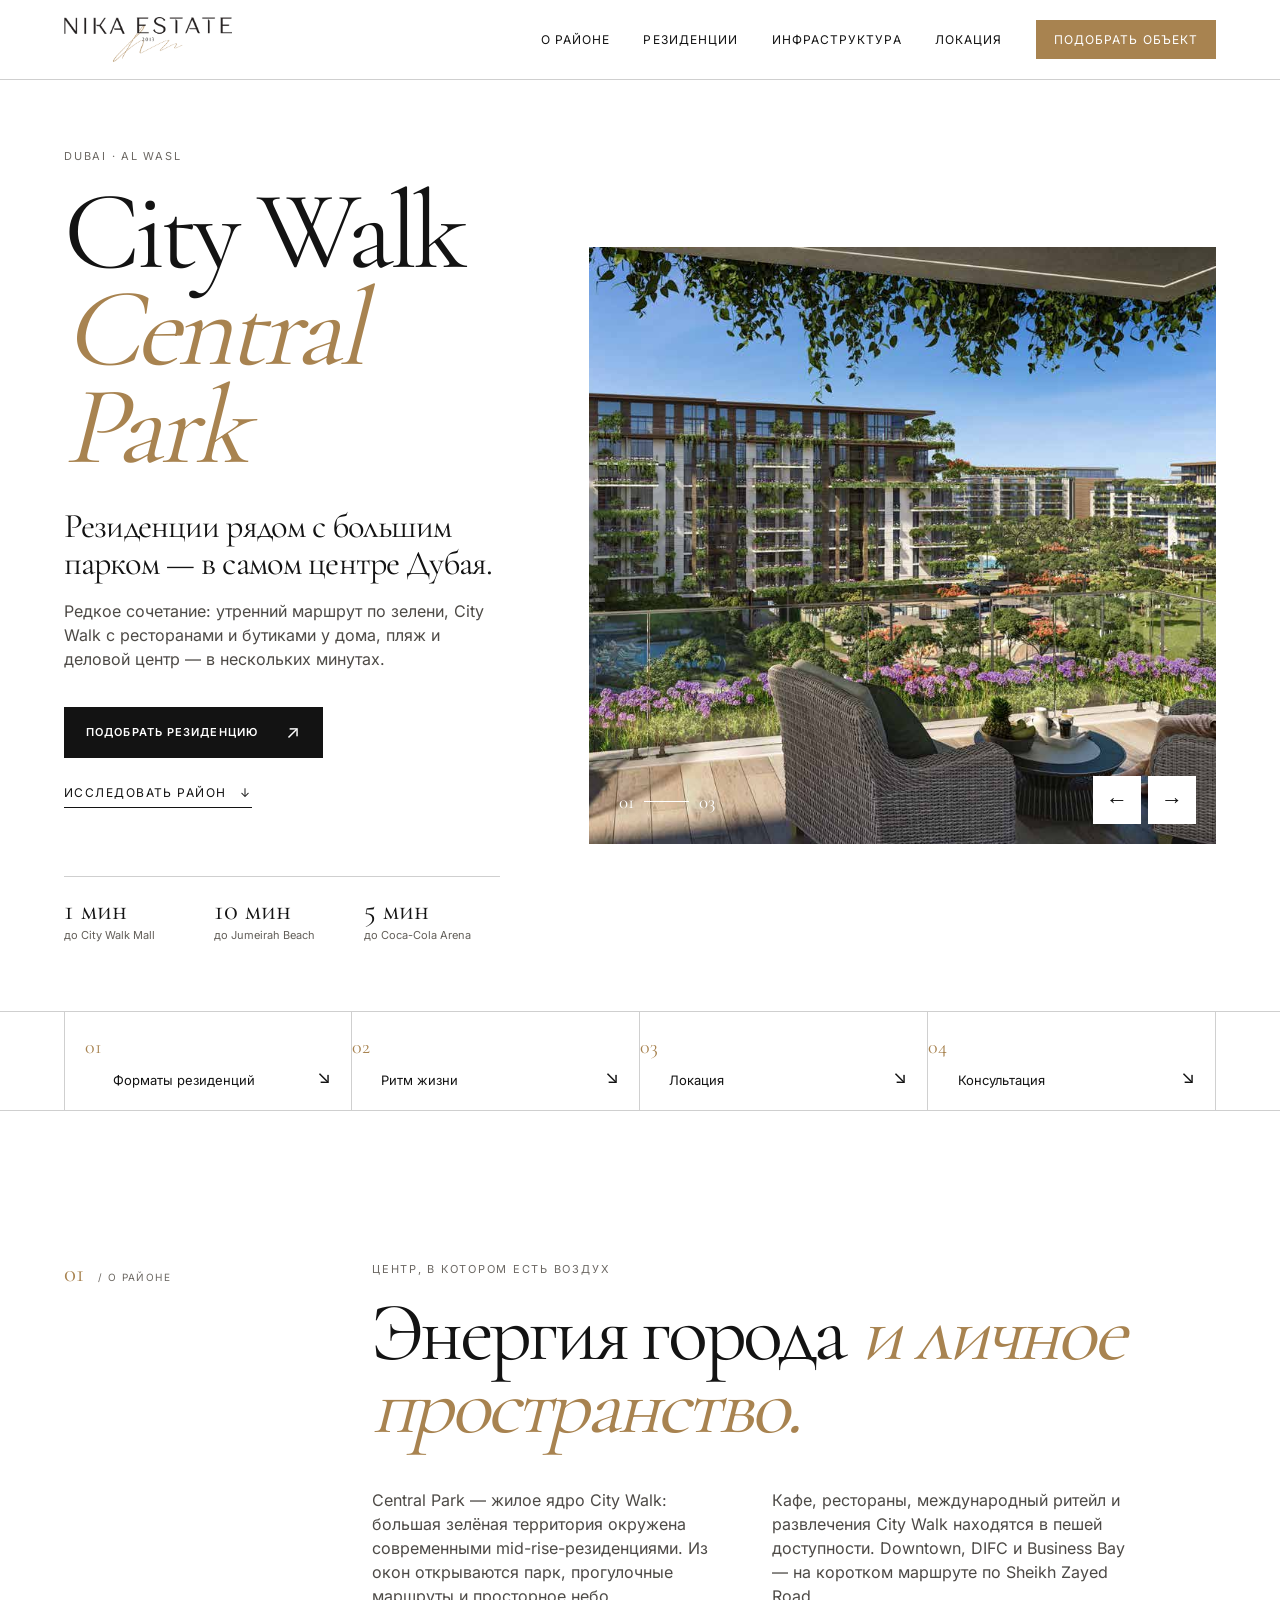
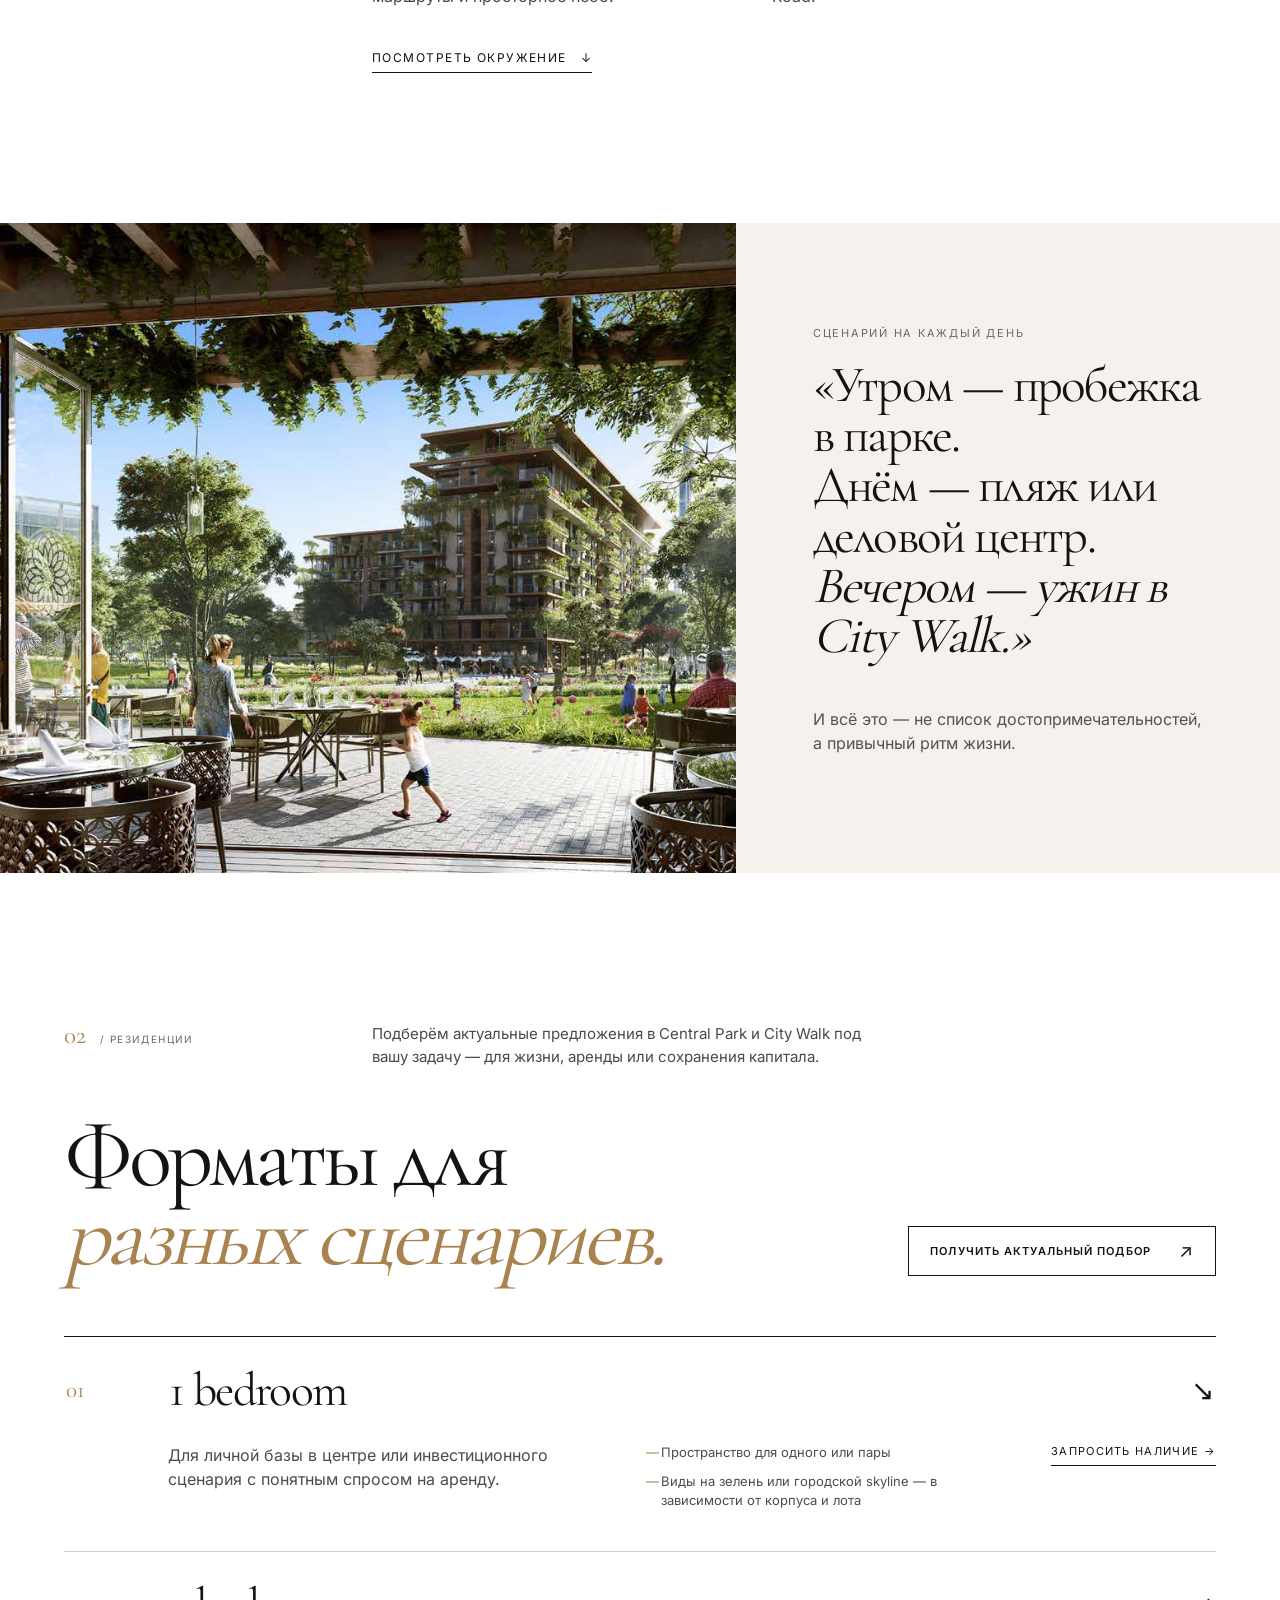
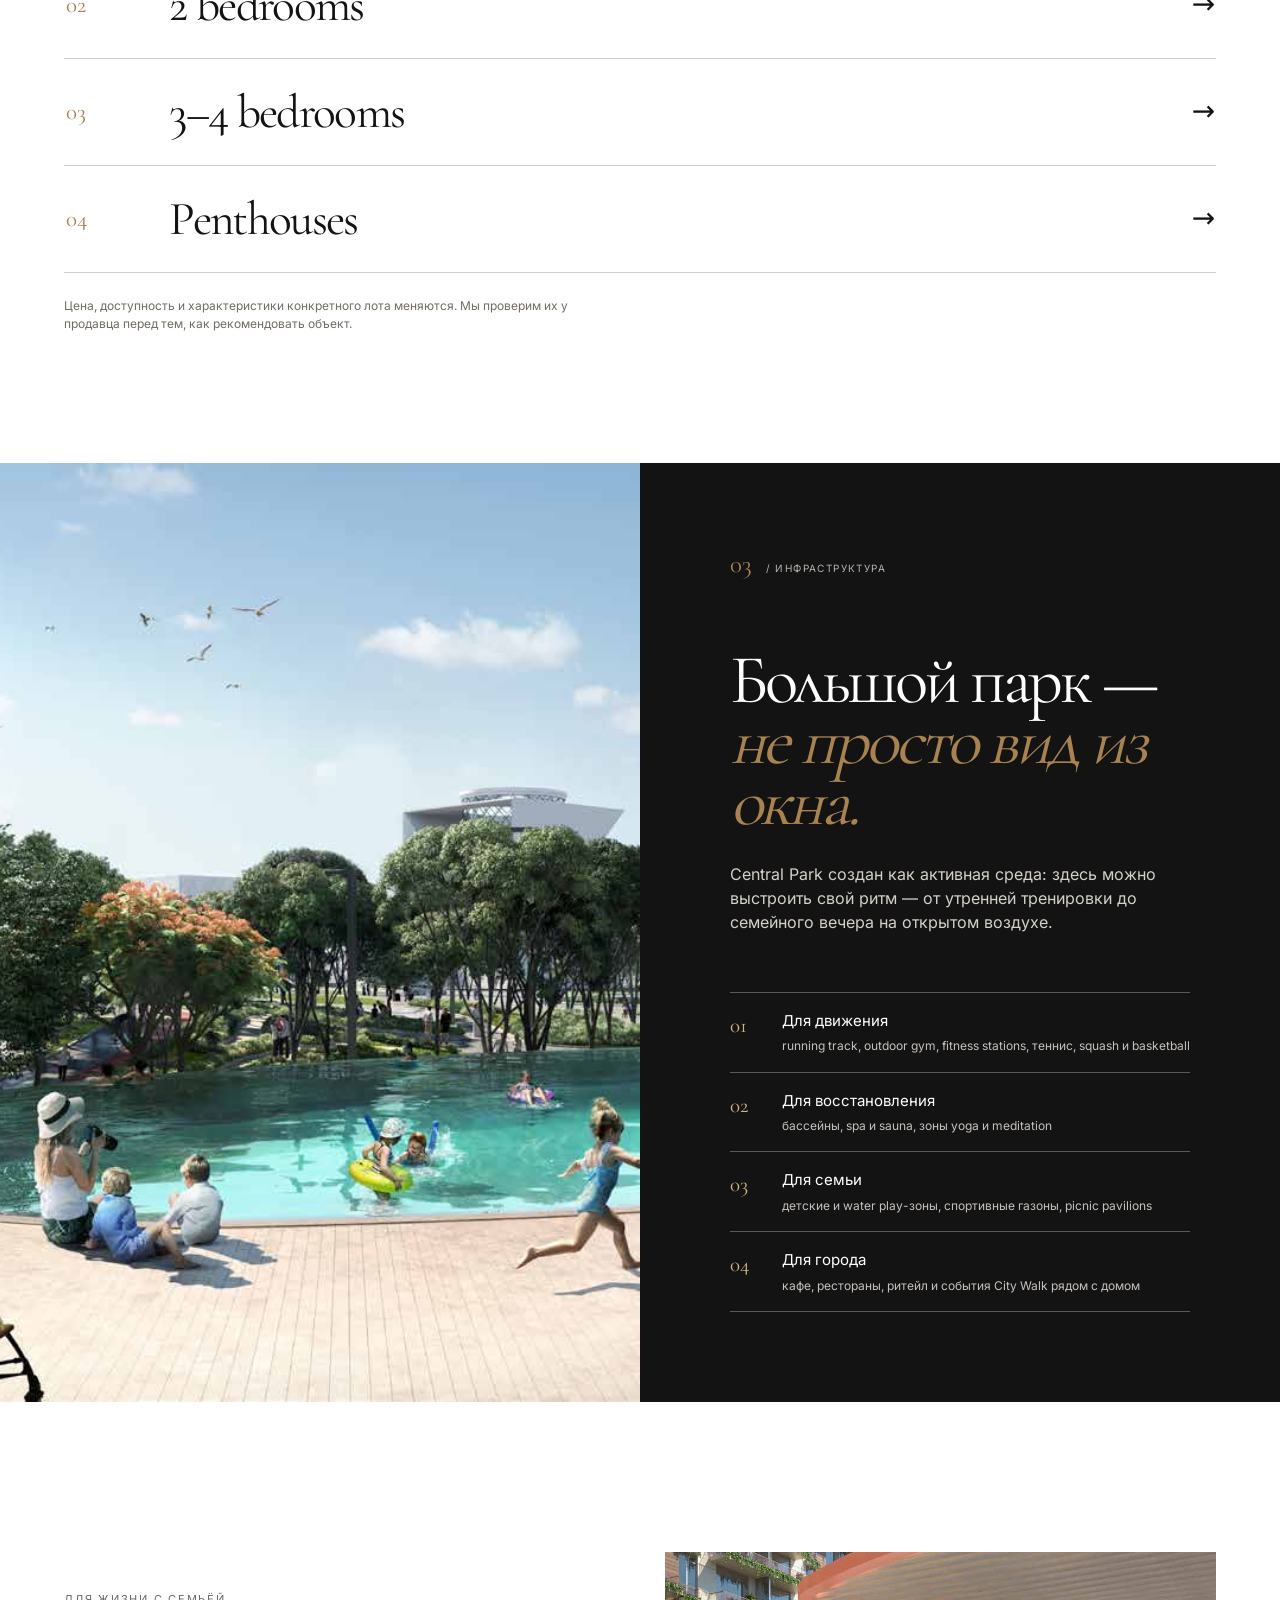
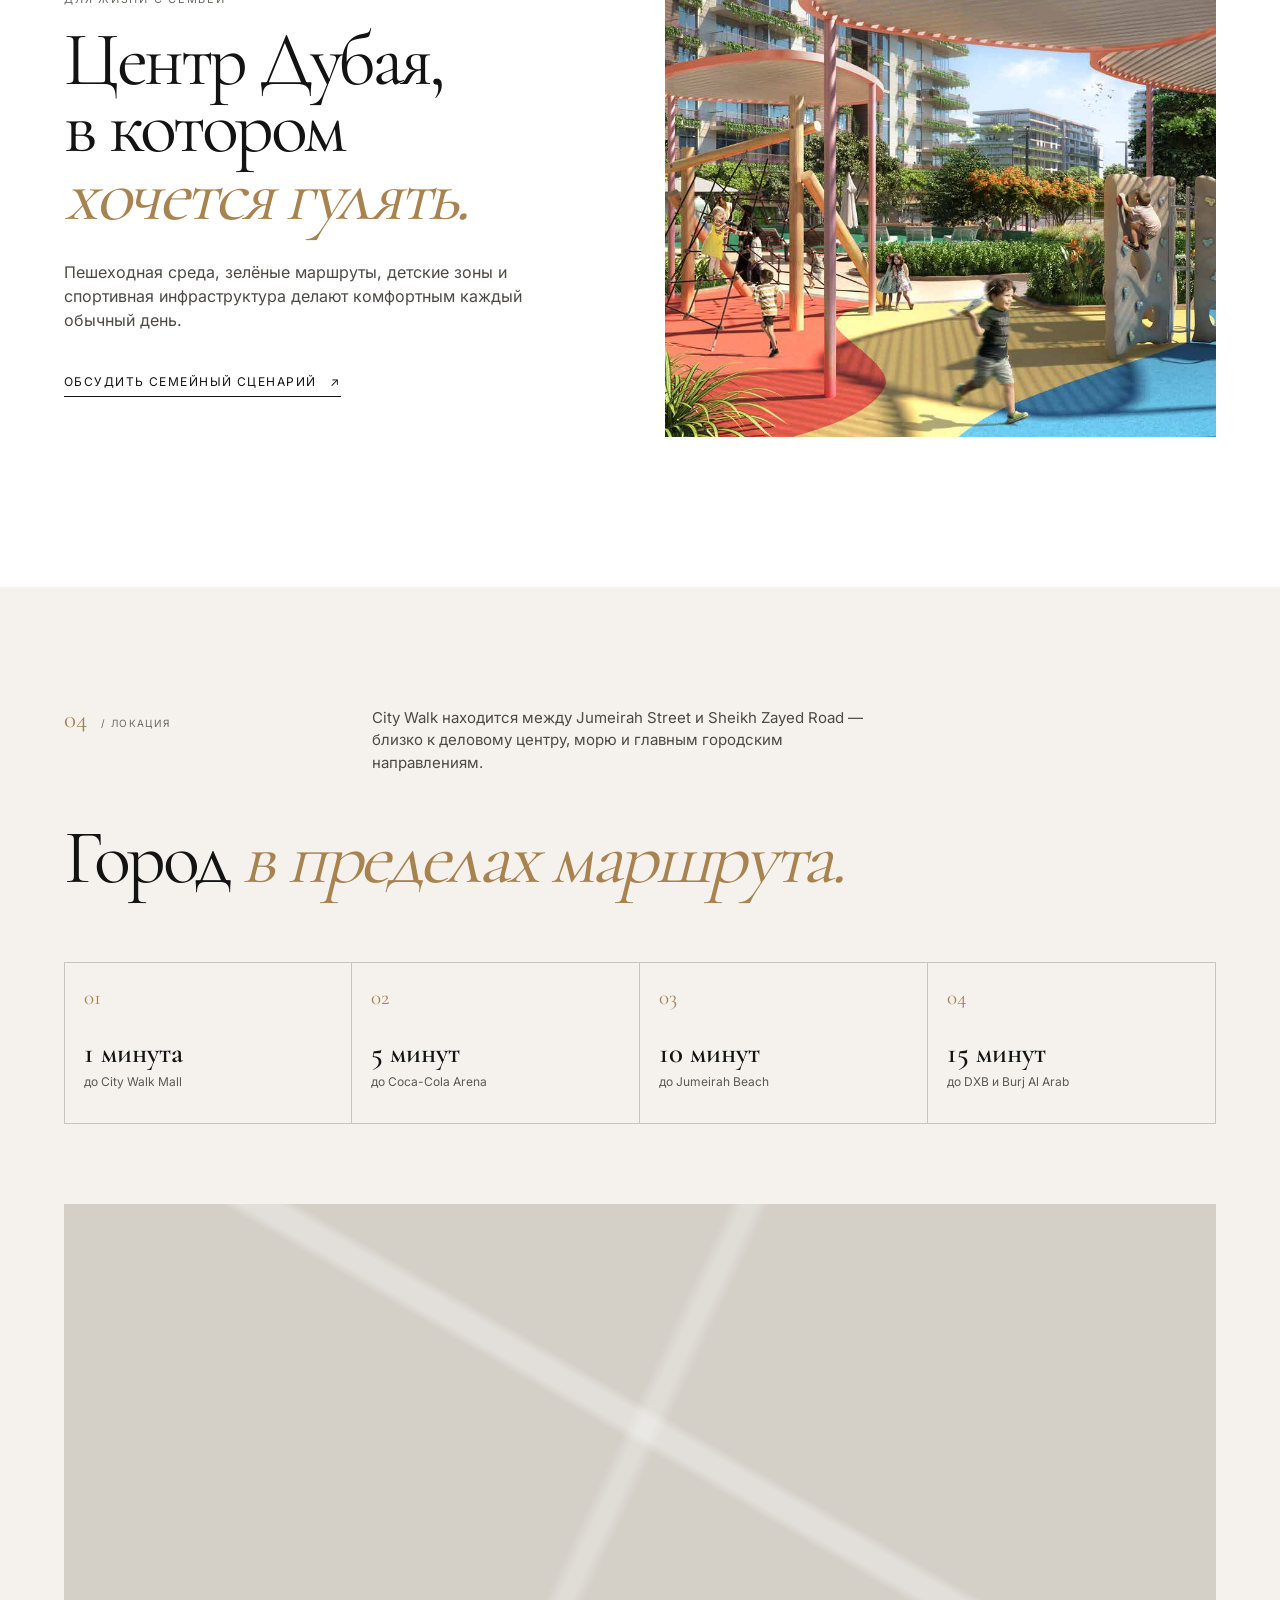
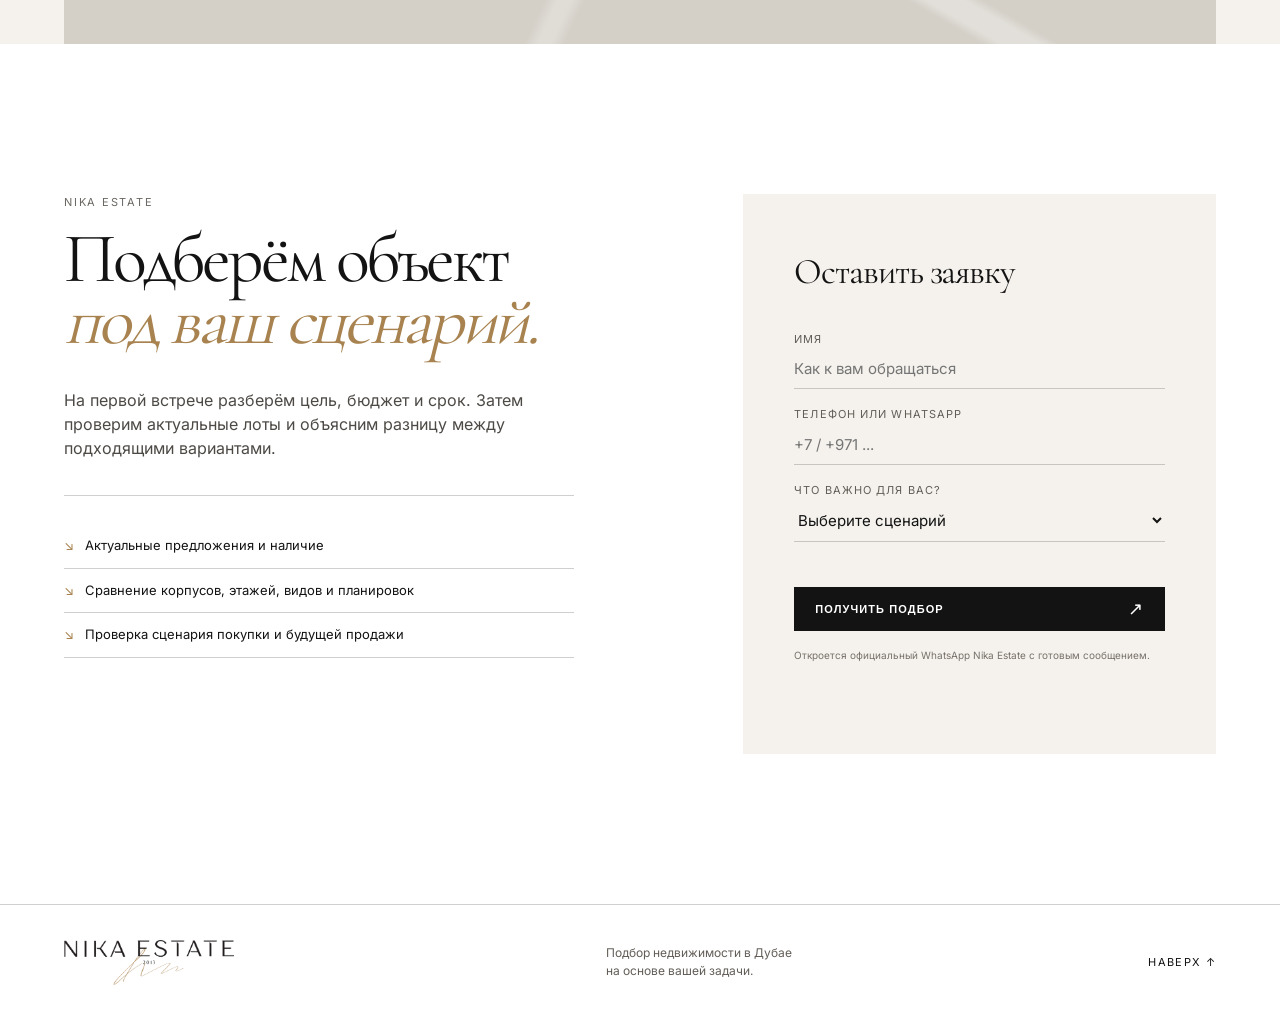
<file: index.html>
<!doctype html>
<html lang="ru">
<head>
  <meta charset="UTF-8" />
  <meta name="viewport" content="width=device-width, initial-scale=1.0" />
  <meta name="description" content="City Walk + Central Park — подбор резиденций в центре Дубая от Nika Estate." />
  <title>City Walk + Central Park — Nika Estate</title>
  <link rel="stylesheet" href="styles.css" />
</head>
<body>
  <a class="skip-link" href="#content">К содержанию</a>
  <header class="site-header">
    <a class="brand" href="#top" aria-label="Nika Estate — на главную"><img src="assets/logo-nika-estate.png" alt="Nika Estate" /></a>
    <button class="menu-toggle" type="button" aria-expanded="false" aria-controls="site-nav"><span></span><span></span><span class="sr-only">Открыть меню</span></button>
    <nav id="site-nav" class="site-nav" aria-label="Навигация по странице">
      <a href="#about">О районе</a><a href="#residences">Резиденции</a><a href="#lifestyle">Инфраструктура</a><a href="#location">Локация</a><a class="nav-cta" href="#request">Подобрать объект</a>
    </nav>
  </header>
  <main id="content">
    <section id="top" class="hero section-shell">
      <div class="hero-copy">
        <p class="eyebrow">Dubai · Al Wasl</p>
        <h1>City Walk<br /><em>Central Park</em></h1>
        <p class="hero-lead">Резиденции рядом с большим парком — в самом центре Дубая.</p>
        <p class="hero-text">Редкое сочетание: утренний маршрут по зелени, City Walk с ресторанами и бутиками у дома, пляж и деловой центр — в нескольких минутах.</p>
        <div class="hero-actions"><a class="button button-dark" href="#request">Подобрать резиденцию <span>↗</span></a><a class="text-link" href="#about">Исследовать район <span>↓</span></a></div>
        <dl class="hero-facts"><div><dt>1 мин</dt><dd>до City Walk Mall</dd></div><div><dt>10 мин</dt><dd>до Jumeirah Beach</dd></div><div><dt>5 мин</dt><dd>до Coca-Cola Arena</dd></div></dl>
      </div>
      <div class="hero-media" aria-label="Галерея Central Park">
        <figure class="hero-image is-active"><img src="assets/images/central-park-terrace.jpg" alt="Вид на зелёный Central Park с террасы" /></figure>
        <figure class="hero-image"><img src="assets/images/central-park-garden.jpg" alt="Зелёный сад между резиденциями Central Park" /></figure>
        <figure class="hero-image"><img src="assets/images/central-park-arrival.jpg" alt="Въезд в Central Park at City Walk" /></figure>
        <div class="image-counter"><span class="current-slide">01</span><i></i><span>03</span></div><div class="gallery-controls"><button class="gallery-button gallery-prev" type="button" aria-label="Предыдущее фото">←</button><button class="gallery-button gallery-next" type="button" aria-label="Следующее фото">→</button></div>
      </div>
    </section>
    <section class="quick-links" aria-label="Быстрая навигация"><a href="#residences"><span>01</span> Форматы резиденций <b>↘</b></a><a href="#lifestyle"><span>02</span> Ритм жизни <b>↘</b></a><a href="#location"><span>03</span> Локация <b>↘</b></a><a href="#request"><span>04</span> Консультация <b>↘</b></a></section>
    <section id="about" class="intro section-shell">
      <div class="section-index">01 <span>/ О районе</span></div>
      <div class="intro-content"><p class="eyebrow">Центр, в котором есть воздух</p><h2>Энергия города <em>и личное пространство.</em></h2><div class="intro-columns"><p>Central Park — жилое ядро City Walk: большая зелёная территория окружена современными mid-rise-резиденциями. Из окон открываются парк, прогулочные маршруты и просторное небо.</p><p>Кафе, рестораны, международный ритейл и развлечения City Walk находятся в пешей доступности. Downtown, DIFC и Business Bay — на коротком маршруте по Sheikh Zayed Road.</p></div><a class="text-link" href="#location">Посмотреть окружение <span>↓</span></a></div>
    </section>
    <section class="visual-quote section-shell"><div class="quote-image"><img src="assets/images/central-park-restaurant.jpg" alt="Ресторан с видом на парк в City Walk" /></div><div class="quote-copy"><p class="eyebrow">Сценарий на каждый день</p><blockquote>«Утром — пробежка в парке.<br />Днём — пляж или деловой центр.<br /><em>Вечером — ужин в City Walk.»</em></blockquote><p>И всё это — не список достопримечательностей, а привычный ритм жизни.</p></div></section>
    <section id="residences" class="residences section-shell">
      <div class="section-topline"><div class="section-index">02 <span>/ Резиденции</span></div><p>Подберём актуальные предложения в Central Park и City Walk под вашу задачу — для жизни, аренды или сохранения капитала.</p></div>
      <div class="residences-heading"><h2>Форматы для<br /><em>разных сценариев.</em></h2><a href="#request" class="button button-outline">Получить актуальный подбор <span>↗</span></a></div>
      <div class="residence-list">
        <article class="residence-card open"><button class="residence-toggle" type="button" aria-expanded="true"><span class="residence-number">01</span><span class="residence-name">1 bedroom</span><span class="residence-arrow">↘</span></button><div class="residence-details"><p>Для личной базы в центре или инвестиционного сценария с понятным спросом на аренду.</p><ul><li>Пространство для одного или пары</li><li>Виды на зелень или городской skyline — в зависимости от корпуса и лота</li></ul><a href="#request">Запросить наличие →</a></div></article>
        <article class="residence-card"><button class="residence-toggle" type="button" aria-expanded="false"><span class="residence-number">02</span><span class="residence-name">2 bedrooms</span><span class="residence-arrow">↘</span></button><div class="residence-details"><p>Гибкий формат для жизни в центре, семейного использования или аренды для пары с ребёнком.</p><ul><li>Больше сценариев для гостевой или кабинета</li><li>Уточняем конкретные площади, этаж и вид до бронирования</li></ul><a href="#request">Запросить наличие →</a></div></article>
        <article class="residence-card"><button class="residence-toggle" type="button" aria-expanded="false"><span class="residence-number">03</span><span class="residence-name">3–4 bedrooms</span><span class="residence-arrow">↘</span></button><div class="residence-details"><p>Семейные резиденции с парком, детскими пространствами и инфраструктурой City Walk в ежедневной доступности.</p><ul><li>Парк и прогулочная среда рядом с домом</li><li>Премиальные планировки в актуальном предложении рынка</li></ul><a href="#request">Запросить наличие →</a></div></article>
        <article class="residence-card"><button class="residence-toggle" type="button" aria-expanded="false"><span class="residence-number">04</span><span class="residence-name">Penthouses</span><span class="residence-arrow">↘</span></button><div class="residence-details"><p>Редкие крупные форматы для тех, кто ищет приватность, масштаб и открытые виды в центральной локации.</p><ul><li>Ограниченное предложение</li><li>Подбор и проверка лота — индивидуально</li></ul><a href="#request">Обсудить запрос →</a></div></article>
      </div><p class="availability-note">Цена, доступность и характеристики конкретного лота меняются. Мы проверим их у продавца перед тем, как рекомендовать объект.</p>
    </section>
    <section id="lifestyle" class="lifestyle"><div class="lifestyle-image"><img src="assets/images/central-park-pool.jpg" alt="Бассейн и зелёная территория Central Park" /></div><div class="lifestyle-panel"><div class="section-index">03 <span>/ Инфраструктура</span></div><h2>Большой парк —<br /><em>не просто вид из окна.</em></h2><p>Central Park создан как активная среда: здесь можно выстроить свой ритм — от утренней тренировки до семейного вечера на открытом воздухе.</p><div class="amenity-grid"><div><span>01</span><b>Для движения</b><p>running track, outdoor gym, fitness stations, теннис, squash и basketball</p></div><div><span>02</span><b>Для восстановления</b><p>бассейны, spa и sauna, зоны yoga и meditation</p></div><div><span>03</span><b>Для семьи</b><p>детские и water play-зоны, спортивные газоны, picnic pavilions</p></div><div><span>04</span><b>Для города</b><p>кафе, рестораны, ритейл и события City Walk рядом с домом</p></div></div></div></section>
    <section class="family section-shell"><div class="family-copy"><p class="eyebrow">Для жизни с семьёй</p><h2>Центр Дубая,<br />в котором <em>хочется гулять.</em></h2><p>Пешеходная среда, зелёные маршруты, детские зоны и спортивная инфраструктура делают комфортным каждый обычный день.</p><a class="text-link" href="#request">Обсудить семейный сценарий <span>↗</span></a></div><div class="family-image"><img src="assets/images/central-park-play.jpg" alt="Детская игровая зона в Central Park" /></div></section>
    <section id="location" class="location section-shell"><div class="section-topline"><div class="section-index">04 <span>/ Локация</span></div><p>City Walk находится между Jumeirah Street и Sheikh Zayed Road — близко к деловому центру, морю и главным городским направлениям.</p></div><div class="location-title"><h2>Город <em>в пределах маршрута.</em></h2></div><div class="journey-grid"><article><span>01</span><strong>1 минута</strong><p>до City Walk Mall</p></article><article><span>02</span><strong>5 минут</strong><p>до Coca-Cola Arena</p></article><article><span>03</span><strong>10 минут</strong><p>до Jumeirah Beach</p></article><article><span>04</span><strong>15 минут</strong><p>до DXB и Burj Al Arab</p></article></div><div class="location-map"><iframe title="Central Park at City Walk на Google Maps" src="https://www.google.com/maps?q=Central+Park+City+Walk+Dubai&amp;output=embed" loading="lazy" referrerpolicy="no-referrer-when-downgrade" allowfullscreen></iframe></div></section>
    <section class="consultation section-shell" id="request"><div class="consultation-intro"><p class="eyebrow">Nika Estate</p><h2>Подберём объект<br /><em>под ваш сценарий.</em></h2><p>На первой встрече разберём цель, бюджет и срок. Затем проверим актуальные лоты и объясним разницу между подходящими вариантами.</p><ul class="consultation-list"><li>Актуальные предложения и наличие</li><li>Сравнение корпусов, этажей, видов и планировок</li><li>Проверка сценария покупки и будущей продажи</li></ul></div><form class="request-form" data-offer-name="Подбор резиденций City Walk + Central Park" novalidate><p class="form-label">Оставить заявку</p><label>Имя<input name="name" type="text" autocomplete="name" placeholder="Как к вам обращаться" required /></label><label>Телефон или WhatsApp<input name="contact" type="text" autocomplete="tel" placeholder="+7 / +971 ..." required /></label><label>Что важно для вас?<select name="goal"><option value="">Выберите сценарий</option><option>Для жизни</option><option>Для аренды</option><option>Инвестиция / перепродажа</option><option>Нужна консультация</option></select></label><button class="button button-dark form-submit" type="submit">Получить подбор <span>↗</span></button><p class="form-note">Откроется официальный WhatsApp Nika Estate с готовым сообщением.</p><p class="form-success" aria-live="polite"></p></form></section>
  </main>
  <footer class="site-footer"><img src="assets/logo-nika-estate.png" alt="Nika Estate" /><p>Подбор недвижимости в Дубае<br />на основе вашей задачи.</p><a href="#top">Наверх ↑</a></footer><a class="mobile-request" href="#request"><span>Подобрать резиденцию</span><b>↗</b></a><script src="script.js"></script>
  <script src="assets/scripts/lead-capture.js" data-endpoint="https://script.google.com/macros/s/AKfycbwioz7fVEzsnDXOz5EOG5f7Db1detqxZYDZF1T8OqyU2DAeUW-_P5envHK6vwCtcNKAbg/exec" data-landing-name="City Walk + Central Park" data-offer-name="Подбор резиденций City Walk + Central Park"></script>
</body>
</html>
</file>
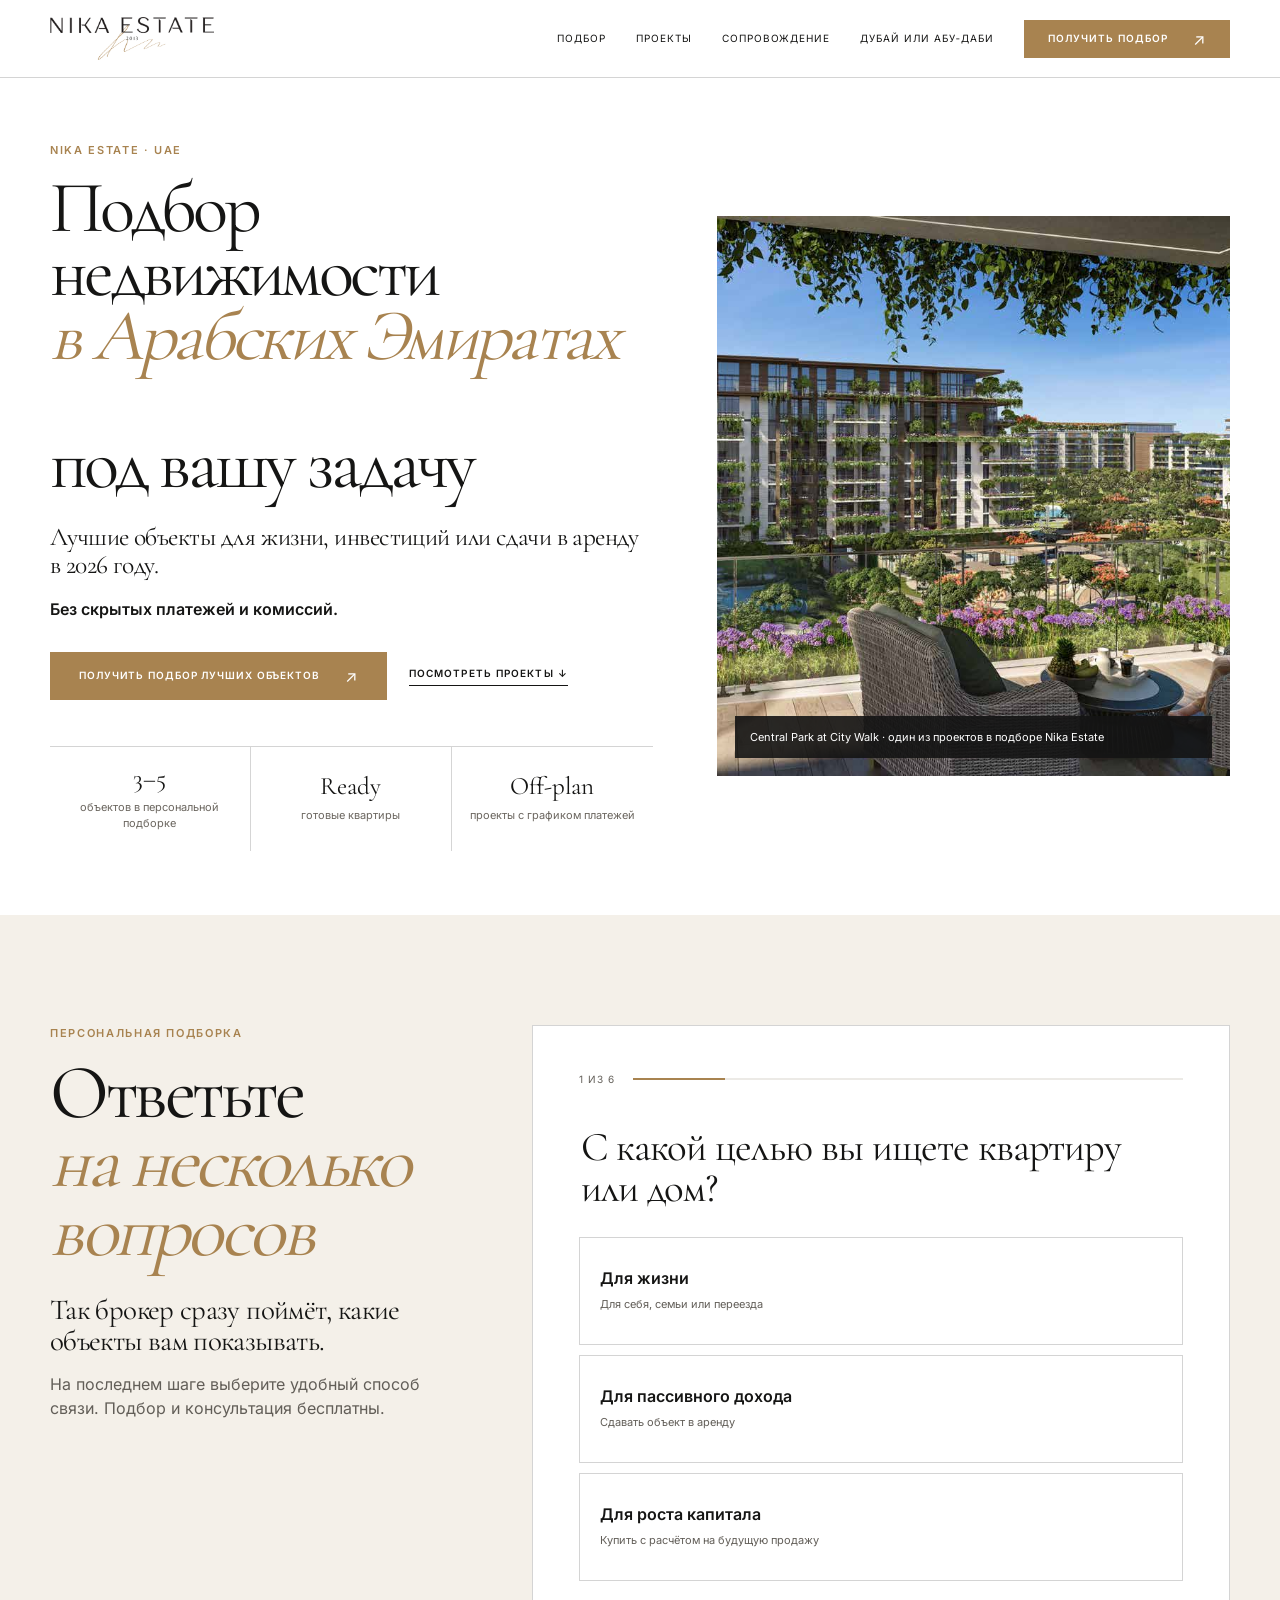
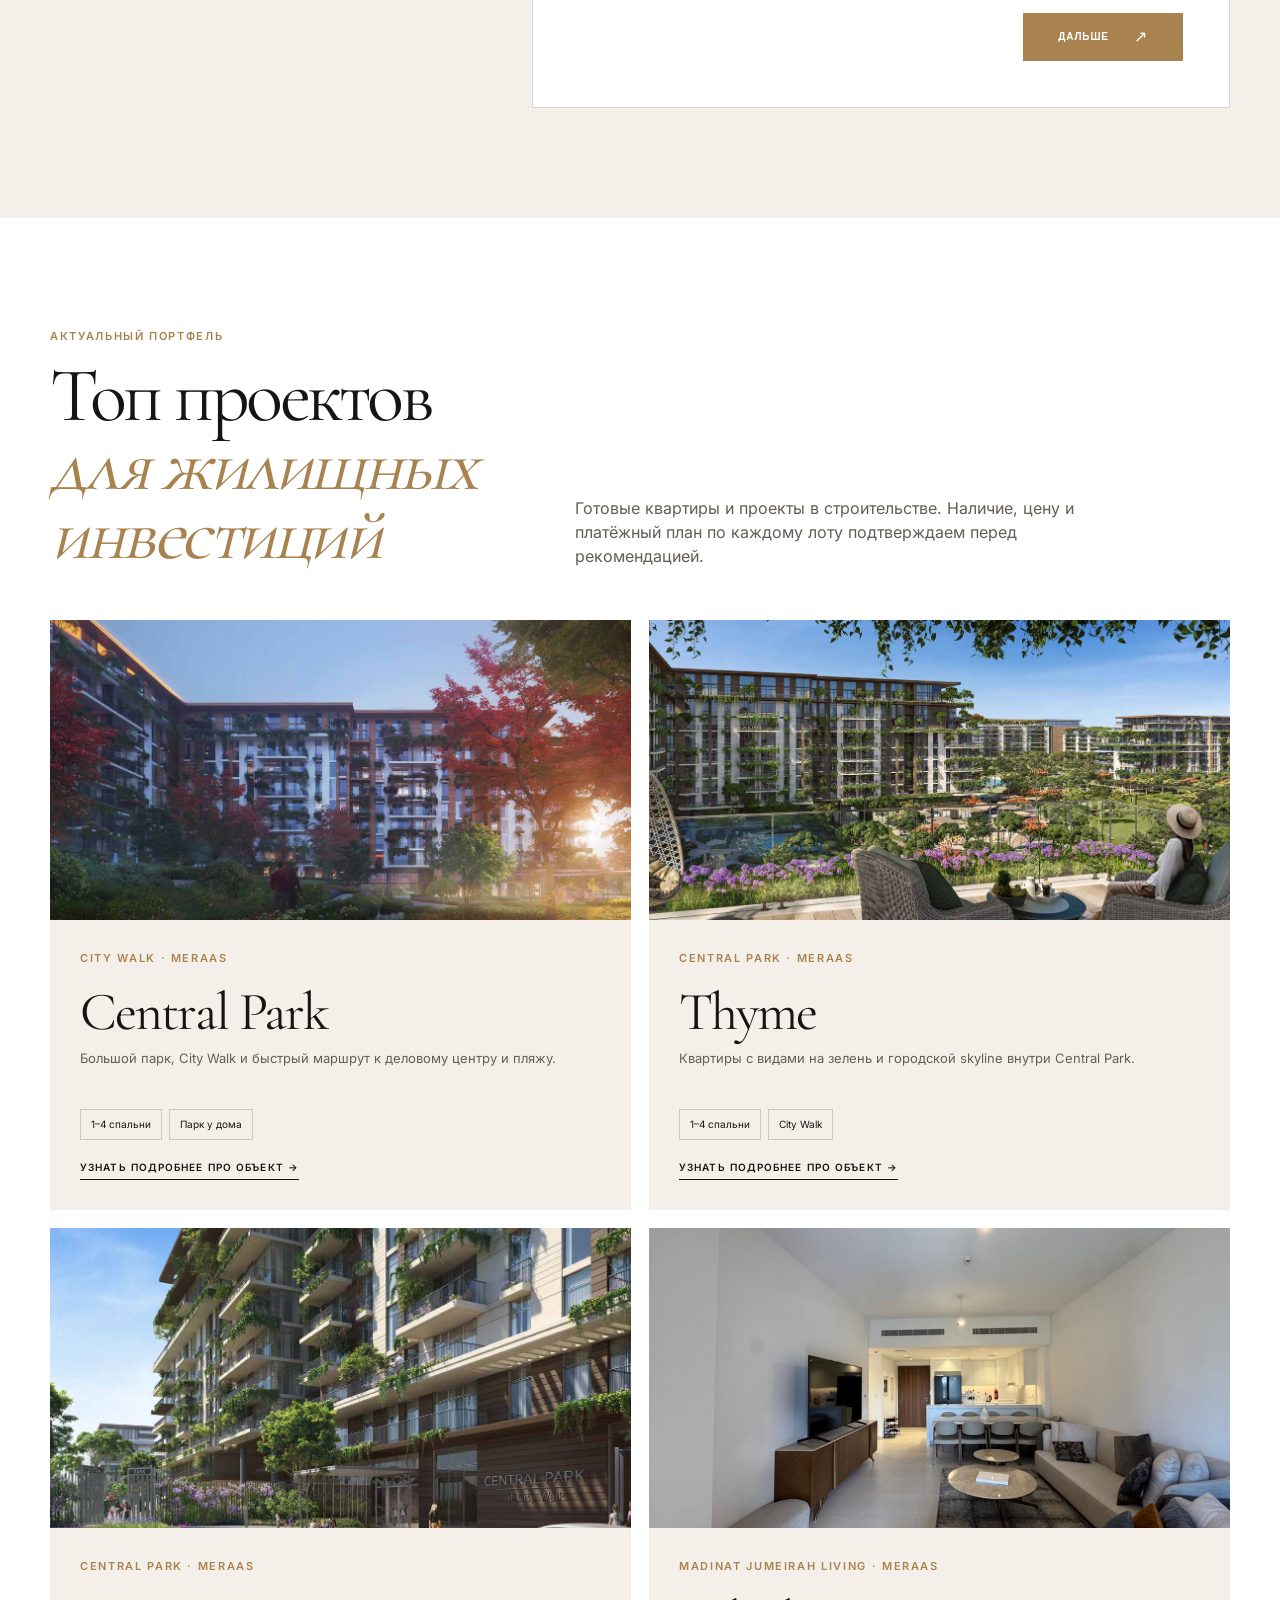
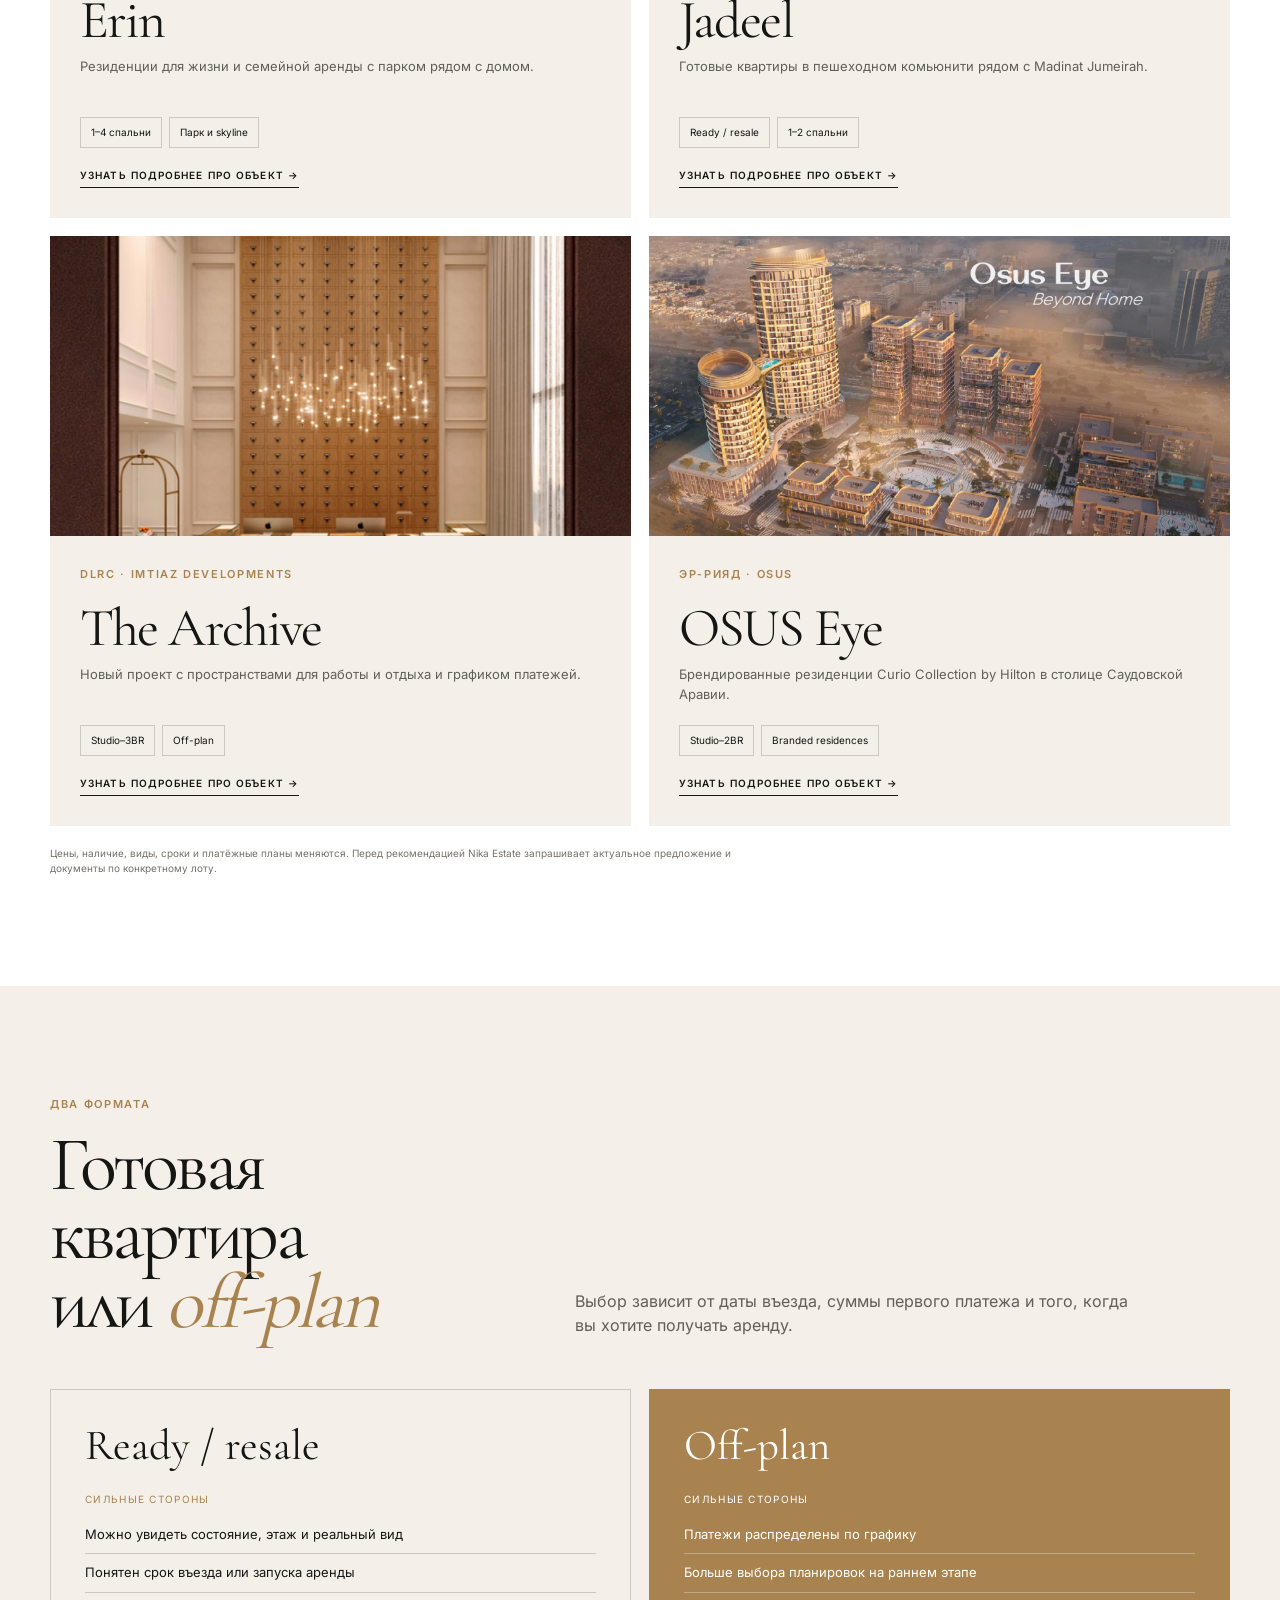
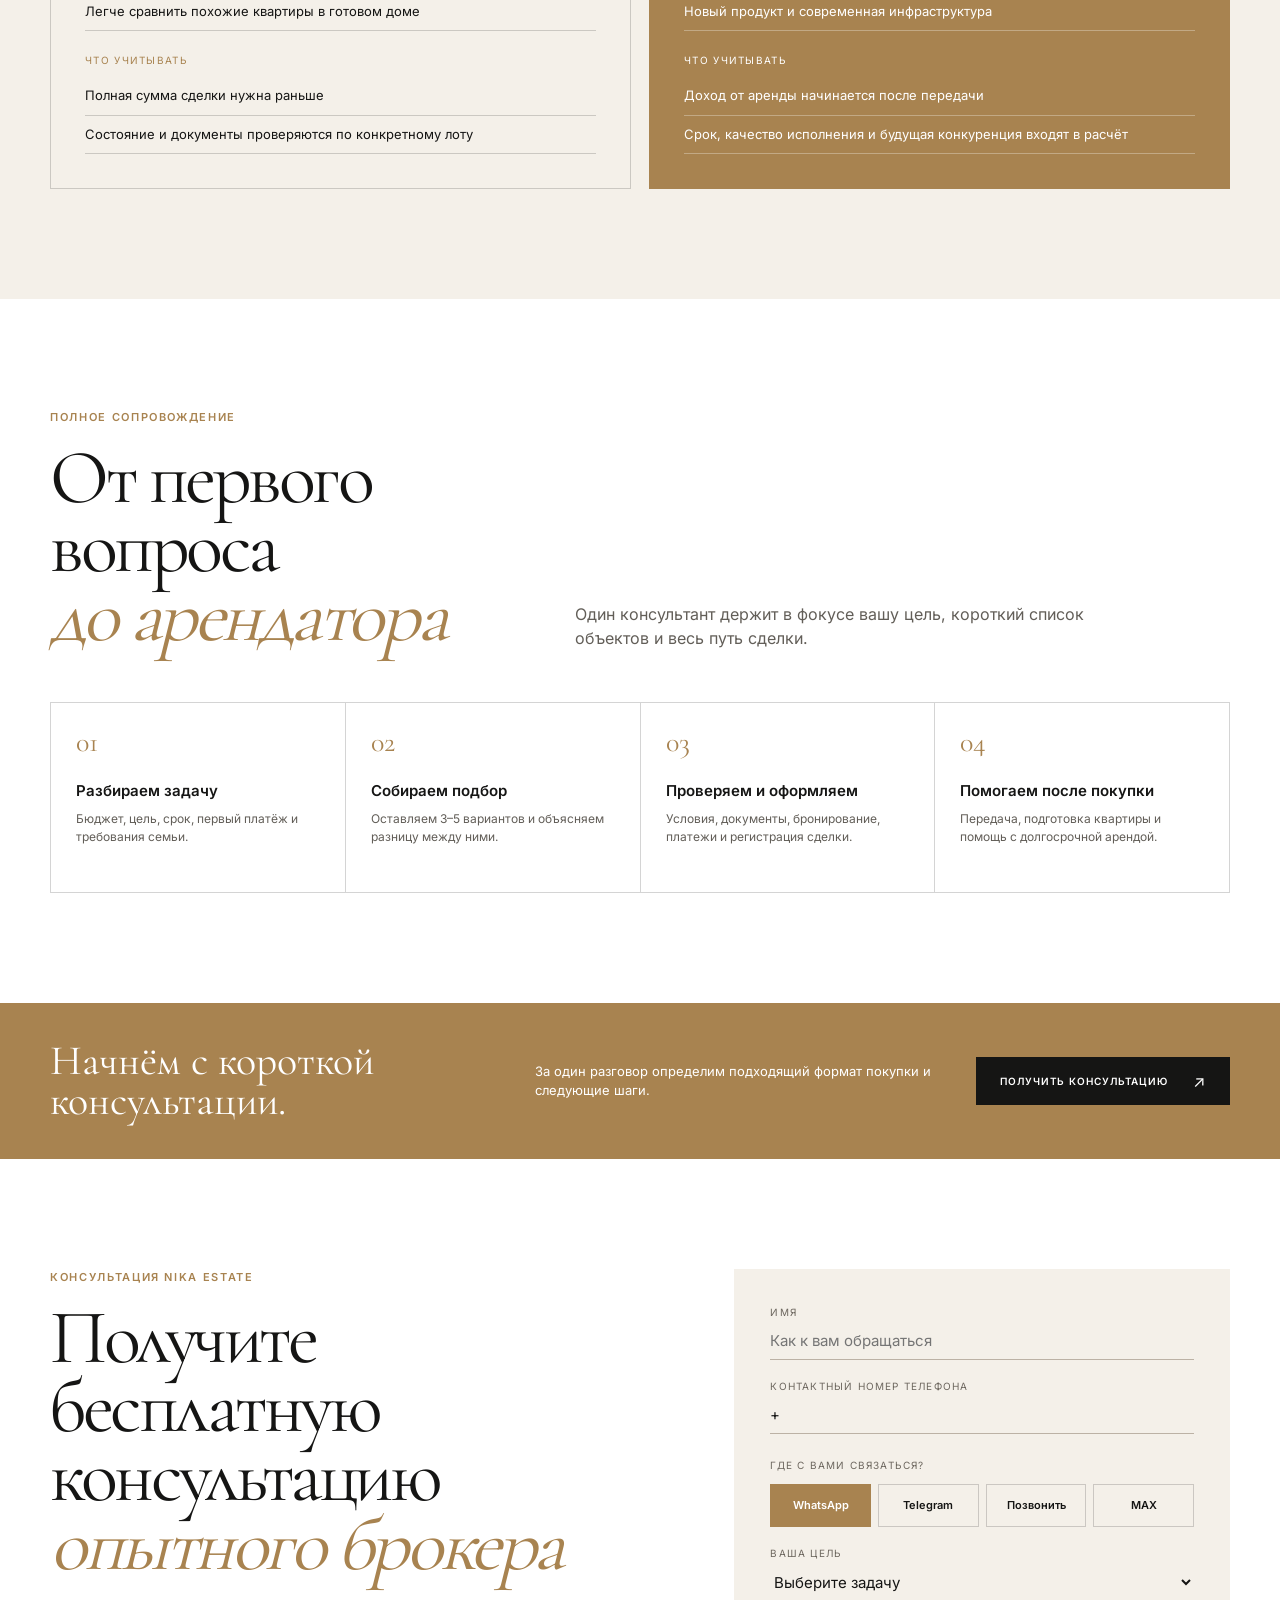
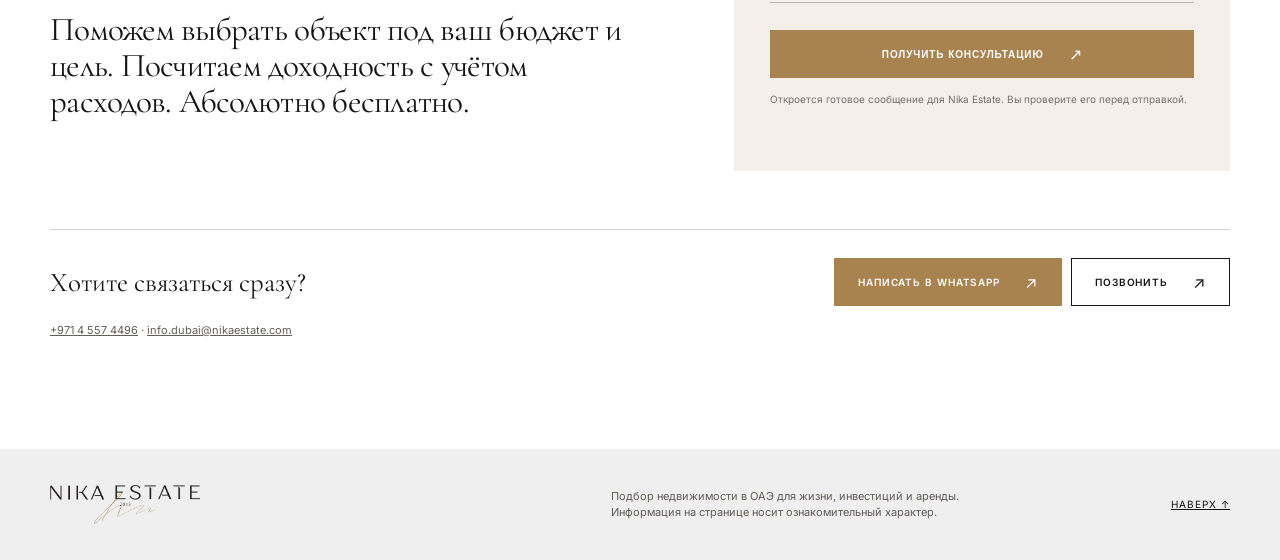
<file: dubai/index.html>
<!doctype html>
<html lang="ru">
<head>
  <meta charset="utf-8">
  <meta name="viewport" content="width=device-width,initial-scale=1">
  <meta name="description" content="Подбор недвижимости в Арабских Эмиратах для жизни, инвестиций и аренды. Персональная подборка и консультация Nika Estate.">
  <title>Подбор недвижимости в ОАЭ — Nika Estate</title>
  <link rel="stylesheet" href="../assets/styles/site.css">
</head>
<body class="with-mobile-cta dubai-page">
  <a class="skip" href="#content">К содержанию</a>
  <header class="site-header"><div class="shell header-inner">
    <a class="brand" href="../" aria-label="Nika Estate"><img src="../assets/logo-nika-estate.png" alt="Nika Estate"></a>
    <nav class="site-nav" aria-label="Навигация"><a href="#quiz">Подбор</a><a href="#projects">Проекты</a><a href="#service">Сопровождение</a><a href="../uae/">Дубай или Абу‑Даби</a><a class="button gold" href="#quiz">Получить подбор</a></nav>
    <button class="menu" type="button" aria-label="Открыть меню" aria-expanded="false"><i></i></button>
  </div></header>

  <main id="content">
    <section class="hero shell" id="top">
      <div class="hero-copy">
        <p class="eyebrow">Nika Estate · UAE</p>
        <h1>Подбор недвижимости<br><em>в Арабских Эмиратах</em><br>под вашу задачу</h1>
        <p class="lead">Лучшие объекты для жизни, инвестиций или сдачи в аренду в 2026 году.</p>
        <p class="hero-assurance">Без скрытых платежей и комиссий.</p>
        <div class="hero-actions"><a class="button gold" href="#quiz">Получить подбор лучших объектов</a><a class="text-link" href="#projects">Посмотреть проекты ↓</a></div>
        <div class="hero-proof"><div><b>3–5</b><span>объектов в персональной подборке</span></div><div><b>Ready</b><span>готовые квартиры</span></div><div><b>Off-plan</b><span>проекты с графиком платежей</span></div></div>
      </div>
      <div class="hero-media"><img src="../assets/images/central-park-terrace.jpg" alt="Резиденции Central Park at City Walk"><div class="caption">Central Park at City Walk · один из проектов в подборе Nika Estate</div></div>
    </section>

    <section class="section warm quiz-section" id="quiz"><div class="shell quiz-shell">
      <div class="quiz-intro">
        <p class="eyebrow">Персональная подборка</p>
        <h2 class="display">Ответьте<br><em>на несколько вопросов</em></h2>
        <p class="lead">Так брокер сразу поймёт, какие объекты вам показывать.</p>
        <p class="muted">На последнем шаге выберите удобный способ связи. Подбор и консультация бесплатны.</p>
      </div>

      <form class="quiz-form" data-quiz-form data-offer-name="Персональный подбор лучших объектов в ОАЭ" novalidate>
        <div class="quiz-progress" aria-label="Прогресс квиза"><span data-quiz-counter>1 из 6</span><div><i data-quiz-progress></i></div></div>

        <fieldset class="quiz-step" data-quiz-step>
          <legend>С какой целью вы ищете квартиру или дом?</legend>
          <div class="quiz-options three-options">
            <label class="quiz-option"><input type="radio" name="quiz_goal" value="Для жизни" required><span><b>Для жизни</b><small>Для себя, семьи или переезда</small></span></label>
            <label class="quiz-option"><input type="radio" name="quiz_goal" value="Пассивный доход от аренды" required><span><b>Для пассивного дохода</b><small>Сдавать объект в аренду</small></span></label>
            <label class="quiz-option"><input type="radio" name="quiz_goal" value="Рост капитала" required><span><b>Для роста капитала</b><small>Купить с расчётом на будущую продажу</small></span></label>
          </div>
          <div class="quiz-actions"><span></span><button class="button gold" type="button" data-quiz-next>Дальше</button></div>
        </fieldset>

        <fieldset class="quiz-step" data-quiz-step hidden>
          <legend>Ваш бюджет на первый платёж</legend>
          <p class="quiz-hint">Сумма бронирования, первого взноса и обязательных платежей по сделке.</p>
          <div class="quiz-options">
            <label class="quiz-option"><input type="radio" name="quiz_budget" value="$40–75 тыс." required><span><b>$40–75 тыс.</b><small>Стартовый бюджет для отдельных off-plan проектов</small></span></label>
            <label class="quiz-option"><input type="radio" name="quiz_budget" value="$75–150 тыс." required><span><b>$75–150 тыс.</b><small>Больше районов и форматов квартир</small></span></label>
            <label class="quiz-option"><input type="radio" name="quiz_budget" value="$150–300 тыс." required><span><b>$150–300 тыс.</b><small>Премиальные проекты и крупные планировки</small></span></label>
            <label class="quiz-option"><input type="radio" name="quiz_budget" value="От $300 тыс." required><span><b>От $300 тыс.</b><small>Готовые объекты, виллы и премиальные лоты</small></span></label>
          </div>
          <div class="quiz-actions"><button class="text-button" type="button" data-quiz-back>← Назад</button><button class="button gold" type="button" data-quiz-next>Дальше</button></div>
        </fieldset>

        <fieldset class="quiz-step" data-quiz-step hidden>
          <legend>В каком регионе вы ищете объект?</legend>
          <div class="quiz-options">
            <label class="quiz-option"><input type="radio" name="quiz_region" value="Дубай" required><span><b>Дубай</b><small>Большой выбор готовых и строящихся объектов</small></span></label>
            <label class="quiz-option"><input type="radio" name="quiz_region" value="Абу‑Даби" required><span><b>Абу‑Даби</b><small>Столица, островные районы и спокойный ритм</small></span></label>
            <label class="quiz-option"><input type="radio" name="quiz_region" value="Саудовская Аравия" required><span><b>Саудовская Аравия</b><small>Отдельная стратегия и проекты Эр‑Рияда</small></span></label>
            <label class="quiz-option"><input type="radio" name="quiz_region" value="Открыт к сравнению" required><span><b>Пока открыт к вариантам</b><small>Хочу сравнить рынки под свою цель</small></span></label>
          </div>
          <div class="quiz-actions"><button class="text-button" type="button" data-quiz-back>← Назад</button><button class="button gold" type="button" data-quiz-next>Дальше</button></div>
        </fieldset>

        <fieldset class="quiz-step" data-quiz-step hidden>
          <legend>Какой формат объекта рассматриваете?</legend>
          <div class="quiz-options">
            <label class="quiz-option"><input type="radio" name="quiz_type" value="Квартира" required><span><b>Квартира</b><small>Студия или несколько спален</small></span></label>
            <label class="quiz-option"><input type="radio" name="quiz_type" value="Вилла" required><span><b>Вилла</b><small>Отдельный дом для жизни или аренды</small></span></label>
            <label class="quiz-option"><input type="radio" name="quiz_type" value="Таунхаус" required><span><b>Таунхаус</b><small>Дом в семейном комьюнити</small></span></label>
            <label class="quiz-option"><input type="radio" name="quiz_type" value="Открыт к разным форматам" required><span><b>Пока сравниваю</b><small>Формат зависит от бюджета и задачи</small></span></label>
          </div>
          <div class="quiz-actions"><button class="text-button" type="button" data-quiz-back>← Назад</button><button class="button gold" type="button" data-quiz-next>Дальше</button></div>
        </fieldset>

        <fieldset class="quiz-step" data-quiz-step hidden>
          <legend>Когда планируете покупку?</legend>
          <div class="quiz-options">
            <label class="quiz-option"><input type="radio" name="quiz_timing" value="В ближайшие 3 месяца" required><span><b>В ближайшие 3 месяца</b><small>Готов выбирать и выходить на сделку</small></span></label>
            <label class="quiz-option"><input type="radio" name="quiz_timing" value="Через 3–6 месяцев" required><span><b>Через 3–6 месяцев</b><small>Хочу заранее разобраться в вариантах</small></span></label>
            <label class="quiz-option"><input type="radio" name="quiz_timing" value="В течение года" required><span><b>В течение года</b><small>Собираю план покупки</small></span></label>
            <label class="quiz-option"><input type="radio" name="quiz_timing" value="Пока изучаю рынок" required><span><b>Пока изучаю рынок</b><small>Нужна понятная точка старта</small></span></label>
          </div>
          <div class="quiz-actions"><button class="text-button" type="button" data-quiz-back>← Назад</button><button class="button gold" type="button" data-quiz-next>Дальше</button></div>
        </fieldset>

        <fieldset class="quiz-step quiz-contact-step" data-quiz-step hidden>
          <legend>Куда направить подборку?</legend>
          <div class="field-grid">
            <label>Имя<input name="name" required autocomplete="name" placeholder="Как к вам обращаться"></label>
            <label>Номер телефона<input name="phone" type="tel" inputmode="tel" autocomplete="tel" value="+" pattern="^\+[0-9 ()-]{7,}$" title="Введите номер вместе с кодом страны" required data-phone></label>
          </div>
          <div class="messenger-field" data-messenger-field>
            <span class="field-label">Где с вами связаться?</span>
            <div class="messenger-options">
              <label><input type="radio" name="messenger" value="WhatsApp" checked><span>WhatsApp</span></label>
              <label><input type="radio" name="messenger" value="Telegram"><span>Telegram</span></label>
              <label><input type="radio" name="messenger" value="Телефон"><span>Позвонить</span></label>
              <label><input type="radio" name="messenger" value="MAX"><span>MAX</span></label>
            </div>
          </div>
          <label class="telegram-field" data-telegram-field hidden>Ник в Telegram<input name="telegram" autocomplete="off" placeholder="@username" pattern="^@?[A-Za-z0-9_]{5,32}$" title="Укажите ник в Telegram"></label>
          <div class="quiz-actions"><button class="text-button" type="button" data-quiz-back>← Назад</button><button class="button gold" type="submit">Получить подбор лучших объектов</button></div>
          <p class="form-note">Ответы соберутся в готовое сообщение для Nika Estate. Отправка остаётся под вашим контролем.</p>
          <p class="form-status" aria-live="polite" data-form-status></p>
        </fieldset>
      </form>
    </div></section>

    <section class="section" id="projects"><div class="shell">
      <div class="section-head projects-heading"><div><p class="eyebrow">Актуальный портфель</p><h2 class="display">Топ проектов<br><em>для жилищных инвестиций</em></h2></div><p class="muted">Готовые квартиры и проекты в строительстве. Наличие, цену и платёжный план по каждому лоту подтверждаем перед рекомендацией.</p></div>
      <div class="project-grid">
        <article class="project-card"><div class="project-card-photo"><img src="../assets/images/central-park-garden.jpg" alt="Central Park at City Walk"></div><div class="project-card-copy"><p class="eyebrow">City Walk · Meraas</p><h3>Central Park</h3><p>Большой парк, City Walk и быстрый маршрут к деловому центру и пляжу.</p><div class="chips"><span class="chip">1–4 спальни</span><span class="chip">Парк у дома</span></div><a class="text-link" href="#request" data-project-link="Central Park">Узнать подробнее про объект →</a></div></article>
        <article class="project-card"><div class="project-card-photo"><img src="../assets/images/central-park-terrace.jpg" alt="Резиденции Thyme в Central Park"></div><div class="project-card-copy"><p class="eyebrow">Central Park · Meraas</p><h3>Thyme</h3><p>Квартиры с видами на зелень и городской skyline внутри Central Park.</p><div class="chips"><span class="chip">1–4 спальни</span><span class="chip">City Walk</span></div><a class="text-link" href="#request" data-project-link="Thyme">Узнать подробнее про объект →</a></div></article>
        <article class="project-card"><div class="project-card-photo"><img src="../assets/images/central-park-arrival.jpg" alt="Резиденции Erin в Central Park"></div><div class="project-card-copy"><p class="eyebrow">Central Park · Meraas</p><h3>Erin</h3><p>Резиденции для жизни и семейной аренды с парком рядом с домом.</p><div class="chips"><span class="chip">1–4 спальни</span><span class="chip">Парк и skyline</span></div><a class="text-link" href="#request" data-project-link="Erin">Узнать подробнее про объект →</a></div></article>
        <article class="project-card"><div class="project-card-photo"><img src="../assets/images/portfolio/jadeel-living.jpg" alt="Готовая квартира Jadeel"></div><div class="project-card-copy"><p class="eyebrow">Madinat Jumeirah Living · Meraas</p><h3>Jadeel</h3><p>Готовые квартиры в пешеходном комьюнити рядом с Madinat Jumeirah.</p><div class="chips"><span class="chip">Ready / resale</span><span class="chip">1–2 спальни</span></div><a class="text-link" href="#request" data-project-link="Jadeel">Узнать подробнее про объект →</a></div></article>
        <article class="project-card"><div class="project-card-photo"><img src="../assets/images/portfolio/archive-lobby.jpg" alt="Лобби The Archive by Imtiaz"></div><div class="project-card-copy"><p class="eyebrow">DLRC · Imtiaz Developments</p><h3>The Archive</h3><p>Новый проект с пространствами для работы и отдыха и графиком платежей.</p><div class="chips"><span class="chip">Studio–3BR</span><span class="chip">Off-plan</span></div><a class="text-link" href="#request" data-project-link="The Archive">Узнать подробнее про объект →</a></div></article>
        <article class="project-card"><div class="project-card-photo"><img src="../assets/images/portfolio/osus-eye.jpg" alt="OSUS Eye в Эр-Рияде"></div><div class="project-card-copy"><p class="eyebrow">Эр‑Рияд · OSUS</p><h3>OSUS Eye</h3><p>Брендированные резиденции Curio Collection by Hilton в столице Саудовской Аравии.</p><div class="chips"><span class="chip">Studio–2BR</span><span class="chip">Branded residences</span></div><a class="text-link" href="#request" data-project-link="OSUS Eye">Узнать подробнее про объект →</a></div></article>
      </div>
      <p class="availability">Цены, наличие, виды, сроки и платёжные планы меняются. Перед рекомендацией Nika Estate запрашивает актуальное предложение и документы по конкретному лоту.</p>
    </div></section>

    <section class="section warm"><div class="shell">
      <div class="section-head"><div><p class="eyebrow">Два формата</p><h2 class="display">Готовая квартира<br>или <em>off-plan</em></h2></div><p class="muted">Выбор зависит от даты въезда, суммы первого платежа и того, когда вы хотите получать аренду.</p></div>
      <div class="compare"><article class="compare-card"><h3>Ready / resale</h3><p class="compare-label">Сильные стороны</p><ul><li>Можно увидеть состояние, этаж и реальный вид</li><li>Понятен срок въезда или запуска аренды</li><li>Легче сравнить похожие квартиры в готовом доме</li></ul><p class="compare-label">Что учитывать</p><ul><li>Полная сумма сделки нужна раньше</li><li>Состояние и документы проверяются по конкретному лоту</li></ul></article><article class="compare-card gold-card"><h3>Off-plan</h3><p class="compare-label">Сильные стороны</p><ul><li>Платежи распределены по графику</li><li>Больше выбора планировок на раннем этапе</li><li>Новый продукт и современная инфраструктура</li></ul><p class="compare-label">Что учитывать</p><ul><li>Доход от аренды начинается после передачи</li><li>Срок, качество исполнения и будущая конкуренция входят в расчёт</li></ul></article></div>
    </div></section>

    <section class="section" id="service"><div class="shell">
      <div class="section-head"><div><p class="eyebrow">Полное сопровождение</p><h2 class="display">От первого вопроса<br><em>до арендатора</em></h2></div><p class="muted">Один консультант держит в фокусе вашу цель, короткий список объектов и весь путь сделки.</p></div>
      <div class="steps"><article class="step"><b>01</b><h3>Разбираем задачу</h3><p>Бюджет, цель, срок, первый платёж и требования семьи.</p></article><article class="step"><b>02</b><h3>Собираем подбор</h3><p>Оставляем 3–5 вариантов и объясняем разницу между ними.</p></article><article class="step"><b>03</b><h3>Проверяем и оформляем</h3><p>Условия, документы, бронирование, платежи и регистрация сделки.</p></article><article class="step"><b>04</b><h3>Помогаем после покупки</h3><p>Передача, подготовка квартиры и помощь с долгосрочной арендой.</p></article></div>
    </div></section>

    <section class="banner"><div class="shell"><h2>Начнём с короткой консультации.</h2><p>За один разговор определим подходящий формат покупки и следующие шаги.</p><a class="button" href="#request">Получить консультацию</a></div></section>

    <section class="section request-section" id="request"><div class="shell">
      <div class="form-grid">
        <div><p class="eyebrow">Консультация Nika Estate</p><h2 class="display">Получите бесплатную консультацию<br><em>опытного брокера</em></h2><p class="lead">Поможем выбрать объект под ваш бюджет и цель. Посчитаем доходность с учётом расходов. Абсолютно бесплатно.</p></div>
        <form class="lead-form" data-page="подбор недвижимости в Арабских Эмиратах" data-offer-name="Бесплатная консультация брокера по недвижимости в ОАЭ">
          <input type="hidden" name="project" value="">
          <p class="selected-project" data-selected-project hidden>Вы выбрали: <strong></strong></p>
          <label>Имя<input name="name" required autocomplete="name" placeholder="Как к вам обращаться"></label>
          <label>Контактный номер телефона<input name="phone" type="tel" inputmode="tel" autocomplete="tel" value="+" pattern="^\+[0-9 ()-]{7,}$" title="Введите номер вместе с кодом страны" required data-phone></label>
          <div class="messenger-field" data-messenger-field>
            <span class="field-label">Где с вами связаться?</span>
            <div class="messenger-options">
              <label><input type="radio" name="messenger" value="WhatsApp" checked><span>WhatsApp</span></label>
              <label><input type="radio" name="messenger" value="Telegram"><span>Telegram</span></label>
              <label><input type="radio" name="messenger" value="Телефон"><span>Позвонить</span></label>
              <label><input type="radio" name="messenger" value="MAX"><span>MAX</span></label>
            </div>
          </div>
          <label class="telegram-field" data-telegram-field hidden>Ник в Telegram<input name="telegram" autocomplete="off" placeholder="@username" pattern="^@?[A-Za-z0-9_]{5,32}$" title="Укажите ник в Telegram"></label>
          <label>Ваша цель<select name="goal" data-goal-select><option value="">Выберите задачу</option><option value="Для жизни">Квартира для жизни</option><option value="Пассивный доход от аренды">Пассивный доход от аренды</option><option value="Рост капитала">Рост капитала</option><option value="Пока выбираю сценарий">Пока выбираю сценарий</option></select></label>
          <button class="button gold" type="submit">Получить консультацию</button>
          <p class="form-note">Откроется готовое сообщение для Nika Estate. Вы проверите его перед отправкой.</p>
          <p class="form-status" aria-live="polite" data-form-status></p>
        </form>
      </div>

      <div class="direct-contact">
        <p>Хотите связаться сразу?</p>
        <div><a class="button gold" href="https://wa.me/971508698020" target="_blank" rel="noopener">Написать в WhatsApp</a><a class="button outline" href="tel:+97145574496">Позвонить</a></div>
        <span><a href="tel:+97145574496">+971 4 557 4496</a> · <a href="mailto:info.dubai@nikaestate.com">info.dubai@nikaestate.com</a></span>
      </div>
    </div></section>
  </main>

  <footer class="site-footer"><div class="shell footer-inner"><img src="../assets/logo-nika-estate.png" alt="Nika Estate"><p>Подбор недвижимости в ОАЭ для жизни, инвестиций и аренды.<br>Информация на странице носит ознакомительный характер.</p><a href="#top">Наверх ↑</a></div></footer>
  <div class="mobile-cta"><a class="button gold" href="#quiz">Получить подбор лучших объектов</a></div>
  <script src="../assets/scripts/site.js"></script>
  <script src="../assets/scripts/lead-capture.js" data-endpoint="https://script.google.com/macros/s/AKfycbwioz7fVEzsnDXOz5EOG5f7Db1detqxZYDZF1T8OqyU2DAeUW-_P5envHK6vwCtcNKAbg/exec" data-landing-name="Подбор недвижимости в Арабских Эмиратах" data-offer-name="Подбор лучших объектов в ОАЭ"></script>
</body>
</html>
</file>
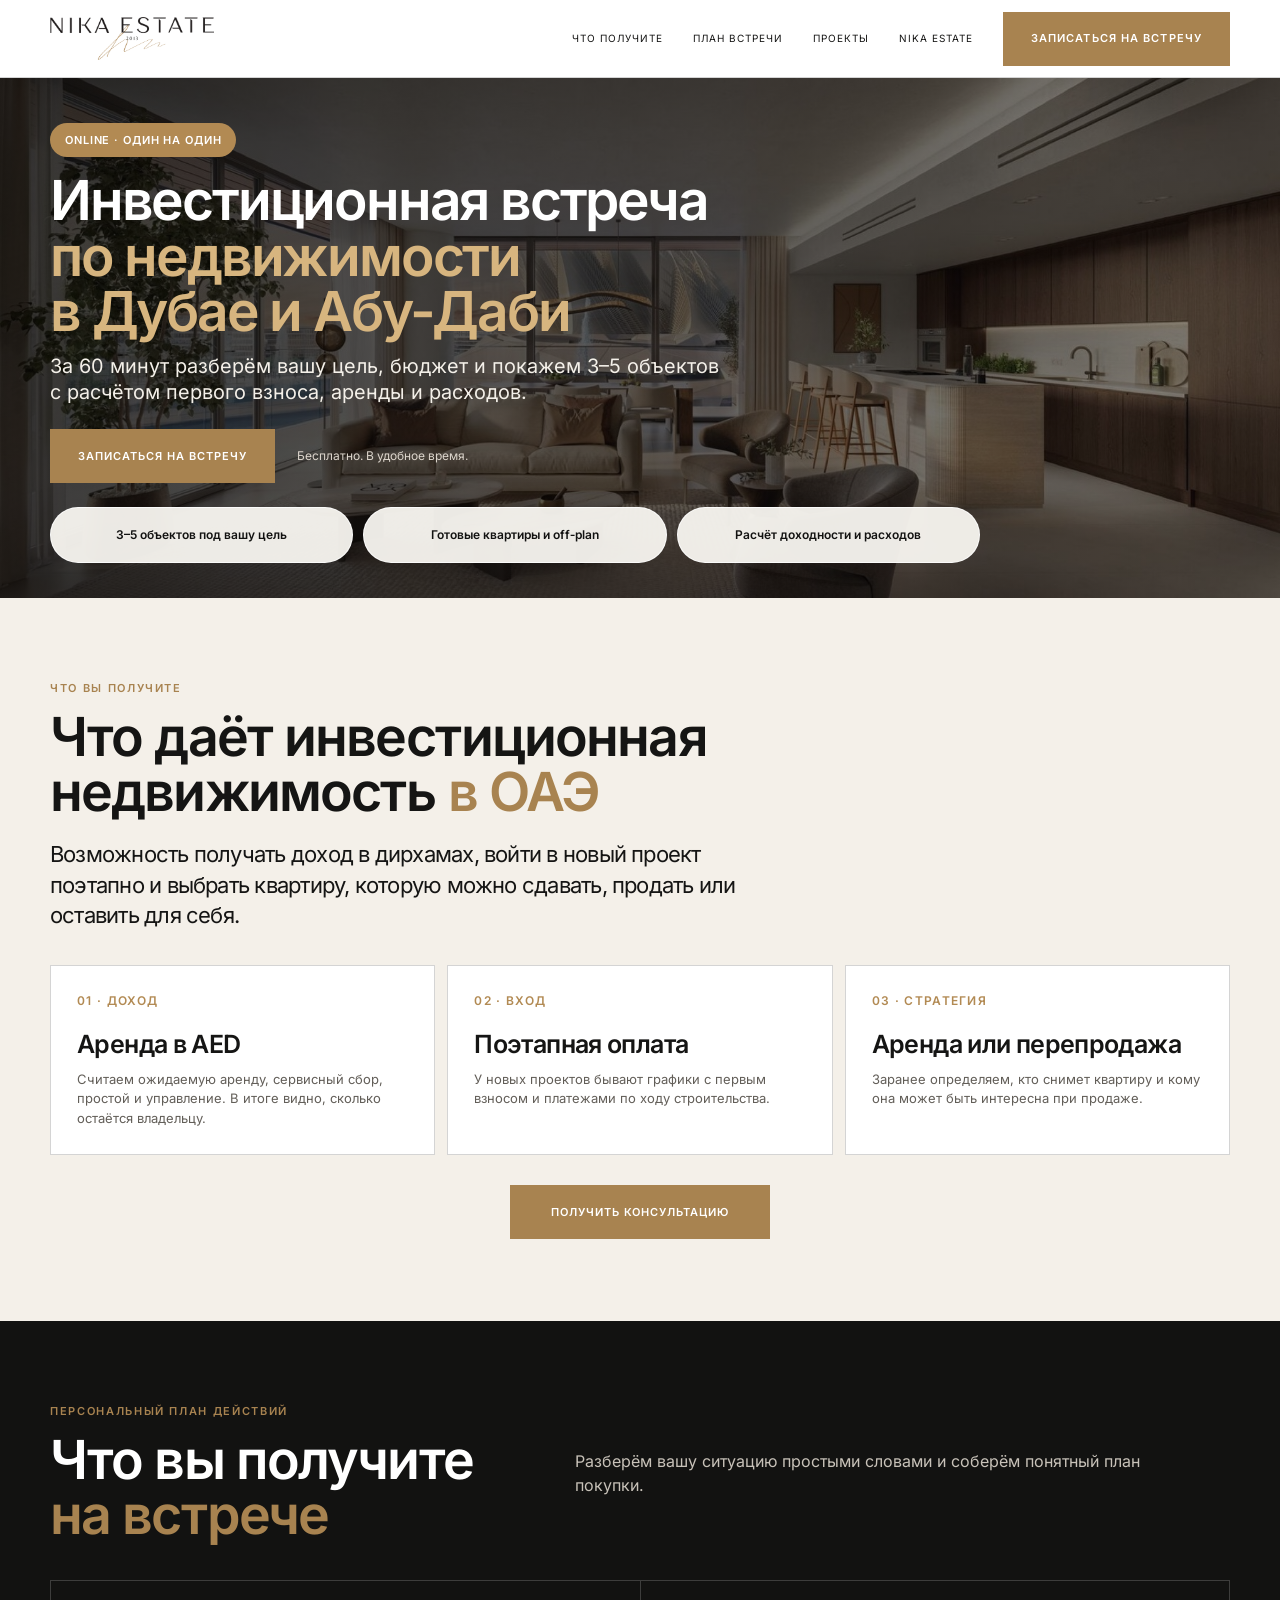
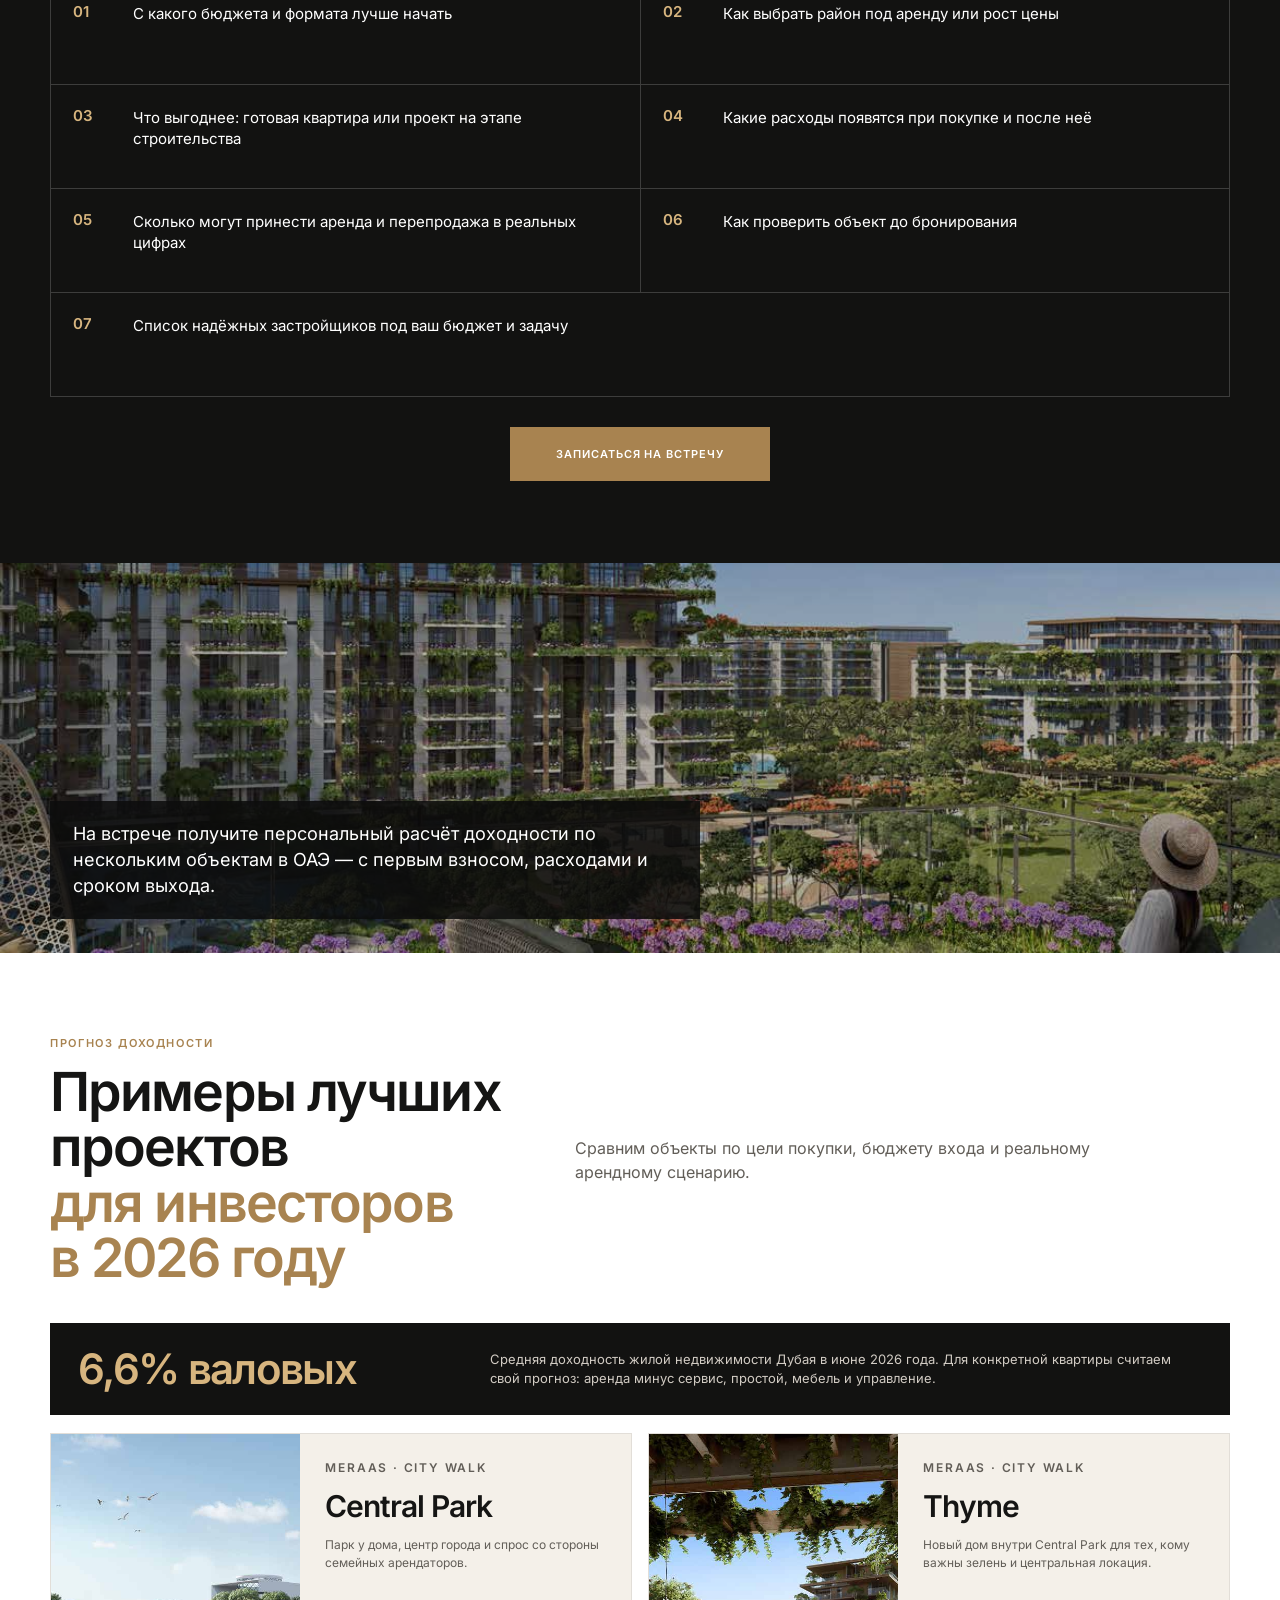
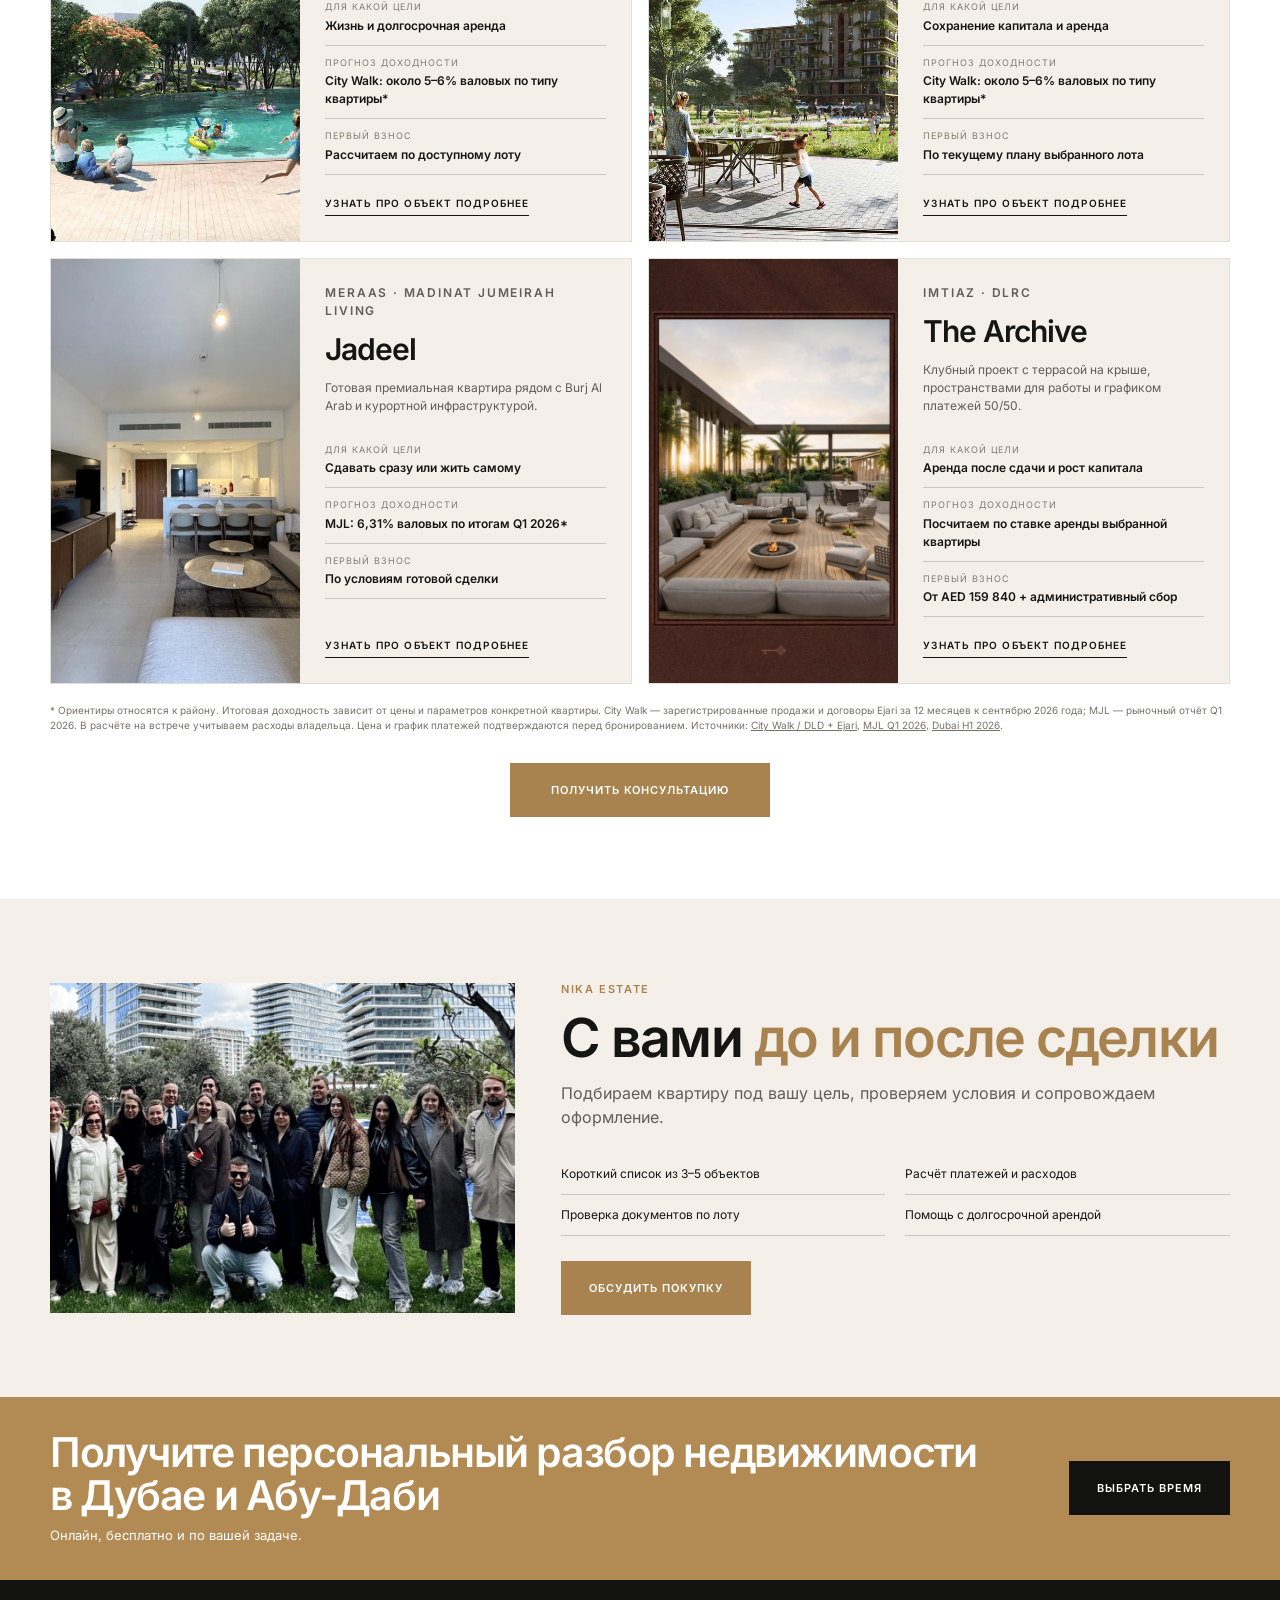
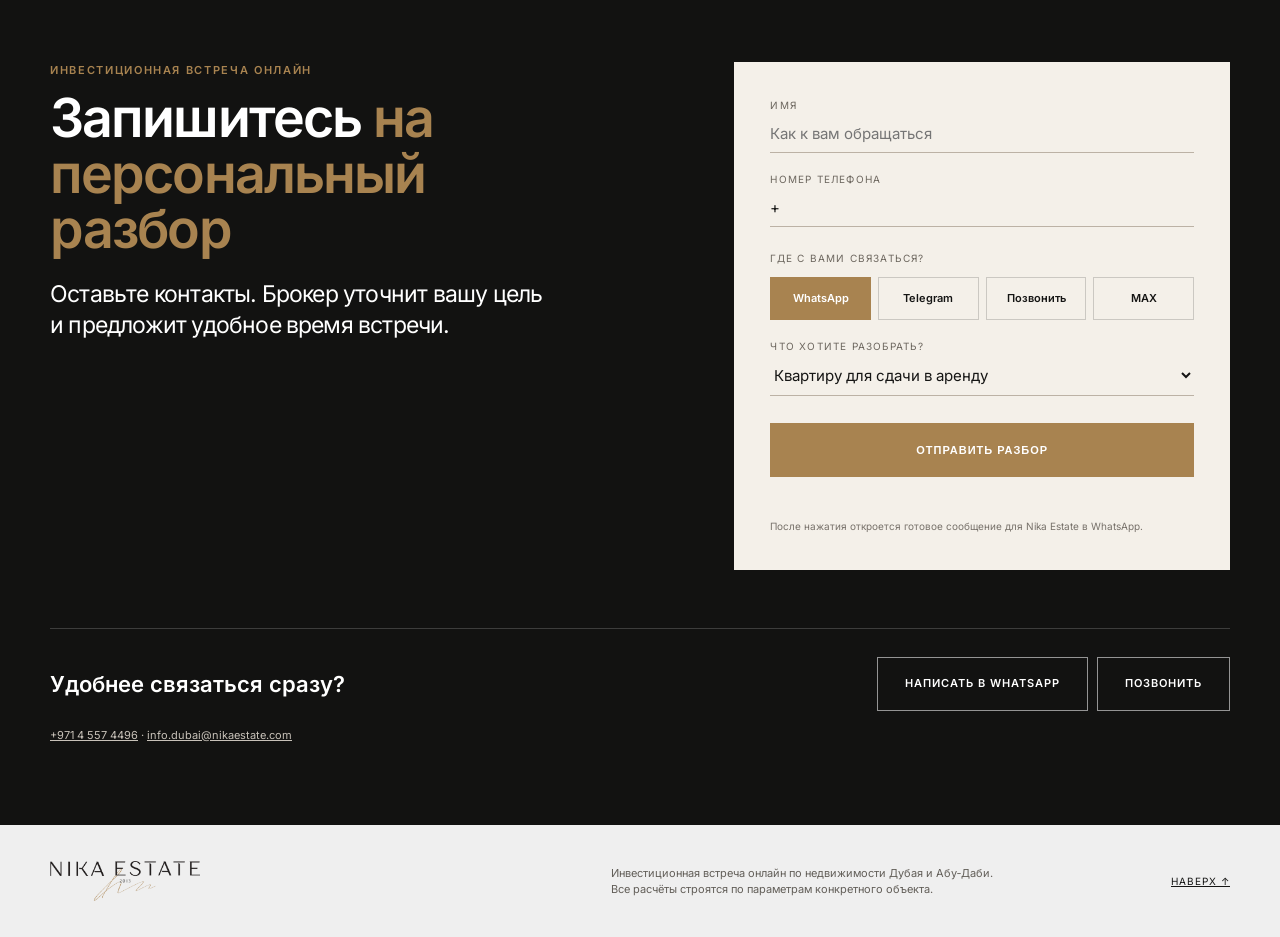
<file: invest-meeting/index.html>
<!doctype html>
<html lang="ru">
<head>
  <meta charset="utf-8">
  <meta name="viewport" content="width=device-width,initial-scale=1">
  <meta name="description" content="Бесплатная онлайн-встреча с брокером Nika Estate: подбор недвижимости в Дубае и Абу-Даби, расчёт доходности, первого взноса и расходов.">
  <title>Инвестиционная встреча онлайн — Nika Estate</title>
  <link rel="stylesheet" href="../assets/styles/site.css">
  <style>
    .invest-page{--meeting-gold:#b28a53;--meeting-dark:#121211}
    .invest-page .button:after{display:none}
    .invest-page .display,.invest-page .lead{font-family:var(--sans);letter-spacing:-.035em}
    .invest-page .display{font-size:clamp(36px,4.2vw,58px);font-weight:600;line-height:1.03}
    .invest-page .display em{font-family:var(--sans);font-style:normal;font-weight:600}
    .invest-page .section{padding:82px 0}
    .invest-page .section-head{align-items:center;margin-bottom:38px}
    .invest-page .eyebrow{margin-bottom:12px}
    .invest-page .button{min-height:54px;padding:0 27px;font-size:11px}

    .meeting-hero{position:relative;min-height:520px;display:flex;align-items:center;overflow:hidden;background:var(--meeting-dark);color:#fff}
    .meeting-hero-bg{position:absolute;inset:0;width:100%;height:100%;object-fit:cover;object-position:center 54%}
    .meeting-hero:after{content:"";position:absolute;inset:0;background:linear-gradient(90deg,rgba(5,5,5,.78) 0%,rgba(5,5,5,.65) 48%,rgba(5,5,5,.46) 100%)}
    .meeting-hero-inner{position:relative;z-index:1;padding:39px 0 29px}
    .meeting-badge{display:inline-flex;align-items:center;min-height:34px;padding:0 15px;border-radius:999px;background:var(--meeting-gold);font-size:11px;font-weight:600;letter-spacing:.08em;text-transform:uppercase}
    .meeting-hero h1{max-width:900px;margin:16px 0 13px;font:600 clamp(39px,4.3vw,60px)/1.01 var(--sans);letter-spacing:-.04em}
    .meeting-hero h1 .hero-title-line{display:block}
    .meeting-hero h1 .hero-title-line:not(:first-child){color:#d7b57f}
    .meeting-hero .hero-lead{max-width:680px;margin:0;font-size:clamp(17px,1.55vw,22px);line-height:1.34;color:#f4f0e9}
    .meeting-hero-actions{display:flex;align-items:center;gap:22px;margin-top:23px;flex-wrap:wrap}
    .meeting-hero-note{font-size:12px;color:#ddd6cd}
    .meeting-facts{display:grid;grid-template-columns:repeat(3,minmax(0,1fr));gap:10px;max-width:930px;margin-top:24px}
    .meeting-fact{display:flex;min-height:56px;align-items:center;justify-content:center;padding:11px 17px;border-radius:999px;background:rgba(248,246,241,.95);border:1px solid rgba(255,255,255,.78);color:var(--meeting-dark);text-align:center;font-size:12px;font-weight:600}
    .nowrap{white-space:nowrap}

    .benefit-intro{max-width:800px;margin-bottom:35px}
    .benefit-intro .lead{font-size:22px;line-height:1.38;max-width:700px;margin:20px 0 0}
    .benefit-grid{display:grid;grid-template-columns:repeat(3,1fr);gap:12px}
    .benefit-card{min-height:185px;padding:26px;background:#fff;border:1px solid var(--line)}
    .benefit-card b{display:block;color:var(--meeting-gold);font-size:12px;letter-spacing:.11em;text-transform:uppercase;margin-bottom:21px}
    .benefit-card h3{font:600 25px/1.05 var(--sans);letter-spacing:-.025em;margin:0 0 12px}
    .benefit-card p{margin:0;color:var(--muted);font-size:13px}
    .block-action{display:flex;justify-content:center;margin-top:30px}
    .block-action .button{min-width:260px}

    .meeting-plan{background:var(--meeting-dark);color:#fff}
    .meeting-plan .section-head>p{color:#c8c2b9}
    .meeting-plan-grid{display:grid;grid-template-columns:repeat(2,1fr);border-top:1px solid var(--dark-line);border-left:1px solid var(--dark-line);counter-reset:meeting}
    .meeting-plan-item{counter-increment:meeting;display:grid;grid-template-columns:46px 1fr;gap:14px;align-items:start;min-height:104px;padding:22px;border-right:1px solid var(--dark-line);border-bottom:1px solid var(--dark-line)}
    .meeting-plan-item:before{content:counter(meeting,decimal-leading-zero);color:#d7b57f;font:600 15px/1.2 var(--sans)}
    .meeting-plan-item p{margin:0;font-size:15px;line-height:1.4}
    .meeting-plan-item:last-child{grid-column:1/-1}

    .meeting-visual{position:relative;height:390px;margin:0;overflow:hidden;background:#161615}
    .meeting-visual img{width:100%;height:100%;object-fit:cover;object-position:center 54%}
    .meeting-visual:after{content:"";position:absolute;inset:0;background:rgba(0,0,0,.28)}
    .meeting-visual-copy{position:absolute;z-index:1;left:max(24px,calc((100vw - 1180px)/2));bottom:34px;max-width:650px;padding:20px 23px;background:rgba(12,12,12,.86);color:#fff;font-size:18px;line-height:1.45}

    .market-benchmark{display:grid;grid-template-columns:.7fr 1.3fr;gap:28px;align-items:center;padding:25px 28px;margin-bottom:18px;background:var(--meeting-dark);color:#fff}
    .market-benchmark strong{font:600 42px/1 var(--sans);color:#d7b57f;letter-spacing:-.04em}
    .market-benchmark p{margin:0;font-size:13px;color:#d2ccc4}
    .investment-project-grid{display:grid;grid-template-columns:repeat(2,1fr);gap:16px}
    .investment-project{display:grid;grid-template-columns:.86fr 1.14fr;min-height:390px;background:var(--sand);border:1px solid rgba(21,21,20,.08)}
    .investment-project-media{min-height:100%;overflow:hidden}
    .investment-project-media img{height:100%;object-fit:cover}
    .investment-project-copy{display:flex;flex-direction:column;padding:25px}
    .investment-project-copy h3{font:600 30px/1 var(--sans);letter-spacing:-.035em;margin:2px 0 15px}
    .investment-project-copy>p{font-size:12px;color:var(--muted);margin:0 0 18px}
    .project-data{margin:0 0 21px;display:grid;gap:0}
    .project-data div{padding:10px 0;border-bottom:1px solid var(--line)}
    .project-data dt{font-size:9px;text-transform:uppercase;letter-spacing:.11em;color:#817970;margin-bottom:3px}
    .project-data dd{margin:0;font-size:12px;font-weight:600}
    .investment-project-copy .text-link{margin-top:auto;align-self:flex-start}
    .project-note{margin:19px 0 0;color:#77716a;font-size:10px}

    .compact-trust{display:grid;grid-template-columns:.82fr 1.18fr;gap:46px;align-items:center}
    .compact-trust-media{height:330px;overflow:hidden}
    .compact-trust-media img{height:100%;object-fit:cover}
    .compact-trust-copy ul{display:grid;grid-template-columns:1fr 1fr;gap:0 20px;list-style:none;padding:0;margin:25px 0}
    .compact-trust-copy li{padding:11px 0;border-bottom:1px solid var(--line);font-size:12px}

    .meeting-cta{background:var(--meeting-gold);color:#fff;padding:34px 0}
    .meeting-cta .shell{display:grid;grid-template-columns:1fr auto;gap:35px;align-items:center}
    .meeting-cta h2{font:600 clamp(28px,3.2vw,44px)/1.05 var(--sans);letter-spacing:-.035em;margin:0}
    .meeting-cta p{margin:9px 0 0;font-size:13px}
    .meeting-cta .button{background:var(--meeting-dark);border-color:var(--meeting-dark)}

    .invest-request{background:var(--meeting-dark);color:#fff}
    .invest-request .display{max-width:540px}
    .invest-request .lead{font-size:23px;line-height:1.35;max-width:510px}
    .invest-request .lead-form{background:#f4f0e9;color:var(--ink)}
    .invest-request .direct-contact{border-color:var(--dark-line)}
    .invest-request .direct-contact p{font-family:var(--sans);font-size:22px;font-weight:600}
    .invest-request .direct-contact>span{color:#c8c2b9}
    .invest-request .direct-contact .button.outline{color:#fff;border-color:rgba(255,255,255,.55)}

    @media(max-width:900px){
      .meeting-hero{min-height:510px}
      .meeting-hero h1{font-size:47px}
      .investment-project{grid-template-columns:1fr}
      .investment-project-media{height:220px}
      .compact-trust{grid-template-columns:1fr}
    }
    @media(max-width:680px){
      .invest-page .section{padding:58px 0}
      .invest-page .display{font-size:31px;line-height:1.06}
      .invest-page .button{min-height:58px;font-size:11px;width:100%}
      .meeting-hero{min-height:520px;align-items:flex-end}
      .meeting-hero-bg{object-position:45% center}
      .meeting-hero:after{background:linear-gradient(180deg,rgba(4,4,4,.48) 0%,rgba(4,4,4,.75) 48%,rgba(4,4,4,.88) 100%)}
      .meeting-hero-inner{padding:27px 0 21px}
      .meeting-badge{min-height:32px;font-size:10px}
      .meeting-hero h1{font-size:30px;line-height:1.02;margin:12px 0 10px;letter-spacing:-.03em}
      .meeting-hero h1 .hero-title-line+ .hero-title-line{margin-top:2px}
      .meeting-hero .hero-lead{font-size:15px;line-height:1.3}
      .meeting-hero-actions{display:block;margin-top:15px}
      .meeting-hero-note{display:block;margin-top:8px;text-align:center}
      .meeting-facts{grid-template-columns:repeat(3,minmax(0,1fr));gap:7px;margin-top:14px}
      .meeting-fact{min-height:62px;border-radius:12px;padding:8px 7px;font-size:10px;line-height:1.22}
      .benefit-intro .lead{font-size:18px}
      .benefit-grid{grid-template-columns:1fr}
      .benefit-card{min-height:0;padding:22px}
      .benefit-card h3{font-size:23px}
      .block-action .button{min-width:0}
      .meeting-plan-grid{grid-template-columns:1fr}
      .meeting-plan-item{grid-column:auto!important;min-height:88px;padding:19px 17px;grid-template-columns:38px 1fr}
      .meeting-plan-item p{font-size:14px}
      .meeting-visual{height:285px}
      .meeting-visual img{object-position:58% center}
      .meeting-visual-copy{left:20px;right:20px;bottom:20px;max-width:none;padding:16px 17px;font-size:14px}
      .market-benchmark{grid-template-columns:1fr;gap:10px;padding:22px 20px}
      .market-benchmark strong{font-size:37px}
      .investment-project-grid{grid-template-columns:1fr}
      .investment-project{min-height:0}
      .investment-project-media{height:205px}
      .investment-project-copy{padding:22px 20px 24px}
      .investment-project-copy h3{font-size:29px}
      .compact-trust{gap:28px}
      .compact-trust-media{height:250px;margin:0 -20px}
      .compact-trust-copy ul{grid-template-columns:1fr}
      .meeting-cta .shell{grid-template-columns:1fr;gap:20px}
      .meeting-cta h2{font-size:27px}
      .invest-request .lead{font-size:19px}
      .invest-request .direct-contact p{font-size:19px}
    }
  </style>
</head>
<body class="with-mobile-cta invest-page">
  <a class="skip" href="#content">К содержанию</a>
  <header class="site-header"><div class="shell header-inner">
    <a class="brand" href="../" aria-label="Nika Estate"><img src="../assets/logo-nika-estate.png" alt="Nika Estate"></a>
    <nav class="site-nav" aria-label="Навигация"><a href="#benefits">Что получите</a><a href="#meeting">План встречи</a><a href="#projects">Проекты</a><a href="#nika">Nika Estate</a><a class="button gold" href="#request">Записаться на&nbsp;встречу</a></nav>
    <button class="menu" type="button" aria-label="Открыть меню" aria-expanded="false"><i></i></button>
  </div></header>

  <main id="content">
    <section class="meeting-hero" id="top" data-mobile-cta-cover>
      <img class="meeting-hero-bg" src="../assets/images/portfolio/abu-saadiyat.jpg" alt="Интерьер премиальной резиденции на острове Саадият в Абу-Даби">
      <div class="shell meeting-hero-inner">
        <span class="meeting-badge">Online · один на один</span>
        <h1><span class="hero-title-line">Инвестиционная встреча</span><span class="hero-title-line">по&nbsp;недвижимости</span><span class="hero-title-line hero-title-location">в&nbsp;Дубае и&nbsp;Абу‑Даби</span></h1>
        <p class="hero-lead">За 60 минут разберём вашу цель, бюджет и&nbsp;покажем 3–5 объектов с&nbsp;расчётом первого взноса, аренды и&nbsp;расходов.</p>
        <div class="meeting-hero-actions"><a class="button gold" href="#request">Записаться на&nbsp;встречу</a><span class="meeting-hero-note">Бесплатно. В&nbsp;удобное время.</span></div>
        <div class="meeting-facts"><div class="meeting-fact">3–5 объектов под&nbsp;вашу цель</div><div class="meeting-fact">Готовые квартиры и&nbsp;off‑plan</div><div class="meeting-fact">Расчёт доходности и&nbsp;расходов</div></div>
      </div>
    </section>

    <section class="section warm" id="benefits" data-mobile-cta-cover><div class="shell">
      <div class="benefit-intro"><p class="eyebrow">Что вы получите</p><h2 class="display">Что даёт инвестиционная недвижимость <em>в ОАЭ</em></h2><p class="lead">Возможность получать доход в дирхамах, войти в новый проект поэтапно и выбрать квартиру, которую можно сдавать, продать или оставить для себя.</p></div>
      <div class="benefit-grid">
        <article class="benefit-card"><b>01 · Доход</b><h3>Аренда в AED</h3><p>Считаем ожидаемую аренду, сервисный сбор, простой и управление. В итоге видно, сколько остаётся владельцу.</p></article>
        <article class="benefit-card"><b>02 · Вход</b><h3>Поэтапная оплата</h3><p>У новых проектов бывают графики с первым взносом и платежами по ходу строительства.</p></article>
        <article class="benefit-card"><b>03 · Стратегия</b><h3>Аренда или перепродажа</h3><p>Заранее определяем, кто снимет квартиру и кому она может быть интересна при продаже.</p></article>
      </div>
      <div class="block-action"><a class="button gold" href="#request">Получить консультацию</a></div>
    </div></section>

    <section class="section meeting-plan" id="meeting" data-mobile-cta-cover><div class="shell">
      <div class="section-head"><div><p class="eyebrow">Персональный план действий</p><h2 class="display">Что вы получите <em>на встрече</em></h2></div><p>Разберём вашу ситуацию простыми словами и соберём понятный план покупки.</p></div>
      <div class="meeting-plan-grid">
        <article class="meeting-plan-item"><p>С какого бюджета и формата лучше начать</p></article>
        <article class="meeting-plan-item"><p>Как выбрать район под аренду или рост цены</p></article>
        <article class="meeting-plan-item"><p>Что выгоднее: готовая квартира или проект на этапе строительства</p></article>
        <article class="meeting-plan-item"><p>Какие расходы появятся при покупке и после неё</p></article>
        <article class="meeting-plan-item"><p>Сколько могут принести аренда и перепродажа в реальных цифрах</p></article>
        <article class="meeting-plan-item"><p>Как проверить объект до бронирования</p></article>
        <article class="meeting-plan-item"><p>Список надёжных застройщиков под ваш бюджет и задачу</p></article>
      </div>
      <div class="block-action"><a class="button gold" href="#request">Записаться на встречу</a></div>
    </div></section>

    <figure class="meeting-visual">
      <img src="../assets/images/central-park-terrace.jpg" alt="Вид на зелёный квартал Central Park at City Walk">
      <figcaption class="meeting-visual-copy">На встрече получите персональный расчёт доходности по нескольким объектам в ОАЭ — с первым взносом, расходами и сроком выхода.</figcaption>
    </figure>

    <section class="section" id="projects" data-mobile-cta-cover><div class="shell">
      <div class="section-head"><div><p class="eyebrow">Прогноз доходности</p><h2 class="display">Примеры лучших проектов <em>для&nbsp;инвесторов <span class="nowrap">в&nbsp;2026&nbsp;году</span></em></h2></div><p class="muted">Сравним объекты по цели покупки, бюджету входа и реальному арендному сценарию.</p></div>
      <div class="market-benchmark"><strong>6,6% валовых</strong><p>Средняя доходность жилой недвижимости Дубая в июне 2026 года. Для конкретной квартиры считаем свой прогноз: аренда минус сервис, простой, мебель и управление.</p></div>
      <div class="investment-project-grid">
        <article class="investment-project"><div class="investment-project-media"><img src="../assets/images/central-park-pool.jpg" loading="lazy" alt="Central Park at City Walk"></div><div class="investment-project-copy"><p class="eyebrow">Meraas · City Walk</p><h3>Central Park</h3><p>Парк у дома, центр города и спрос со стороны семейных арендаторов.</p><dl class="project-data"><div><dt>Для какой цели</dt><dd>Жизнь и долгосрочная аренда</dd></div><div><dt>Прогноз доходности</dt><dd>City Walk: около 5–6% валовых по типу квартиры*</dd></div><div><dt>Первый взнос</dt><dd>Рассчитаем по доступному лоту</dd></div></dl><a class="text-link" href="#request" data-project-link="Central Park at City Walk">Узнать про объект подробнее</a></div></article>
        <article class="investment-project"><div class="investment-project-media"><img src="../assets/images/central-park-restaurant.jpg" loading="lazy" alt="Thyme at Central Park"></div><div class="investment-project-copy"><p class="eyebrow">Meraas · City Walk</p><h3>Thyme</h3><p>Новый дом внутри Central Park для тех, кому важны зелень и центральная локация.</p><dl class="project-data"><div><dt>Для какой цели</dt><dd>Сохранение капитала и аренда</dd></div><div><dt>Прогноз доходности</dt><dd>City Walk: около 5–6% валовых по типу квартиры*</dd></div><div><dt>Первый взнос</dt><dd>По текущему плану выбранного лота</dd></div></dl><a class="text-link" href="#request" data-project-link="Thyme at Central Park">Узнать про объект подробнее</a></div></article>
        <article class="investment-project"><div class="investment-project-media"><img src="../assets/images/portfolio/jadeel-living.jpg" loading="lazy" alt="Готовая квартира Jadeel at Madinat Jumeirah Living"></div><div class="investment-project-copy"><p class="eyebrow">Meraas · Madinat Jumeirah Living</p><h3>Jadeel</h3><p>Готовая премиальная квартира рядом с Burj Al Arab и курортной инфраструктурой.</p><dl class="project-data"><div><dt>Для какой цели</dt><dd>Сдавать сразу или жить самому</dd></div><div><dt>Прогноз доходности</dt><dd>MJL: 6,31% валовых по итогам Q1 2026*</dd></div><div><dt>Первый взнос</dt><dd>По условиям готовой сделки</dd></div></dl><a class="text-link" href="#request" data-project-link="Jadeel at Madinat Jumeirah Living">Узнать про объект подробнее</a></div></article>
        <article class="investment-project"><div class="investment-project-media"><img src="../assets/images/portfolio/archive-rooftop.jpg" loading="lazy" alt="The Archive by Imtiaz"></div><div class="investment-project-copy"><p class="eyebrow">Imtiaz · DLRC</p><h3>The Archive</h3><p>Клубный проект с террасой на крыше, пространствами для работы и графиком платежей 50/50.</p><dl class="project-data"><div><dt>Для какой цели</dt><dd>Аренда после сдачи и рост капитала</dd></div><div><dt>Прогноз доходности</dt><dd>Посчитаем по ставке аренды выбранной квартиры</dd></div><div><dt>Первый взнос</dt><dd>От AED 159 840 + административный сбор</dd></div></dl><a class="text-link" href="#request" data-project-link="The Archive by Imtiaz">Узнать про объект подробнее</a></div></article>
      </div>
      <p class="project-note">* Ориентиры относятся к району. Итоговая доходность зависит от цены и параметров конкретной квартиры. City Walk — зарегистрированные продажи и договоры Ejari за 12 месяцев к сентябрю 2026 года; MJL — рыночный отчёт Q1 2026. В расчёте на встрече учитываем расходы владельца. Цена и график платежей подтверждаются перед бронированием. Источники: <a href="https://www.equityedge.ae/rent-prices/city-walk" target="_blank" rel="noopener">City Walk / DLD + Ejari</a>, <a href="https://metropolitan.realestate/wp-content/uploads/2026/04/Madinat-Jumeirah-Living-Apartments-Q1-2026-Resale-Report-MPP.pdf" target="_blank" rel="noopener">MJL Q1 2026</a>, <a href="https://www.engelvoelkers.com/ae/en/research/residential-market-report-h1-2026" target="_blank" rel="noopener">Dubai H1 2026</a>.</p>
      <div class="block-action"><a class="button gold" href="#request">Получить консультацию</a></div>
    </div></section>

    <section class="section warm" id="nika" data-mobile-cta-cover><div class="shell compact-trust">
      <div class="compact-trust-media"><img src="../assets/images/portfolio/nika-team.jpg" loading="lazy" alt="Команда Nika Estate в Дубае"></div>
      <div class="compact-trust-copy"><p class="eyebrow">Nika Estate</p><h2 class="display">С вами <em>до и после сделки</em></h2><p class="muted">Подбираем квартиру под вашу цель, проверяем условия и сопровождаем оформление.</p><ul><li>Короткий список из 3–5 объектов</li><li>Расчёт платежей и расходов</li><li>Проверка документов по лоту</li><li>Помощь с долгосрочной арендой</li></ul><a class="button gold" href="#request">Обсудить покупку</a></div>
    </div></section>

    <section class="meeting-cta" data-mobile-cta-cover><div class="shell"><div><h2>Получите персональный разбор недвижимости в&nbsp;Дубае и&nbsp;Абу‑Даби</h2><p>Онлайн, бесплатно и&nbsp;по вашей задаче.</p></div><a class="button" href="#request">Выбрать время</a></div></section>

    <section class="section invest-request" id="request"><div class="shell form-grid">
      <div><p class="eyebrow">Инвестиционная встреча онлайн</p><h2 class="display">Запишитесь <em>на персональный разбор</em></h2><p class="lead">Оставьте контакты. Брокер уточнит вашу цель и предложит удобное время встречи.</p></div>
      <form class="lead-form" data-page="инвестиционная онлайн-встреча по недвижимости Дубая и Абу-Даби" data-offer-name="Онлайн-консультация по инвестициям в недвижимость ОАЭ">
        <p class="selected-project" data-selected-project hidden>Интересует объект: <strong></strong></p><input type="hidden" name="project" value="">
        <label>Имя<input name="name" required autocomplete="name" placeholder="Как к вам обращаться"></label>
        <label>Номер телефона<input type="tel" name="phone" required autocomplete="tel" data-phone placeholder="+7 999 000-00-00"></label>
        <div class="messenger-field"><span class="field-label">Где с вами связаться?</span><div class="messenger-options"><label><input type="radio" name="messenger" value="WhatsApp" checked><span>WhatsApp</span></label><label><input type="radio" name="messenger" value="Telegram"><span>Telegram</span></label><label><input type="radio" name="messenger" value="Телефон"><span>Позвонить</span></label><label><input type="radio" name="messenger" value="MAX"><span>MAX</span></label></div></div>
        <label class="telegram-field" data-telegram-field hidden>Ник в Telegram<input type="text" name="telegram" placeholder="@username"></label>
        <label>Что хотите разобрать?<select name="goal"><option>Квартиру для сдачи в аренду</option><option>Покупку для роста капитала</option><option>Готовую квартиру</option><option>Новый проект с рассрочкой</option><option>Пока хочу сравнить варианты</option></select></label>
        <button class="button gold" type="submit">Отправить разбор</button><p class="form-status" data-form-status aria-live="polite"></p><p class="form-note">После нажатия откроется готовое сообщение для Nika Estate в WhatsApp.</p>
      </form>
    </div>
    <div class="shell direct-contact"><p>Удобнее связаться сразу?</p><div><a class="button outline" href="https://wa.me/971508698020" target="_blank" rel="noopener">Написать в WhatsApp</a><a class="button outline" href="tel:+97145574496">Позвонить</a></div><span><a href="tel:+97145574496">+971 4 557 4496</a> · <a href="mailto:info.dubai@nikaestate.com">info.dubai@nikaestate.com</a></span></div>
    </section>
  </main>

  <footer class="site-footer"><div class="shell footer-inner"><img src="../assets/logo-nika-estate.png" alt="Nika Estate"><p>Инвестиционная встреча онлайн по&nbsp;недвижимости Дубая и&nbsp;Абу‑Даби.<br>Все расчёты строятся по&nbsp;параметрам конкретного объекта.</p><a href="#top">Наверх ↑</a></div></footer>
  <div class="mobile-cta is-hidden"><a class="button gold" href="#request">Записаться на встречу</a></div>
  <script src="../assets/scripts/site.js"></script>
  <script src="../assets/scripts/lead-capture.js" data-endpoint="https://script.google.com/macros/s/AKfycbwioz7fVEzsnDXOz5EOG5f7Db1detqxZYDZF1T8OqyU2DAeUW-_P5envHK6vwCtcNKAbg/exec" data-landing-name="Инвестиционная встреча онлайн" data-offer-name="Онлайн-консультация по инвестициям в недвижимость ОАЭ"></script>
</body>
</html>
</file>
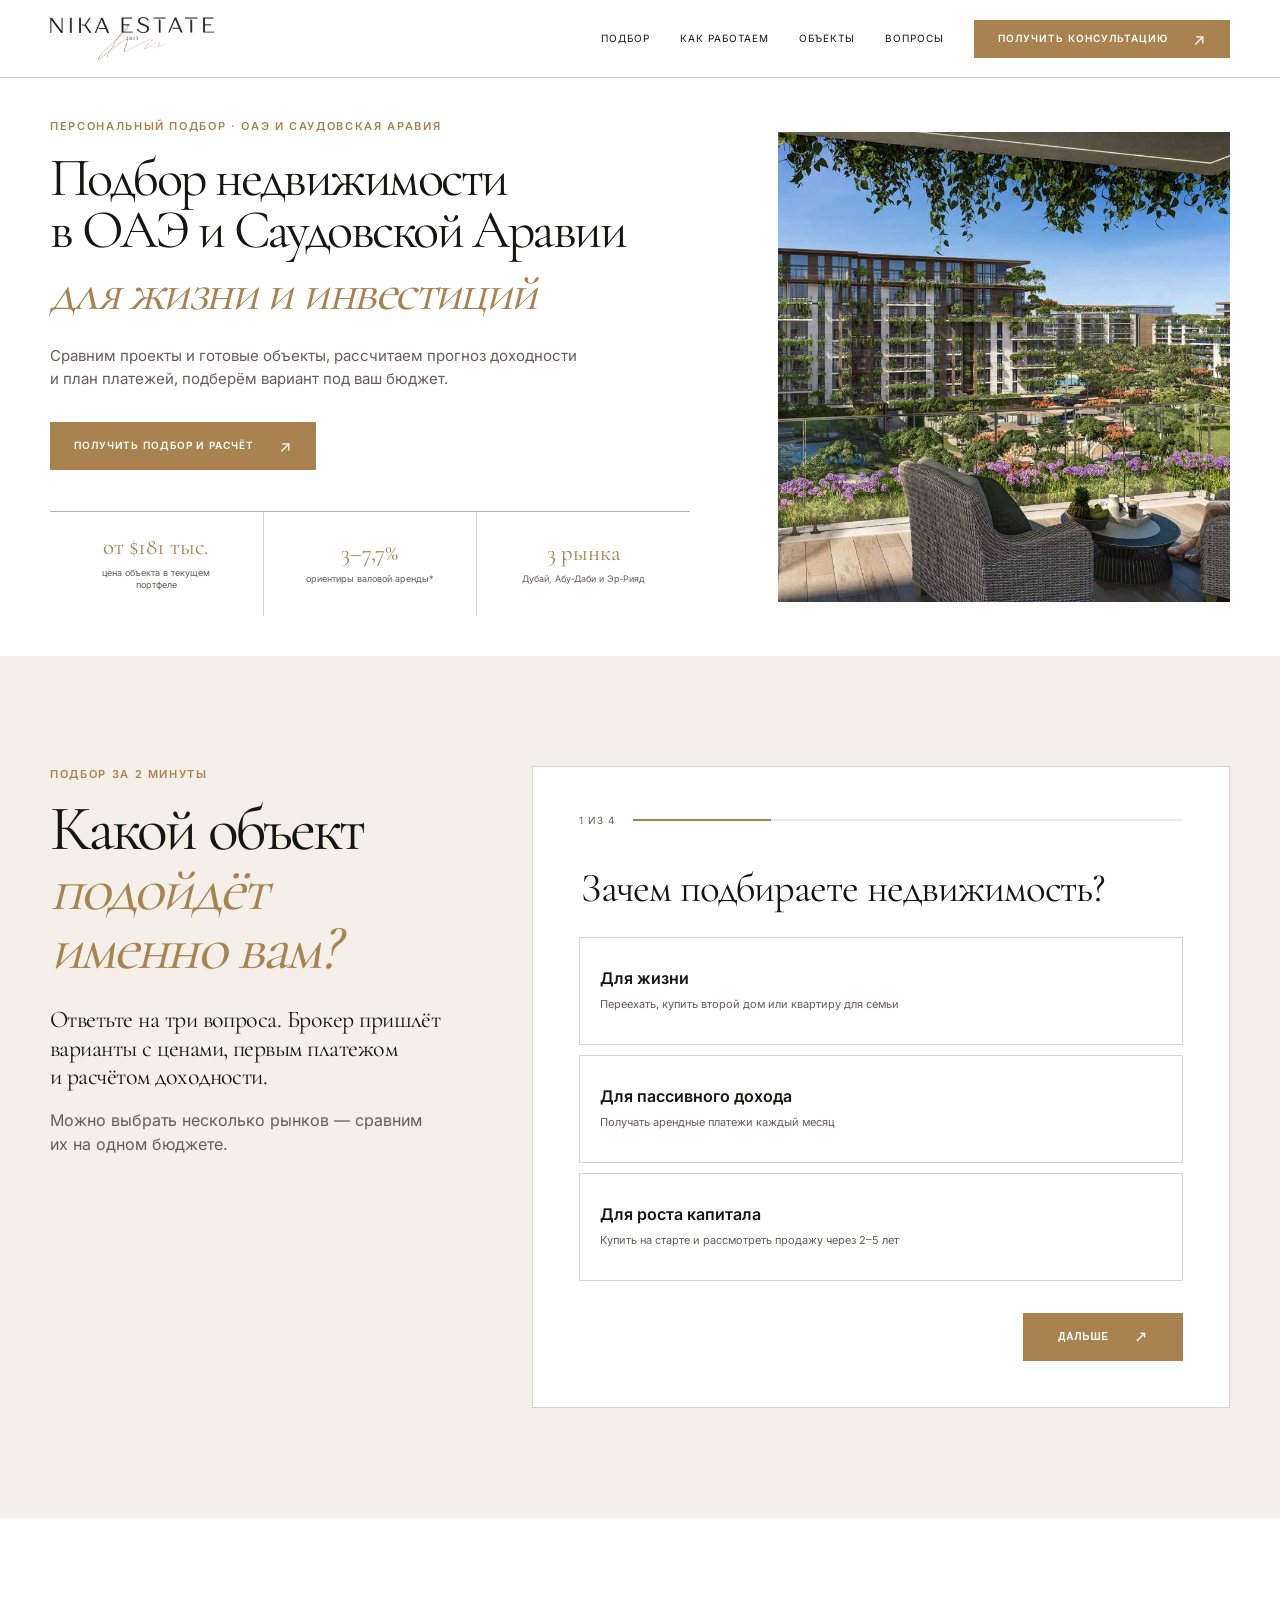
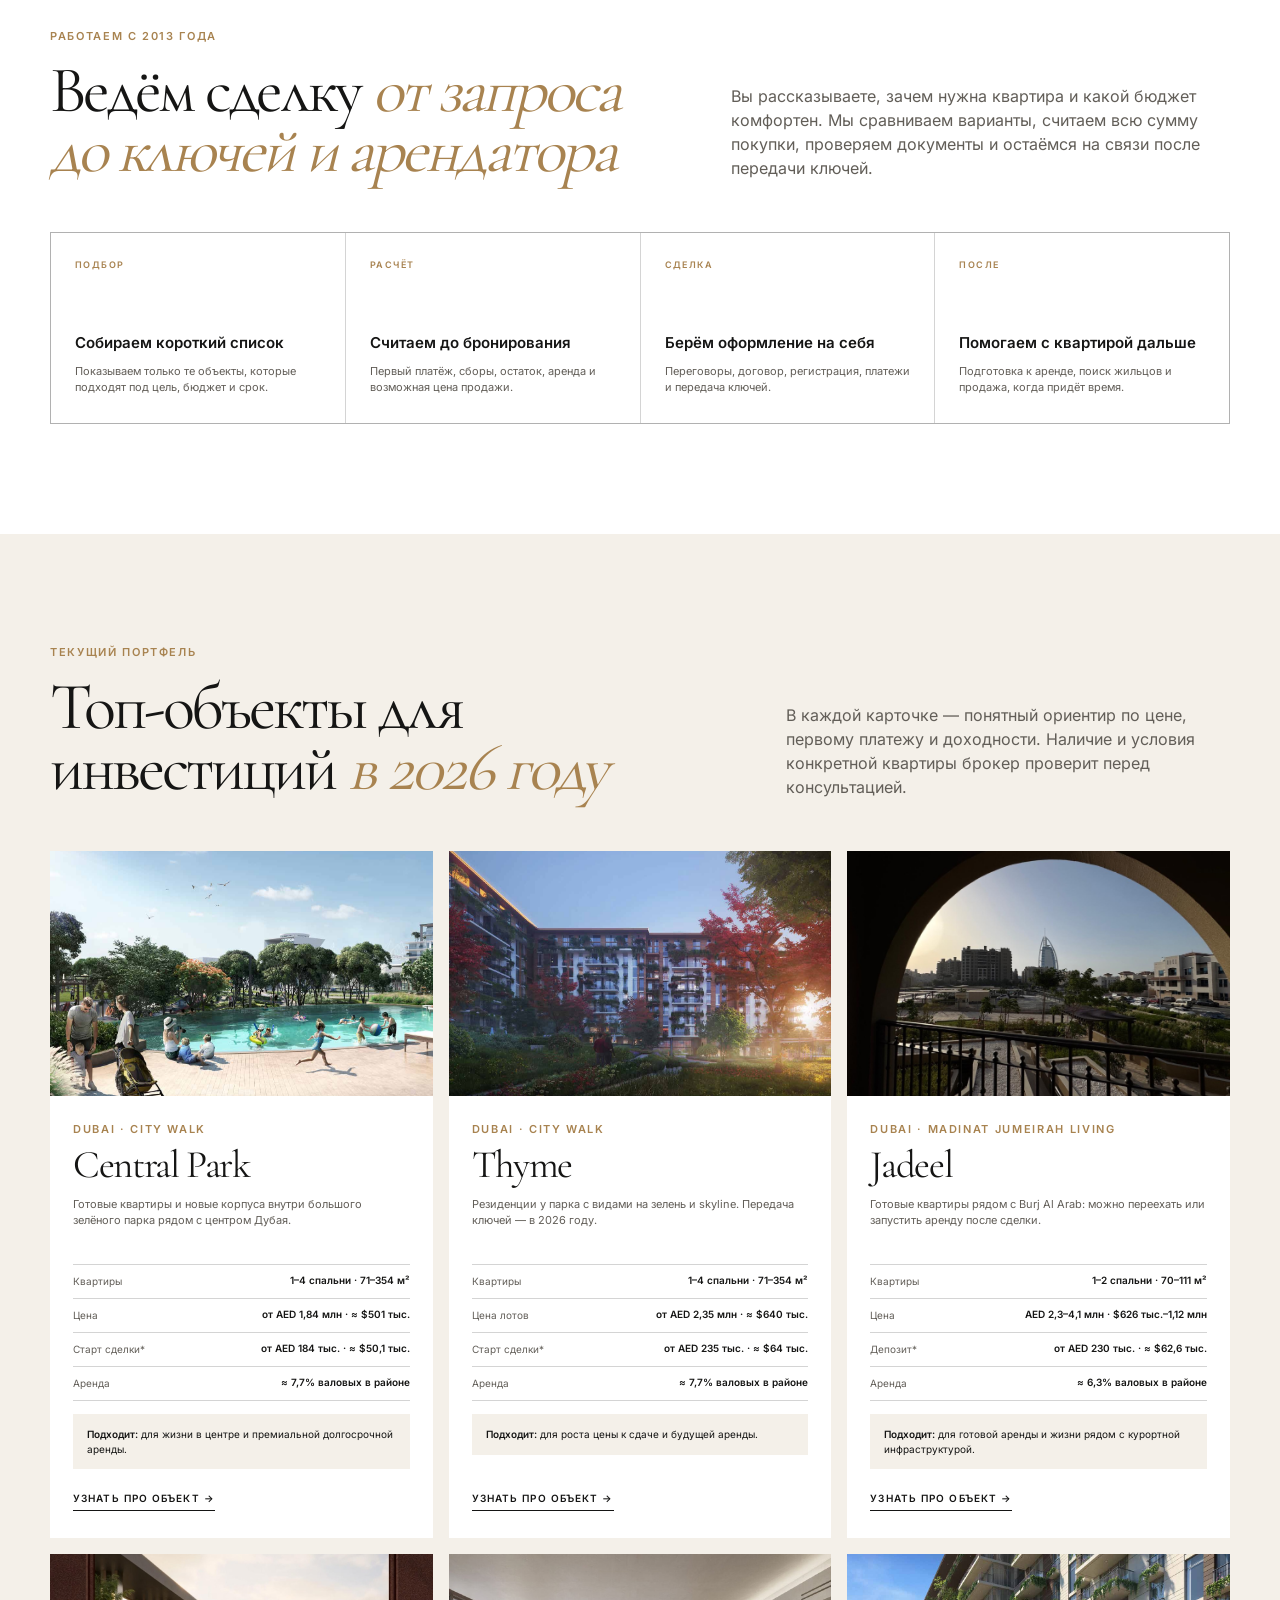
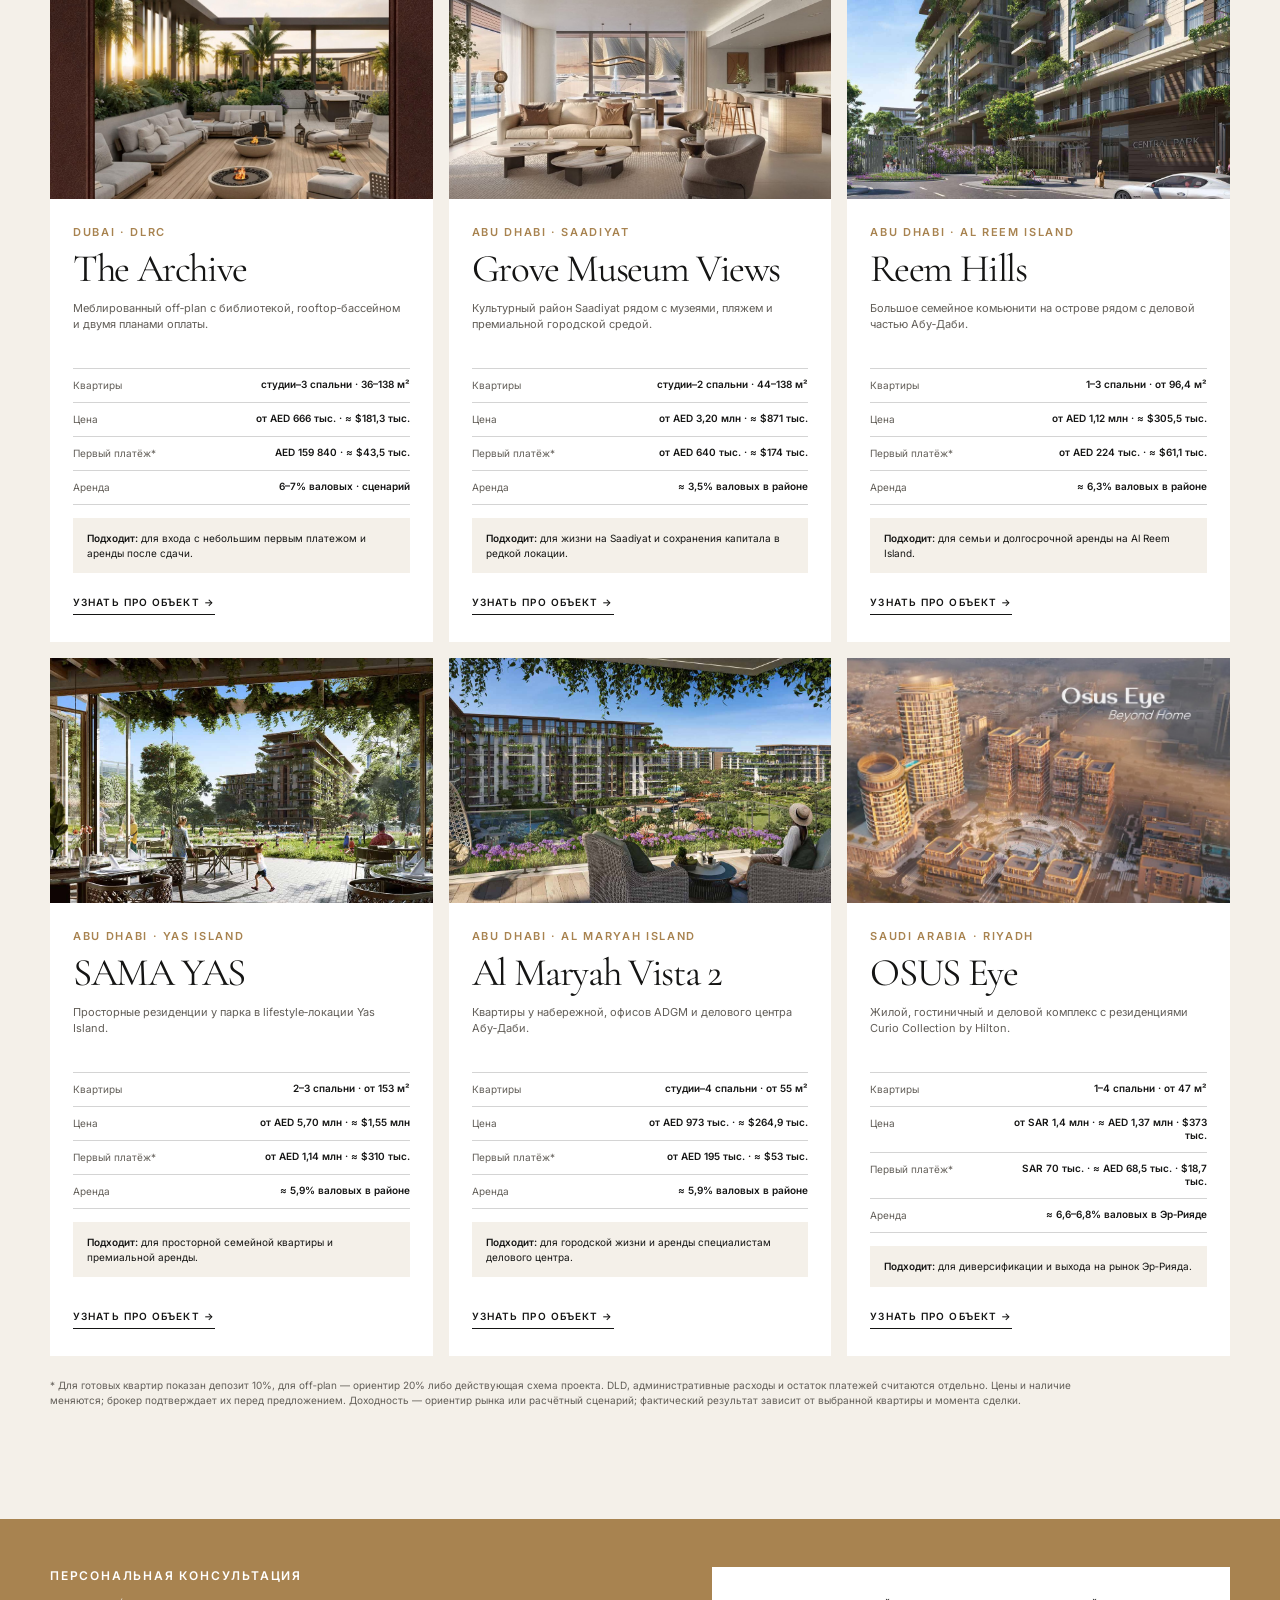
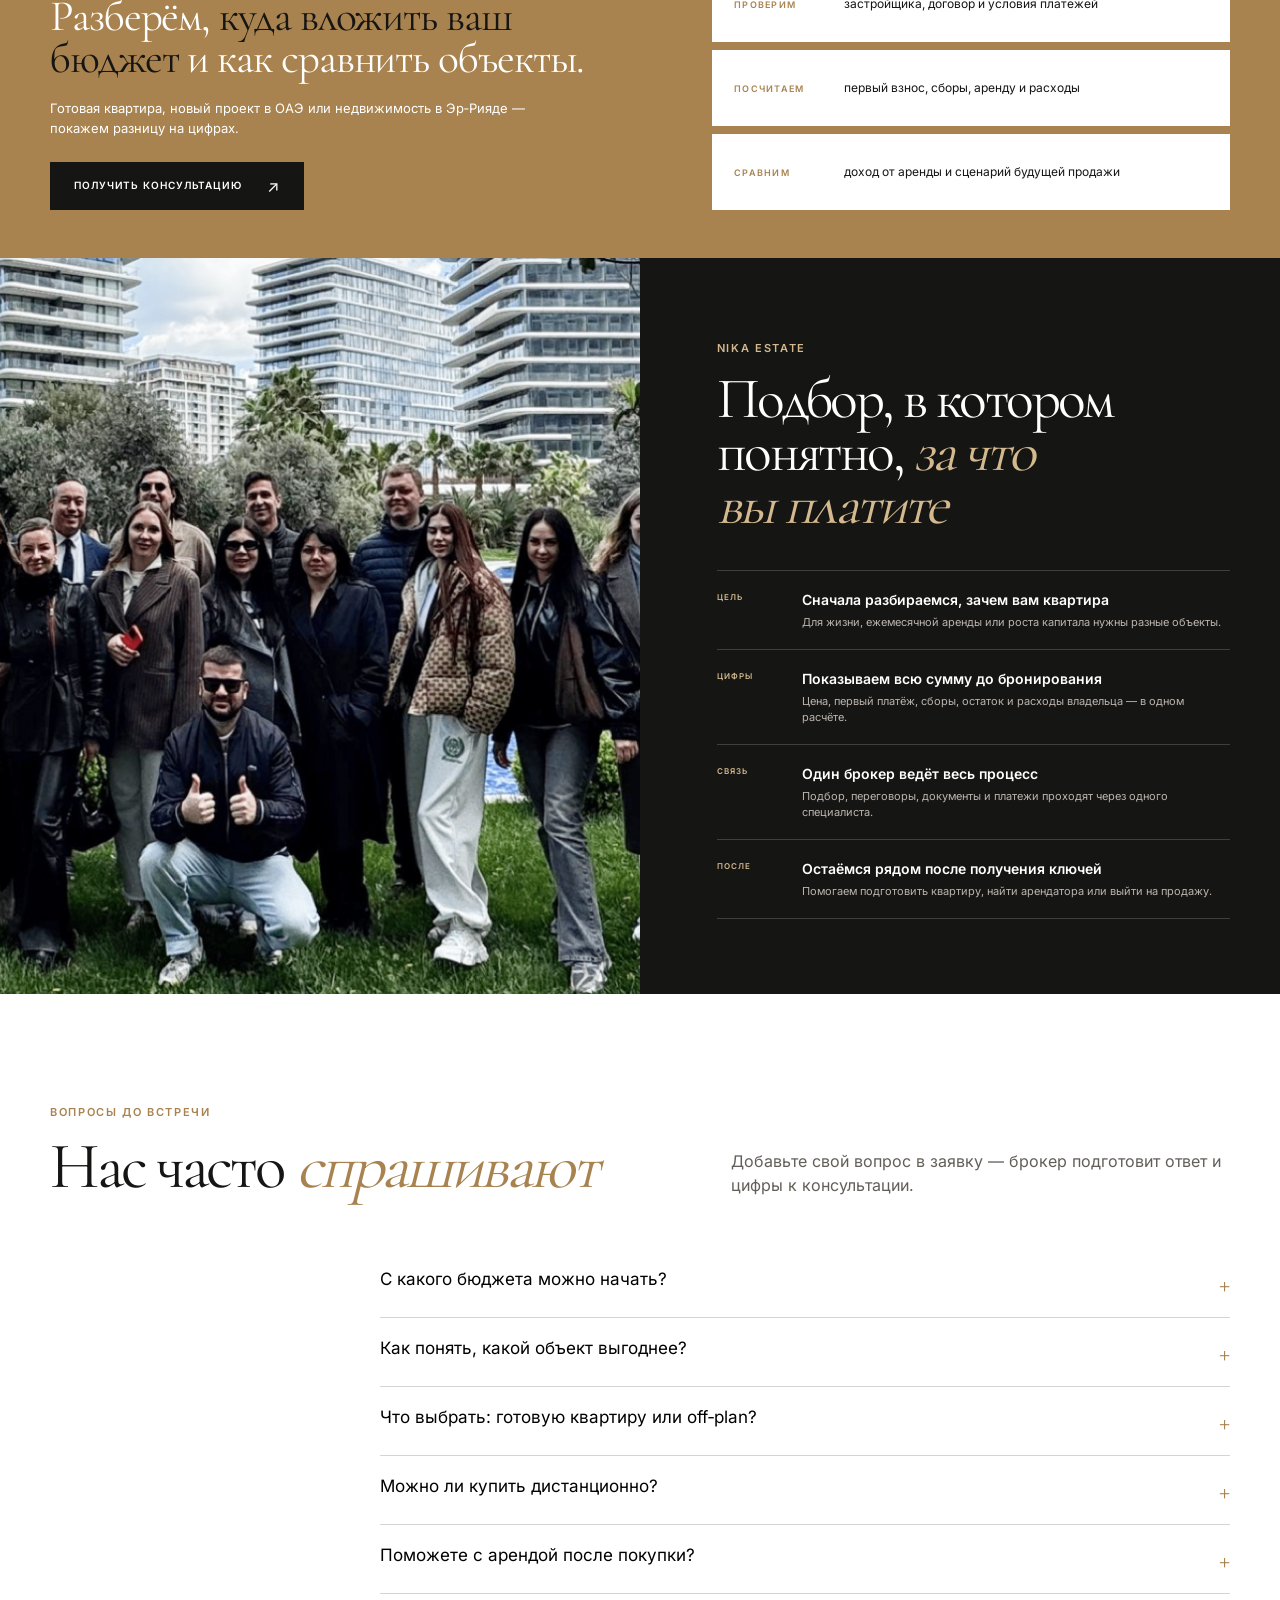
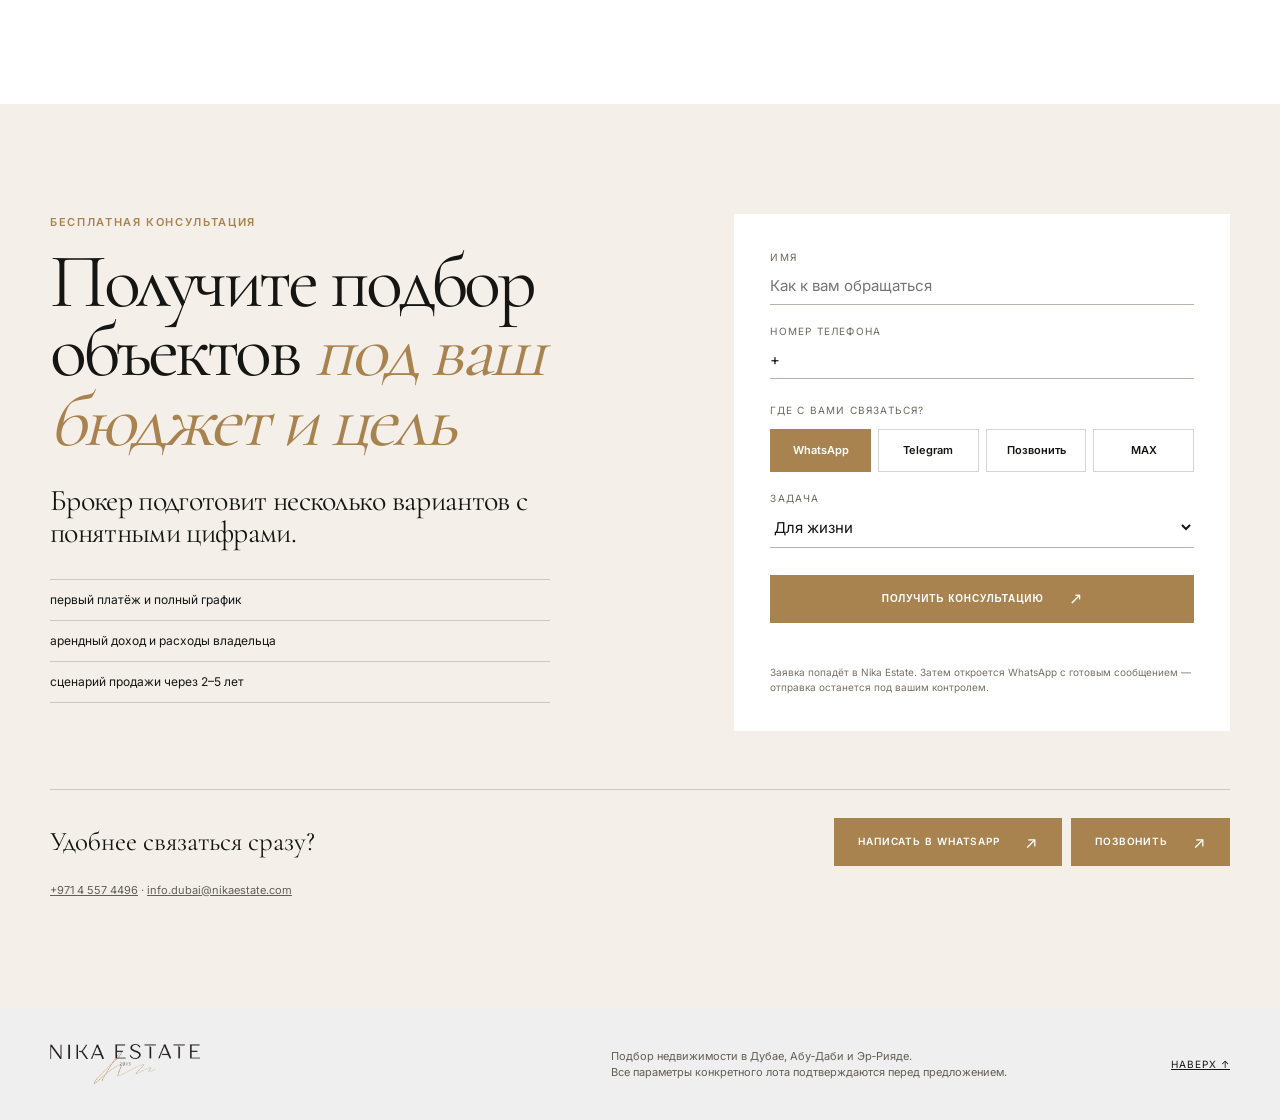
<file: real-estate/index.html>
<!doctype html>
<html lang="ru">
<head>
  <meta charset="UTF-8">
  <meta name="viewport" content="width=device-width, initial-scale=1.0">
  <meta name="description" content="Подбор недвижимости в ОАЭ и Саудовской Аравии для жизни и инвестиций. Сравнение объектов, план платежей и расчёт доходности от Nika Estate.">
  <title>Подбор недвижимости в ОАЭ и Саудовской Аравии | Nika Estate</title>
  <link rel="stylesheet" href="../assets/styles/site.css">
</head>
<body class="about-page with-mobile-cta">
  <a class="skip" href="#content">К содержанию</a>
  <header class="site-header" id="top">
    <div class="shell header-inner">
      <a class="brand" href="../" aria-label="Nika Estate — на главную"><img src="../assets/logo-nika-estate.png" alt="Nika Estate"></a>
      <button class="menu" type="button" aria-expanded="false" aria-controls="site-nav"><i></i><span class="sr-only">Открыть меню</span></button>
      <nav class="site-nav" id="site-nav" aria-label="Навигация по странице">
        <a href="#quiz">Подбор</a>
        <a href="#services">Как работаем</a>
        <a href="#projects">Объекты</a>
        <a href="#faq">Вопросы</a>
        <a class="button gold" href="#request">Получить консультацию</a>
      </nav>
    </div>
  </header>

  <main id="content">
    <section class="about-hero shell">
      <div class="about-hero-copy">
        <p class="eyebrow">Персональный подбор · ОАЭ и Саудовская Аравия</p>
        <h1>Подбор недвижимости в&nbsp;ОАЭ и&nbsp;Саудовской Аравии <em>для жизни и&nbsp;инвестиций</em></h1>
        <p class="about-hero-lead">Сравним проекты и&nbsp;готовые объекты, рассчитаем прогноз доходности и&nbsp;план платежей, подберём вариант под ваш бюджет.</p>
        <div class="hero-actions"><a class="button gold" href="#quiz">Получить подбор и расчёт</a></div>
        <dl class="about-hero-stats">
          <div><dt>от $181 тыс.</dt><dd>цена объекта в&nbsp;текущем портфеле</dd></div>
          <div><dt>3–7,7%</dt><dd>ориентиры валовой аренды*</dd></div>
          <div><dt>3 рынка</dt><dd>Дубай, Абу‑Даби и&nbsp;Эр‑Рияд</dd></div>
        </dl>
      </div>
      <div class="about-hero-media"><img src="../assets/images/central-park-terrace.jpg" alt="Терраса резиденции Central Park в Дубае"></div>
    </section>

    <section class="section warm about-quiz-section" id="quiz" data-mobile-cta-cover>
      <div class="shell quiz-shell">
        <div class="quiz-intro">
          <p class="eyebrow">Подбор за 2 минуты</p>
          <h2 class="display">Какой объект <em>подойдёт именно вам?</em></h2>
          <p class="lead">Ответьте на&nbsp;три вопроса. Брокер пришлёт варианты с&nbsp;ценами, первым платежом и&nbsp;расчётом доходности.</p>
          <p class="muted">Можно выбрать несколько рынков — сравним их&nbsp;на одном бюджете.</p>
        </div>
        <form class="quiz-form" data-quiz-form data-quiz-auto-advance data-offer-name="Подбор недвижимости в ОАЭ и Саудовской Аравии">
          <div class="quiz-progress"><span data-quiz-counter>1 из 4</span><div><i data-quiz-progress></i></div></div>
          <fieldset class="quiz-step" data-quiz-step>
            <legend>Зачем подбираете недвижимость?</legend>
            <div class="quiz-options three-options">
              <label class="quiz-option"><input type="radio" name="quiz_goal" value="Для жизни" required><span><b>Для жизни</b><small>Переехать, купить второй дом или квартиру для семьи</small></span></label>
              <label class="quiz-option"><input type="radio" name="quiz_goal" value="Для пассивного дохода" required><span><b>Для пассивного дохода</b><small>Получать арендные платежи каждый месяц</small></span></label>
              <label class="quiz-option"><input type="radio" name="quiz_goal" value="Для роста капитала" required><span><b>Для роста капитала</b><small>Купить на старте и рассмотреть продажу через 2–5 лет</small></span></label>
            </div>
            <div class="quiz-actions"><span></span><button class="button gold" type="button" data-quiz-next>Дальше</button></div>
          </fieldset>
          <fieldset class="quiz-step" data-quiz-step hidden>
            <legend>Какой рынок рассматриваете?</legend>
            <div class="quiz-options">
              <label class="quiz-option"><input type="radio" name="quiz_region" value="Дубай" required><span><b>Дубай</b><small>Готовые квартиры и новые проекты</small></span></label>
              <label class="quiz-option"><input type="radio" name="quiz_region" value="Абу-Даби" required><span><b>Абу‑Даби</b><small>Островные районы и спокойная столица</small></span></label>
              <label class="quiz-option"><input type="radio" name="quiz_region" value="Саудовская Аравия" required><span><b>Саудовская Аравия</b><small>Новые жилые проекты Эр‑Рияда</small></span></label>
              <label class="quiz-option"><input type="radio" name="quiz_region" value="Сравнить все рынки" required><span><b>Сравнить варианты</b><small>Покажите, где мой бюджет работает лучше</small></span></label>
            </div>
            <div class="quiz-actions"><button class="text-button" type="button" data-quiz-back>Назад</button><button class="button gold" type="button" data-quiz-next>Дальше</button></div>
          </fieldset>
          <fieldset class="quiz-step" data-quiz-step hidden>
            <legend>Ваш бюджет на первый платёж</legend>
            <p class="quiz-hint">Сборы и расходы по сделке покажем отдельной строкой.</p>
            <div class="quiz-options">
              <label class="quiz-option"><input type="radio" name="quiz_budget" value="$35 000–60 000" required><span><b>$35–60 тыс.</b><small>Примерно AED 129–220 тыс.</small></span></label>
              <label class="quiz-option"><input type="radio" name="quiz_budget" value="$60 000–110 000" required><span><b>$60–110 тыс.</b><small>Примерно AED 220–404 тыс.</small></span></label>
              <label class="quiz-option"><input type="radio" name="quiz_budget" value="$110 000–220 000" required><span><b>$110–220 тыс.</b><small>Примерно AED 404–808 тыс.</small></span></label>
              <label class="quiz-option"><input type="radio" name="quiz_budget" value="От $220 000" required><span><b>От $220 тыс.</b><small>От AED 808 тыс.</small></span></label>
            </div>
            <div class="quiz-actions"><button class="text-button" type="button" data-quiz-back>Назад</button><button class="button gold" type="button" data-quiz-next>Дальше</button></div>
          </fieldset>
          <fieldset class="quiz-step quiz-contact-step" data-quiz-step hidden>
            <legend>Куда направить подборку?</legend>
            <div class="field-grid"><label>Имя<input type="text" name="name" required autocomplete="name" placeholder="Как к вам обращаться"></label><label>Номер телефона<input type="tel" name="phone" required autocomplete="tel" data-phone placeholder="+7 999 000-00-00"></label></div>
            <div class="messenger-field"><span class="field-label">Где с вами связаться?</span><div class="messenger-options"><label><input type="radio" name="messenger" value="WhatsApp" checked><span>WhatsApp</span></label><label><input type="radio" name="messenger" value="Telegram"><span>Telegram</span></label><label><input type="radio" name="messenger" value="Телефон"><span>Позвонить</span></label><label><input type="radio" name="messenger" value="MAX"><span>MAX</span></label></div></div>
            <label class="telegram-field" data-telegram-field hidden>Ник в Telegram<input type="text" name="telegram" placeholder="@username"></label>
            <div class="quiz-actions"><button class="text-button" type="button" data-quiz-back>Назад</button><button class="button gold" type="submit">Получить подбор</button></div>
            <p class="form-status" data-form-status aria-live="polite"></p>
          </fieldset>
        </form>
      </div>
    </section>

    <section class="section" id="services">
      <div class="shell">
        <div class="section-head about-section-head">
          <div><p class="eyebrow">Работаем с 2013 года</p><h2 class="display">Ведём сделку <em>от запроса до&nbsp;ключей и&nbsp;арендатора</em></h2></div>
          <p class="muted">Вы рассказываете, зачем нужна квартира и&nbsp;какой бюджет комфортен. Мы сравниваем варианты, считаем всю сумму покупки, проверяем документы и&nbsp;остаёмся на&nbsp;связи после передачи ключей.</p>
        </div>
        <div class="about-service-grid about-service-grid-simple">
          <article><span>Подбор</span><h3>Собираем короткий список</h3><p>Показываем только те объекты, которые подходят под цель, бюджет и срок.</p></article>
          <article><span>Расчёт</span><h3>Считаем до бронирования</h3><p>Первый платёж, сборы, остаток, аренда и возможная цена продажи.</p></article>
          <article><span>Сделка</span><h3>Берём оформление на себя</h3><p>Переговоры, договор, регистрация, платежи и передача ключей.</p></article>
          <article><span>После</span><h3>Помогаем с квартирой дальше</h3><p>Подготовка к аренде, поиск жильцов и продажа, когда придёт время.</p></article>
        </div>
      </div>
    </section>

    <section class="section warm" id="projects">
      <div class="shell">
        <div class="section-head about-projects-head">
          <div><p class="eyebrow">Текущий портфель</p><h2 class="display">Топ‑объекты для инвестиций <em>в&nbsp;2026 году</em></h2></div>
          <p class="muted">В каждой карточке — понятный ориентир по цене, первому платежу и доходности. Наличие и условия конкретной квартиры брокер проверит перед консультацией.</p>
        </div>

        <div class="about-project-grid">
          <article class="about-project-card"><div class="about-project-photo"><img src="../assets/images/central-park-pool.jpg" loading="lazy" alt="Бассейн среди зелени Central Park at City Walk"></div><div class="about-project-copy"><p class="eyebrow">Dubai · City Walk</p><h3>Central Park</h3><p>Готовые квартиры и новые корпуса внутри большого зелёного парка рядом с центром Дубая.</p><dl class="project-facts"><div><dt>Квартиры</dt><dd>1–4 спальни · 71–354 м²</dd></div><div><dt>Цена</dt><dd>от AED 1,84 млн · ≈ $501 тыс.</dd></div><div><dt>Старт сделки*</dt><dd>от AED 184 тыс. · ≈ $50,1 тыс.</dd></div><div><dt>Аренда</dt><dd>≈ 7,7% валовых в районе</dd></div></dl><p class="project-purpose"><strong>Подходит:</strong> для жизни в центре и премиальной долгосрочной аренды.</p><a class="text-link" href="#request" data-project-link="Central Park at City Walk">Узнать про объект →</a></div></article>
          <article class="about-project-card"><div class="about-project-photo"><img src="../assets/images/central-park-garden.jpg" loading="lazy" alt="Сад и жилые корпуса Thyme at Central Park"></div><div class="about-project-copy"><p class="eyebrow">Dubai · City Walk</p><h3>Thyme</h3><p>Резиденции у парка с видами на зелень и skyline. Передача ключей — в 2026 году.</p><dl class="project-facts"><div><dt>Квартиры</dt><dd>1–4 спальни · 71–354 м²</dd></div><div><dt>Цена лотов</dt><dd>от AED 2,35 млн · ≈ $640 тыс.</dd></div><div><dt>Старт сделки*</dt><dd>от AED 235 тыс. · ≈ $64 тыс.</dd></div><div><dt>Аренда</dt><dd>≈ 7,7% валовых в районе</dd></div></dl><p class="project-purpose"><strong>Подходит:</strong> для роста цены к сдаче и будущей аренды.</p><a class="text-link" href="#request" data-project-link="Thyme at Central Park">Узнать про объект →</a></div></article>
          <article class="about-project-card"><div class="about-project-photo"><img src="../assets/images/portfolio/jadeel-view.jpg" loading="lazy" alt="Вид на Burj Al Arab из Jadeel"></div><div class="about-project-copy"><p class="eyebrow">Dubai · Madinat Jumeirah Living</p><h3>Jadeel</h3><p>Готовые квартиры рядом с Burj Al Arab: можно переехать или запустить аренду после сделки.</p><dl class="project-facts"><div><dt>Квартиры</dt><dd>1–2 спальни · 70–111 м²</dd></div><div><dt>Цена</dt><dd>AED 2,3–4,1 млн · $626 тыс.–1,12 млн</dd></div><div><dt>Депозит*</dt><dd>от AED 230 тыс. · ≈ $62,6 тыс.</dd></div><div><dt>Аренда</dt><dd>≈ 6,3% валовых в районе</dd></div></dl><p class="project-purpose"><strong>Подходит:</strong> для готовой аренды и жизни рядом с курортной инфраструктурой.</p><a class="text-link" href="#request" data-project-link="Jadeel, Madinat Jumeirah Living">Узнать про объект →</a></div></article>
          <article class="about-project-card"><div class="about-project-photo"><img src="../assets/images/portfolio/archive-rooftop.jpg" loading="lazy" alt="Терраса на крыше The Archive by Imtiaz"></div><div class="about-project-copy"><p class="eyebrow">Dubai · DLRC</p><h3>The Archive</h3><p>Меблированный off‑plan с библиотекой, rooftop‑бассейном и двумя планами оплаты.</p><dl class="project-facts"><div><dt>Квартиры</dt><dd>студии–3 спальни · 36–138 м²</dd></div><div><dt>Цена</dt><dd>от AED 666 тыс. · ≈ $181,3 тыс.</dd></div><div><dt>Первый платёж*</dt><dd>AED 159 840 · ≈ $43,5 тыс.</dd></div><div><dt>Аренда</dt><dd>6–7% валовых · сценарий</dd></div></dl><p class="project-purpose"><strong>Подходит:</strong> для входа с небольшим первым платежом и аренды после сдачи.</p><a class="text-link" href="#request" data-project-link="The Archive by Imtiaz">Узнать про объект →</a></div></article>
          <article class="about-project-card"><div class="about-project-photo"><img src="../assets/images/portfolio/abu-saadiyat.jpg" loading="lazy" alt="Резиденции на острове Saadiyat в Абу-Даби"></div><div class="about-project-copy"><p class="eyebrow">Abu Dhabi · Saadiyat</p><h3>Grove Museum Views</h3><p>Культурный район Saadiyat рядом с музеями, пляжем и премиальной городской средой.</p><dl class="project-facts"><div><dt>Квартиры</dt><dd>студии–2 спальни · 44–138 м²</dd></div><div><dt>Цена</dt><dd>от AED 3,20 млн · ≈ $871 тыс.</dd></div><div><dt>Первый платёж*</dt><dd>от AED 640 тыс. · ≈ $174 тыс.</dd></div><div><dt>Аренда</dt><dd>≈ 3,5% валовых в районе</dd></div></dl><p class="project-purpose"><strong>Подходит:</strong> для жизни на Saadiyat и сохранения капитала в редкой локации.</p><a class="text-link" href="#request" data-project-link="Grove Museum Views, Saadiyat Island">Узнать про объект →</a></div></article>
          <article class="about-project-card"><div class="about-project-photo"><img src="../assets/images/central-park-arrival.jpg" loading="lazy" alt="Современный жилой квартал Reem Hills"></div><div class="about-project-copy"><p class="eyebrow">Abu Dhabi · Al Reem Island</p><h3>Reem Hills</h3><p>Большое семейное комьюнити на острове рядом с деловой частью Абу‑Даби.</p><dl class="project-facts"><div><dt>Квартиры</dt><dd>1–3 спальни · от 96,4 м²</dd></div><div><dt>Цена</dt><dd>от AED 1,12 млн · ≈ $305,5 тыс.</dd></div><div><dt>Первый платёж*</dt><dd>от AED 224 тыс. · ≈ $61,1 тыс.</dd></div><div><dt>Аренда</dt><dd>≈ 6,3% валовых в районе</dd></div></dl><p class="project-purpose"><strong>Подходит:</strong> для семьи и долгосрочной аренды на Al Reem Island.</p><a class="text-link" href="#request" data-project-link="Reem Hills, Al Reem Island">Узнать про объект →</a></div></article>
          <article class="about-project-card"><div class="about-project-photo"><img src="../assets/images/central-park-restaurant.jpg" loading="lazy" alt="Премиальная жилая среда SAMA YAS"></div><div class="about-project-copy"><p class="eyebrow">Abu Dhabi · Yas Island</p><h3>SAMA YAS</h3><p>Просторные резиденции у парка в lifestyle‑локации Yas Island.</p><dl class="project-facts"><div><dt>Квартиры</dt><dd>2–3 спальни · от 153 м²</dd></div><div><dt>Цена</dt><dd>от AED 5,70 млн · ≈ $1,55 млн</dd></div><div><dt>Первый платёж*</dt><dd>от AED 1,14 млн · ≈ $310 тыс.</dd></div><div><dt>Аренда</dt><dd>≈ 5,9% валовых в районе</dd></div></dl><p class="project-purpose"><strong>Подходит:</strong> для просторной семейной квартиры и премиальной аренды.</p><a class="text-link" href="#request" data-project-link="SAMA YAS, Yas Island">Узнать про объект →</a></div></article>
          <article class="about-project-card"><div class="about-project-photo"><img src="../assets/images/central-park-terrace.jpg" loading="lazy" alt="Городская резиденция Al Maryah Vista 2"></div><div class="about-project-copy"><p class="eyebrow">Abu Dhabi · Al Maryah Island</p><h3>Al Maryah Vista 2</h3><p>Квартиры у набережной, офисов ADGM и делового центра Абу‑Даби.</p><dl class="project-facts"><div><dt>Квартиры</dt><dd>студии–4 спальни · от 55 м²</dd></div><div><dt>Цена</dt><dd>от AED 973 тыс. · ≈ $264,9 тыс.</dd></div><div><dt>Первый платёж*</dt><dd>от AED 195 тыс. · ≈ $53 тыс.</dd></div><div><dt>Аренда</dt><dd>≈ 5,9% валовых в районе</dd></div></dl><p class="project-purpose"><strong>Подходит:</strong> для городской жизни и аренды специалистам делового центра.</p><a class="text-link" href="#request" data-project-link="Al Maryah Vista 2">Узнать про объект →</a></div></article>
          <article class="about-project-card"><div class="about-project-photo"><img src="../assets/images/portfolio/osus-eye.jpg" loading="lazy" alt="Архитектура OSUS Eye в Эр-Рияде"></div><div class="about-project-copy"><p class="eyebrow">Saudi Arabia · Riyadh</p><h3>OSUS Eye</h3><p>Жилой, гостиничный и деловой комплекс с резиденциями Curio Collection by Hilton.</p><dl class="project-facts"><div><dt>Квартиры</dt><dd>1–4 спальни · от 47 м²</dd></div><div><dt>Цена</dt><dd>от SAR 1,4 млн · ≈ AED 1,37 млн · $373 тыс.</dd></div><div><dt>Первый платёж*</dt><dd>SAR 70 тыс. · ≈ AED 68,5 тыс. · $18,7 тыс.</dd></div><div><dt>Аренда</dt><dd>≈ 6,6–6,8% валовых в Эр‑Рияде</dd></div></dl><p class="project-purpose"><strong>Подходит:</strong> для диверсификации и выхода на рынок Эр‑Рияда.</p><a class="text-link" href="#request" data-project-link="OSUS Eye, Riyadh">Узнать про объект →</a></div></article>
        </div>

        <p class="about-yield-note">* Для готовых квартир показан депозит 10%, для off‑plan — ориентир 20% либо действующая схема проекта. DLD, административные расходы и остаток платежей считаются отдельно. Цены и наличие меняются; брокер подтверждает их перед предложением. Доходность — ориентир рынка или расчётный сценарий; фактический результат зависит от выбранной квартиры и момента сделки.</p>
      </div>
    </section>

    <section class="about-cta-band">
      <div class="shell consultation-band">
        <div class="about-cta-main"><p class="eyebrow">Персональная консультация</p><h2>Разберём, <strong>куда вложить ваш бюджет</strong> и&nbsp;как сравнить объекты.</h2><p>Готовая квартира, новый проект в&nbsp;ОАЭ или недвижимость в&nbsp;Эр‑Рияде — покажем разницу на&nbsp;цифрах.</p><a class="button about-cta-button" href="#request">Получить консультацию</a></div>
        <div class="consultation-points"><article><span>Проверим</span><p>застройщика, договор и условия платежей</p></article><article><span>Посчитаем</span><p>первый взнос, сборы, аренду и расходы</p></article><article><span>Сравним</span><p>доход от аренды и сценарий будущей продажи</p></article></div>
      </div>
    </section>

    <section class="section dark about-why">
      <div class="shell about-why-grid">
        <div class="about-why-photo"><img src="../assets/images/portfolio/nika-team.jpg" loading="lazy" alt="Команда Nika Estate"></div>
        <div class="about-why-copy"><p class="eyebrow">Nika Estate</p><h2 class="display">Подбор, в&nbsp;котором понятно, <em>за что вы&nbsp;платите</em></h2><div class="about-reason-list about-reason-list-plain">
          <article><span>Цель</span><div><h3>Сначала разбираемся, зачем вам квартира</h3><p>Для жизни, ежемесячной аренды или роста капитала нужны разные объекты.</p></div></article>
          <article><span>Цифры</span><div><h3>Показываем всю сумму до бронирования</h3><p>Цена, первый платёж, сборы, остаток и расходы владельца — в одном расчёте.</p></div></article>
          <article><span>Связь</span><div><h3>Один брокер ведёт весь процесс</h3><p>Подбор, переговоры, документы и платежи проходят через одного специалиста.</p></div></article>
          <article><span>После</span><div><h3>Остаёмся рядом после получения ключей</h3><p>Помогаем подготовить квартиру, найти арендатора или выйти на продажу.</p></div></article>
        </div></div>
      </div>
    </section>

    <section class="section" id="faq">
      <div class="shell">
        <div class="section-head about-section-head"><div><p class="eyebrow">Вопросы до встречи</p><h2 class="display">Нас часто <em>спрашивают</em></h2></div><p class="muted">Добавьте свой вопрос в заявку — брокер подготовит ответ и цифры к консультации.</p></div>
        <div class="faq">
          <article class="faq-item"><button class="faq-button" type="button" aria-expanded="false"><span>С какого бюджета можно начать?</span><span>+</span></button><div class="faq-answer"><p>В текущем портфеле цена начинается от AED 666 тыс. — примерно $181,3 тыс. Первый платёж по The Archive составляет AED 159 840, или около $43,5 тыс.; административный сбор считается отдельно.</p></div></article>
          <article class="faq-item"><button class="faq-button" type="button" aria-expanded="false"><span>Как понять, какой объект выгоднее?</span><span>+</span></button><div class="faq-answer"><p>Сравниваем одинаковый бюджет: сколько нужно внести сейчас, какие платежи будут дальше, какую аренду даёт район и по какой цене объект можно будет продать в выбранный срок.</p></div></article>
          <article class="faq-item"><button class="faq-button" type="button" aria-expanded="false"><span>Что выбрать: готовую квартиру или off‑plan?</span><span>+</span></button><div class="faq-answer"><p>Готовая квартира подходит для быстрого переезда или аренды. Off‑plan даёт поэтапную оплату и время до получения ключей. На консультации сравним оба формата на вашем бюджете.</p></div></article>
          <article class="faq-item"><button class="faq-button" type="button" aria-expanded="false"><span>Можно ли купить дистанционно?</span><span>+</span></button><div class="faq-answer"><p>Да. Выбор лота, проверку документов, договор и оплату можно организовать удалённо по согласованной процедуре.</p></div></article>
          <article class="faq-item"><button class="faq-button" type="button" aria-expanded="false"><span>Поможете с арендой после покупки?</span><span>+</span></button><div class="faq-answer"><p>Да. Подготовим объект к сдаче, поможем определить ставку, найти арендатора и организовать дальнейшее управление.</p></div></article>
        </div>
      </div>
    </section>

    <section class="section warm" id="request" data-mobile-cta-cover>
      <div class="shell form-grid about-request-grid">
        <div><p class="eyebrow">Бесплатная консультация</p><h2 class="display">Получите подбор объектов <em>под ваш бюджет и&nbsp;цель</em></h2><p class="lead">Брокер подготовит несколько вариантов с понятными цифрами.</p><ul class="about-form-points"><li>первый платёж и полный график</li><li>арендный доход и расходы владельца</li><li>сценарий продажи через 2–5 лет</li></ul></div>
        <form class="lead-form about-lead-form" data-page="подбор недвижимости Nika Estate" data-offer-name="Консультация и подбор недвижимости в ОАЭ и Саудовской Аравии">
          <p class="selected-project" data-selected-project hidden>Интересует объект: <strong></strong></p><input type="hidden" name="project" value="">
          <label>Имя<input name="name" required autocomplete="name" placeholder="Как к вам обращаться"></label>
          <label>Номер телефона<input type="tel" name="phone" required autocomplete="tel" data-phone placeholder="+7 999 000-00-00"></label>
          <div class="messenger-field"><span class="field-label">Где с вами связаться?</span><div class="messenger-options"><label><input type="radio" name="messenger" value="WhatsApp" checked><span>WhatsApp</span></label><label><input type="radio" name="messenger" value="Telegram"><span>Telegram</span></label><label><input type="radio" name="messenger" value="Телефон"><span>Позвонить</span></label><label><input type="radio" name="messenger" value="MAX"><span>MAX</span></label></div></div>
          <label class="telegram-field" data-telegram-field hidden>Ник в Telegram<input type="text" name="telegram" placeholder="@username"></label>
          <label>Задача<select name="goal" data-goal-select><option>Для жизни</option><option>Для пассивного дохода</option><option>Для роста капитала</option><option>Сравнить рынки</option></select></label>
          <button class="button gold" type="submit">Получить консультацию</button><p class="form-status" data-form-status aria-live="polite"></p>
          <p class="form-note">Заявка попадёт в Nika Estate. Затем откроется WhatsApp с готовым сообщением — отправка останется под вашим контролем.</p>
        </form>
      </div>
      <div class="shell direct-contact about-direct-contact"><p>Удобнее связаться сразу?</p><div><a class="button gold" href="https://wa.me/971508698020" target="_blank" rel="noopener">Написать в WhatsApp</a><a class="button gold" href="tel:+97145574496">Позвонить</a></div><span><a href="tel:+97145574496">+971 4 557 4496</a> · <a href="mailto:info.dubai@nikaestate.com">info.dubai@nikaestate.com</a></span></div>
    </section>
  </main>

  <footer class="site-footer"><div class="shell footer-inner"><img src="../assets/logo-nika-estate.png" alt="Nika Estate"><p>Подбор недвижимости в Дубае, Абу‑Даби и Эр‑Рияде.<br>Все параметры конкретного лота подтверждаются перед предложением.</p><a href="#top">Наверх ↑</a></div></footer>
  <div class="mobile-cta"><a class="button gold" href="#quiz">Получить подбор</a></div>
  <script src="../assets/scripts/site.js"></script>
  <script src="../assets/scripts/lead-capture.js" data-endpoint="https://script.google.com/macros/s/AKfycbwioz7fVEzsnDXOz5EOG5f7Db1detqxZYDZF1T8OqyU2DAeUW-_P5envHK6vwCtcNKAbg/exec" data-landing-name="Подбор недвижимости в ОАЭ и Саудовской Аравии" data-offer-name="Консультация и подбор недвижимости в ОАЭ и Саудовской Аравии"></script>
</body>
</html>
</file>
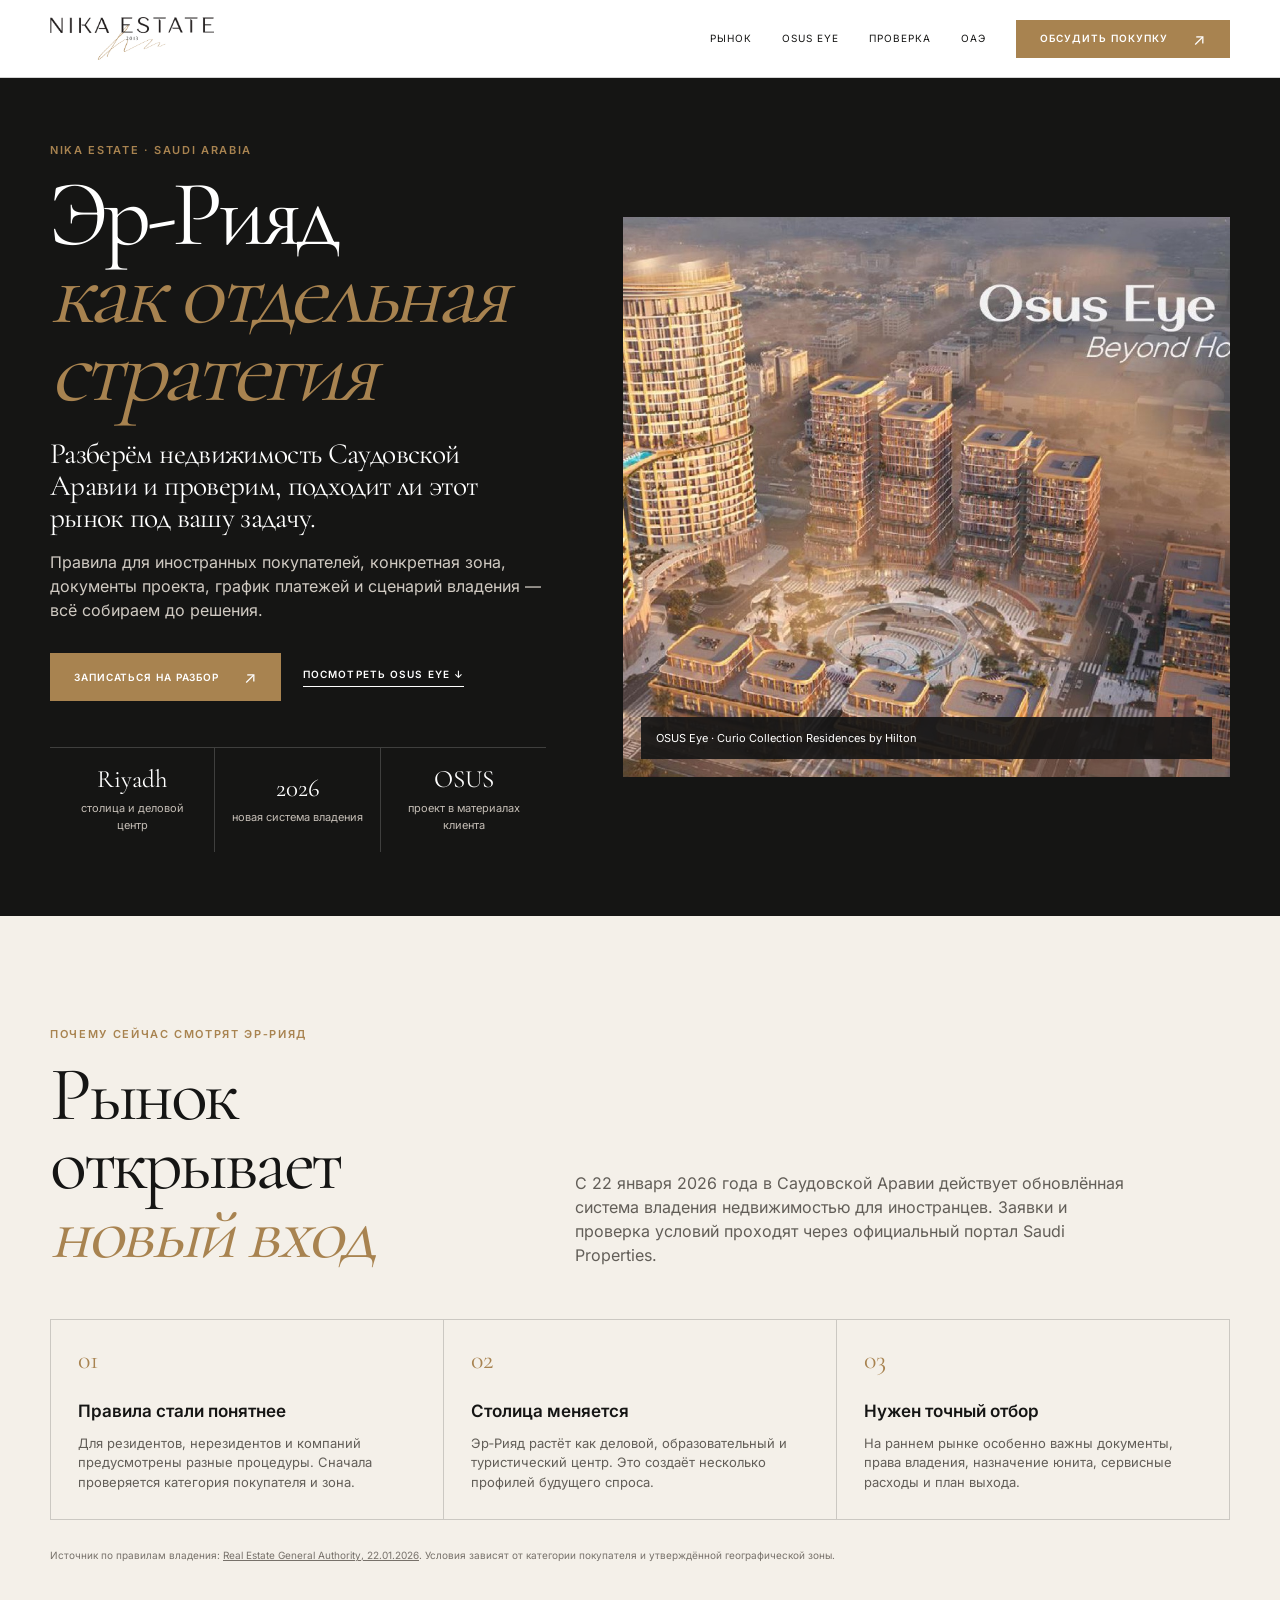
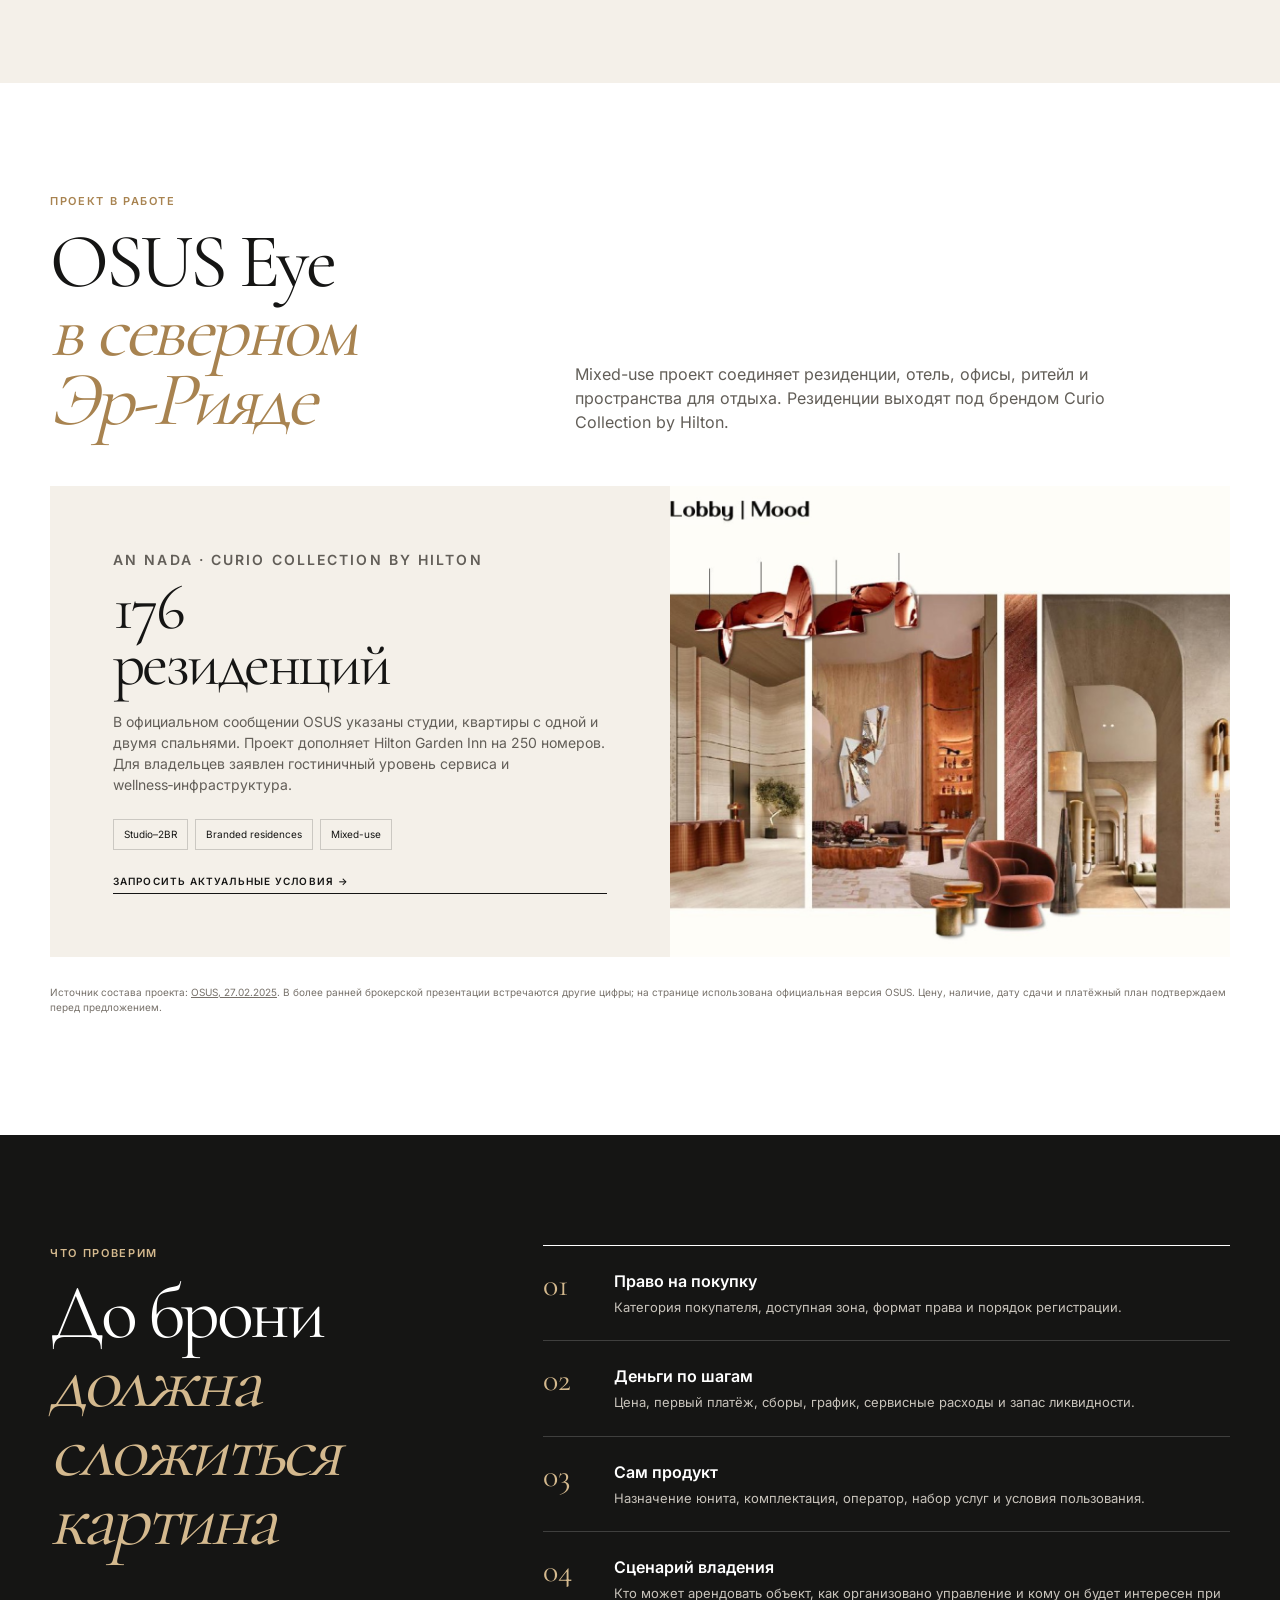
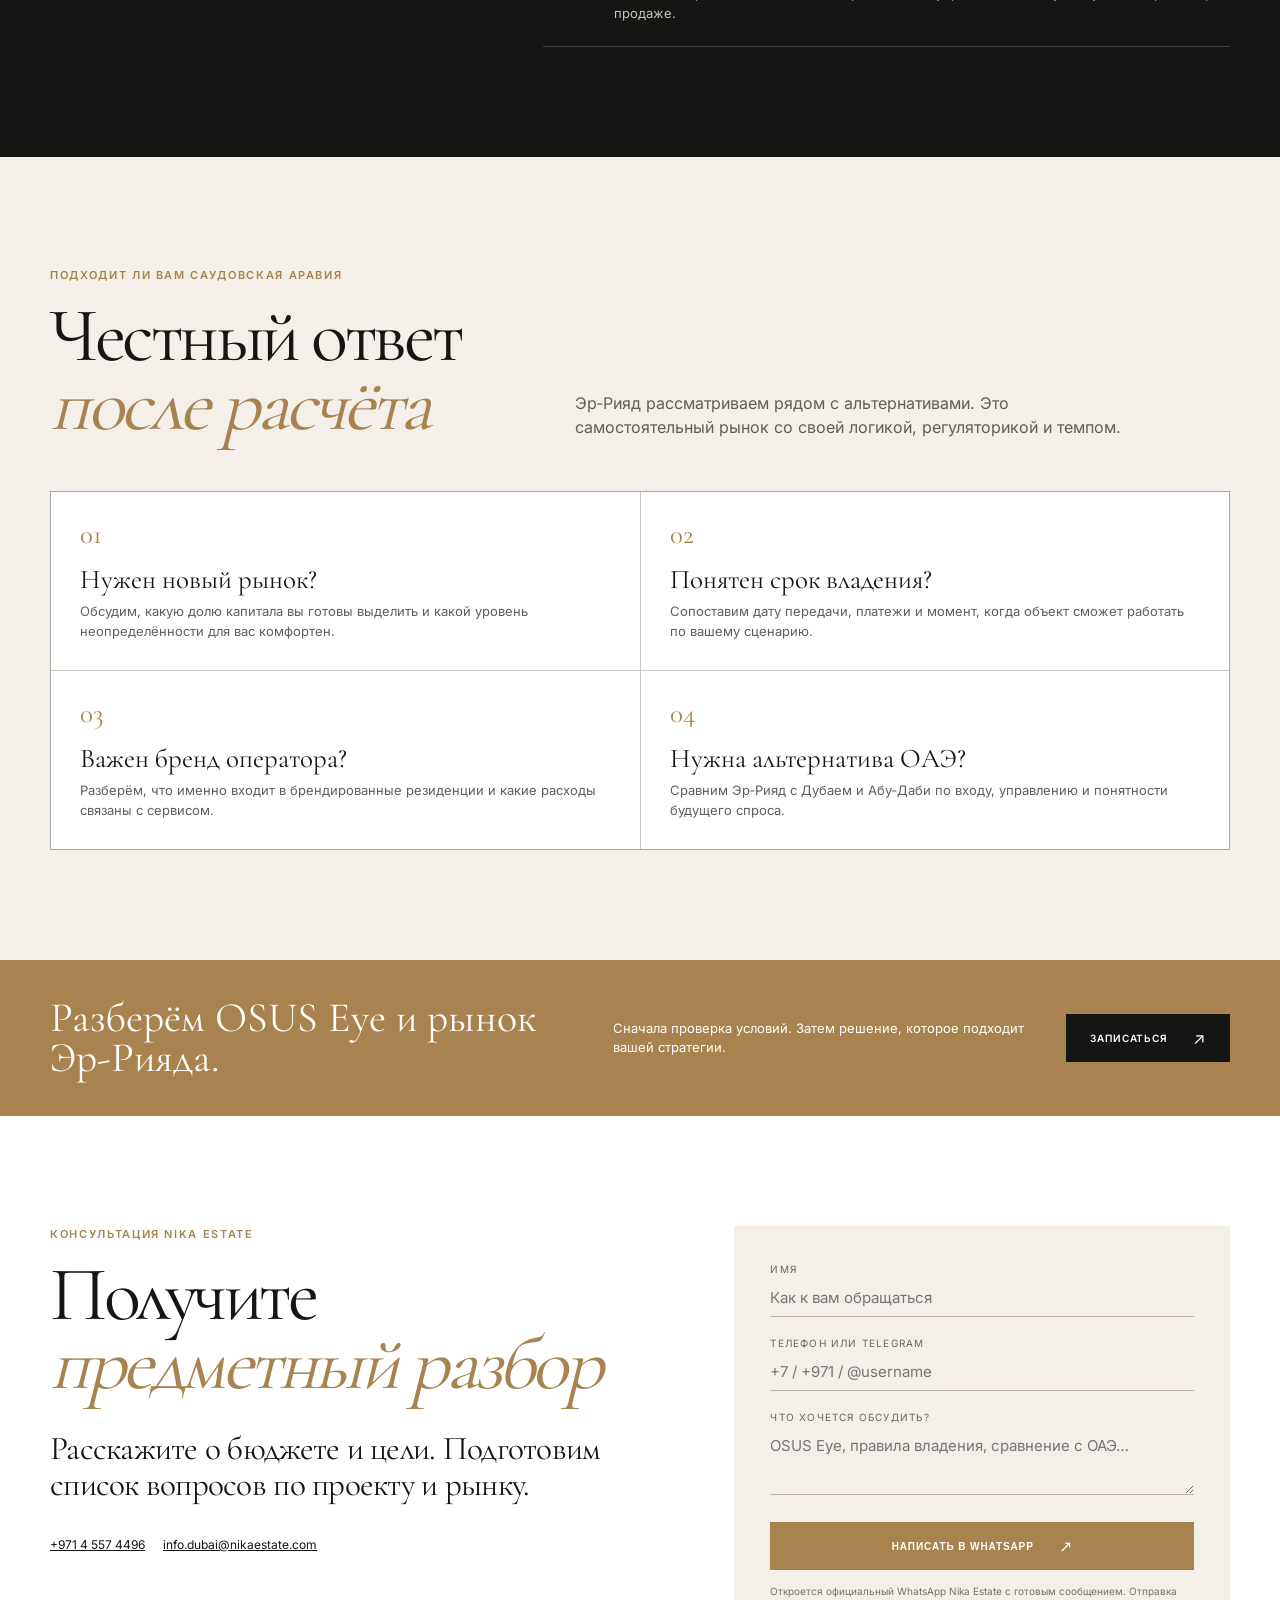
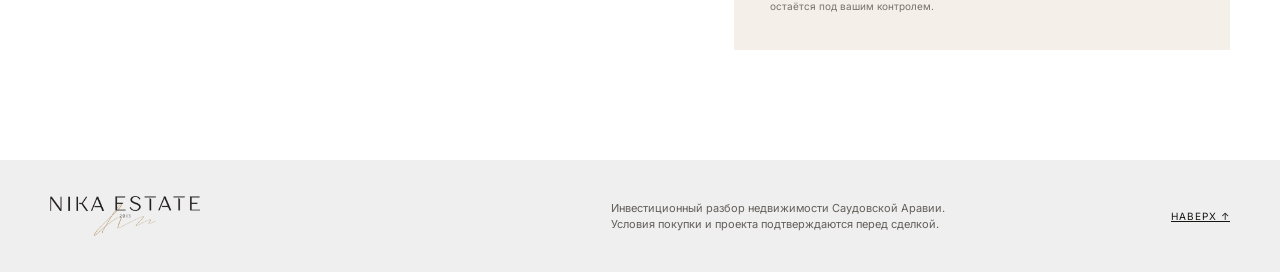
<file: saudi-arabia/index.html>
<!doctype html>
<html lang="ru">
<head>
  <meta charset="utf-8">
  <meta name="viewport" content="width=device-width,initial-scale=1">
  <meta name="description" content="Инвестиционный разбор недвижимости Эр-Рияда и проекта OSUS Eye — Curio Collection by Hilton от Nika Estate.">
  <title>Недвижимость Саудовской Аравии — Nika Estate</title>
  <link rel="stylesheet" href="../assets/styles/site.css">
</head>
<body class="with-mobile-cta">
  <a class="skip" href="#content">К содержанию</a>
  <header class="site-header"><div class="shell header-inner">
    <a class="brand" href="../" aria-label="Nika Estate"><img src="../assets/logo-nika-estate.png" alt="Nika Estate"></a>
    <nav class="site-nav" aria-label="Навигация"><a href="#market">Рынок</a><a href="#project">OSUS Eye</a><a href="#check">Проверка</a><a href="../uae/">ОАЭ</a><a class="button gold" href="#request">Обсудить покупку</a></nav>
    <button class="menu" type="button" aria-label="Открыть меню" aria-expanded="false"><i></i></button>
  </div></header>
  <main id="content">
    <section class="hero dark-hero" id="top">
      <div class="hero-copy"><p class="eyebrow">Nika Estate · Saudi Arabia</p><h1>Эр‑Рияд<br><em>как отдельная стратегия</em></h1><p class="lead">Разберём недвижимость Саудовской Аравии и проверим, подходит ли этот рынок под вашу задачу.</p><p>Правила для иностранных покупателей, конкретная зона, документы проекта, график платежей и сценарий владения — всё собираем до решения.</p><div class="hero-actions"><a class="button gold" href="#request">Записаться на разбор</a><a class="text-link" href="#project">Посмотреть OSUS Eye ↓</a></div><div class="hero-proof"><div><b>Riyadh</b><span>столица и деловой центр</span></div><div><b>2026</b><span>новая система владения</span></div><div><b>OSUS</b><span>проект в материалах клиента</span></div></div></div>
      <div class="hero-media"><img src="../assets/images/portfolio/osus-eye.jpg" alt="Проект OSUS Eye в Эр-Рияде"><div class="caption">OSUS Eye · Curio Collection Residences by Hilton</div></div>
    </section>

    <section class="section warm" id="market"><div class="shell">
      <div class="section-head"><div><p class="eyebrow">Почему сейчас смотрят Эр‑Рияд</p><h2 class="display">Рынок открывает<br><em>новый вход</em></h2></div><p class="muted">С 22 января 2026 года в Саудовской Аравии действует обновлённая система владения недвижимостью для иностранцев. Заявки и проверка условий проходят через официальный портал Saudi Properties.</p></div>
      <div class="mini-grid"><article class="mini-card"><span class="num">01</span><h3>Правила стали понятнее</h3><p>Для резидентов, нерезидентов и компаний предусмотрены разные процедуры. Сначала проверяется категория покупателя и зона.</p></article><article class="mini-card"><span class="num">02</span><h3>Столица меняется</h3><p>Эр‑Рияд растёт как деловой, образовательный и туристический центр. Это создаёт несколько профилей будущего спроса.</p></article><article class="mini-card"><span class="num">03</span><h3>Нужен точный отбор</h3><p>На раннем рынке особенно важны документы, права владения, назначение юнита, сервисные расходы и план выхода.</p></article></div>
      <p class="source-note">Источник по правилам владения: <a href="https://rega.gov.sa/en/media-center/news-announcements/rega-non-saudi-property-ownership-system-enters-into-force-as-of-today/" target="_blank" rel="noopener">Real Estate General Authority, 22.01.2026</a>. Условия зависят от категории покупателя и утверждённой географической зоны.</p>
    </div></section>

    <section class="section" id="project"><div class="shell">
      <div class="section-head"><div><p class="eyebrow">Проект в работе</p><h2 class="display">OSUS Eye<br><em>в северном Эр‑Рияде</em></h2></div><p class="muted">Mixed-use проект соединяет резиденции, отель, офисы, ритейл и пространства для отдыха. Резиденции выходят под брендом Curio Collection by Hilton.</p></div>
      <article class="project"><div class="project-photo"><img src="../assets/images/portfolio/osus-lobby.jpg" alt="Интерьер лобби OSUS Eye"></div><div class="project-copy"><p class="eyebrow">An Nada · Curio Collection by Hilton</p><h3>176<br>резиденций</h3><p>В официальном сообщении OSUS указаны студии, квартиры с одной и двумя спальнями. Проект дополняет Hilton Garden Inn на 250 номеров. Для владельцев заявлен гостиничный уровень сервиса и wellness‑инфраструктура.</p><div class="chips"><span class="chip">Studio–2BR</span><span class="chip">Branded residences</span><span class="chip">Mixed-use</span></div><a class="text-link" href="#request">Запросить актуальные условия →</a></div></article>
      <p class="source-note">Источник состава проекта: <a href="https://osus.com.sa/en/2025/" target="_blank" rel="noopener">OSUS, 27.02.2025</a>. В более ранней брокерской презентации встречаются другие цифры; на странице использована официальная версия OSUS. Цену, наличие, дату сдачи и платёжный план подтверждаем перед предложением.</p>
    </div></section>

    <section class="section dark" id="check"><div class="shell route"><div><p class="eyebrow">Что проверим</p><h2 class="display">До брони<br><em>должна сложиться картина</em></h2></div><div class="route-list">
      <div class="route-item"><b>01</b><div><h3>Право на покупку</h3><p>Категория покупателя, доступная зона, формат права и порядок регистрации.</p></div></div>
      <div class="route-item"><b>02</b><div><h3>Деньги по шагам</h3><p>Цена, первый платёж, сборы, график, сервисные расходы и запас ликвидности.</p></div></div>
      <div class="route-item"><b>03</b><div><h3>Сам продукт</h3><p>Назначение юнита, комплектация, оператор, набор услуг и условия пользования.</p></div></div>
      <div class="route-item"><b>04</b><div><h3>Сценарий владения</h3><p>Кто может арендовать объект, как организовано управление и кому он будет интересен при продаже.</p></div></div>
    </div></div></section>

    <section class="section warm"><div class="shell">
      <div class="section-head"><div><p class="eyebrow">Подходит ли вам Саудовская Аравия</p><h2 class="display">Честный ответ<br><em>после расчёта</em></h2></div><p class="muted">Эр‑Рияд рассматриваем рядом с альтернативами. Это самостоятельный рынок со своей логикой, регуляторикой и темпом.</p></div>
      <div class="question-grid"><article class="question"><span>01</span><h3>Нужен новый рынок?</h3><p>Обсудим, какую долю капитала вы готовы выделить и какой уровень неопределённости для вас комфортен.</p></article><article class="question"><span>02</span><h3>Понятен срок владения?</h3><p>Сопоставим дату передачи, платежи и момент, когда объект сможет работать по вашему сценарию.</p></article><article class="question"><span>03</span><h3>Важен бренд оператора?</h3><p>Разберём, что именно входит в брендированные резиденции и какие расходы связаны с сервисом.</p></article><article class="question"><span>04</span><h3>Нужна альтернатива ОАЭ?</h3><p>Сравним Эр‑Рияд с Дубаем и Абу‑Даби по входу, управлению и понятности будущего спроса.</p></article></div>
    </div></section>

    <section class="banner"><div class="shell"><h2>Разберём OSUS Eye и рынок Эр‑Рияда.</h2><p>Сначала проверка условий. Затем решение, которое подходит вашей стратегии.</p><a class="button" href="#request">Записаться</a></div></section>

    <section class="section" id="request"><div class="shell form-grid"><div><p class="eyebrow">Консультация Nika Estate</p><h2 class="display">Получите<br><em>предметный разбор</em></h2><p class="lead">Расскажите о бюджете и цели. Подготовим список вопросов по проекту и рынку.</p><div class="contact-line"><a href="tel:+97145574496">+971 4 557 4496</a><a href="mailto:info.dubai@nikaestate.com">info.dubai@nikaestate.com</a></div></div><form class="lead-form" data-page="недвижимость Саудовской Аравии и OSUS Eye" data-offer-name="Подбор недвижимости и инвестиционных объектов в Саудовской Аравии"><label>Имя<input name="name" required autocomplete="name" placeholder="Как к вам обращаться"></label><label>Телефон или Telegram<input name="contact" required autocomplete="tel" placeholder="+7 / +971 / @username"></label><label>Что хочется обсудить?<textarea name="goal" placeholder="OSUS Eye, правила владения, сравнение с ОАЭ…"></textarea></label><button class="button gold" type="submit">Написать в WhatsApp</button><p class="form-note">Откроется официальный WhatsApp Nika Estate с готовым сообщением. Отправка остаётся под вашим контролем.</p></form></div></section>
  </main>
  <footer class="site-footer"><div class="shell footer-inner"><img src="../assets/logo-nika-estate.png" alt="Nika Estate"><p>Инвестиционный разбор недвижимости Саудовской Аравии.<br>Условия покупки и проекта подтверждаются перед сделкой.</p><a href="#top">Наверх ↑</a></div></footer>
  <div class="mobile-cta"><a class="button gold" href="#request">Обсудить Эр‑Рияд</a></div>
  <script src="../assets/scripts/site.js"></script>
  <script src="../assets/scripts/lead-capture.js" data-endpoint="https://script.google.com/macros/s/AKfycbwioz7fVEzsnDXOz5EOG5f7Db1detqxZYDZF1T8OqyU2DAeUW-_P5envHK6vwCtcNKAbg/exec" data-landing-name="Недвижимость в Саудовской Аравии" data-offer-name="Подбор недвижимости и инвестиционных объектов в Саудовской Аравии"></script>
</body>
</html>
</file>
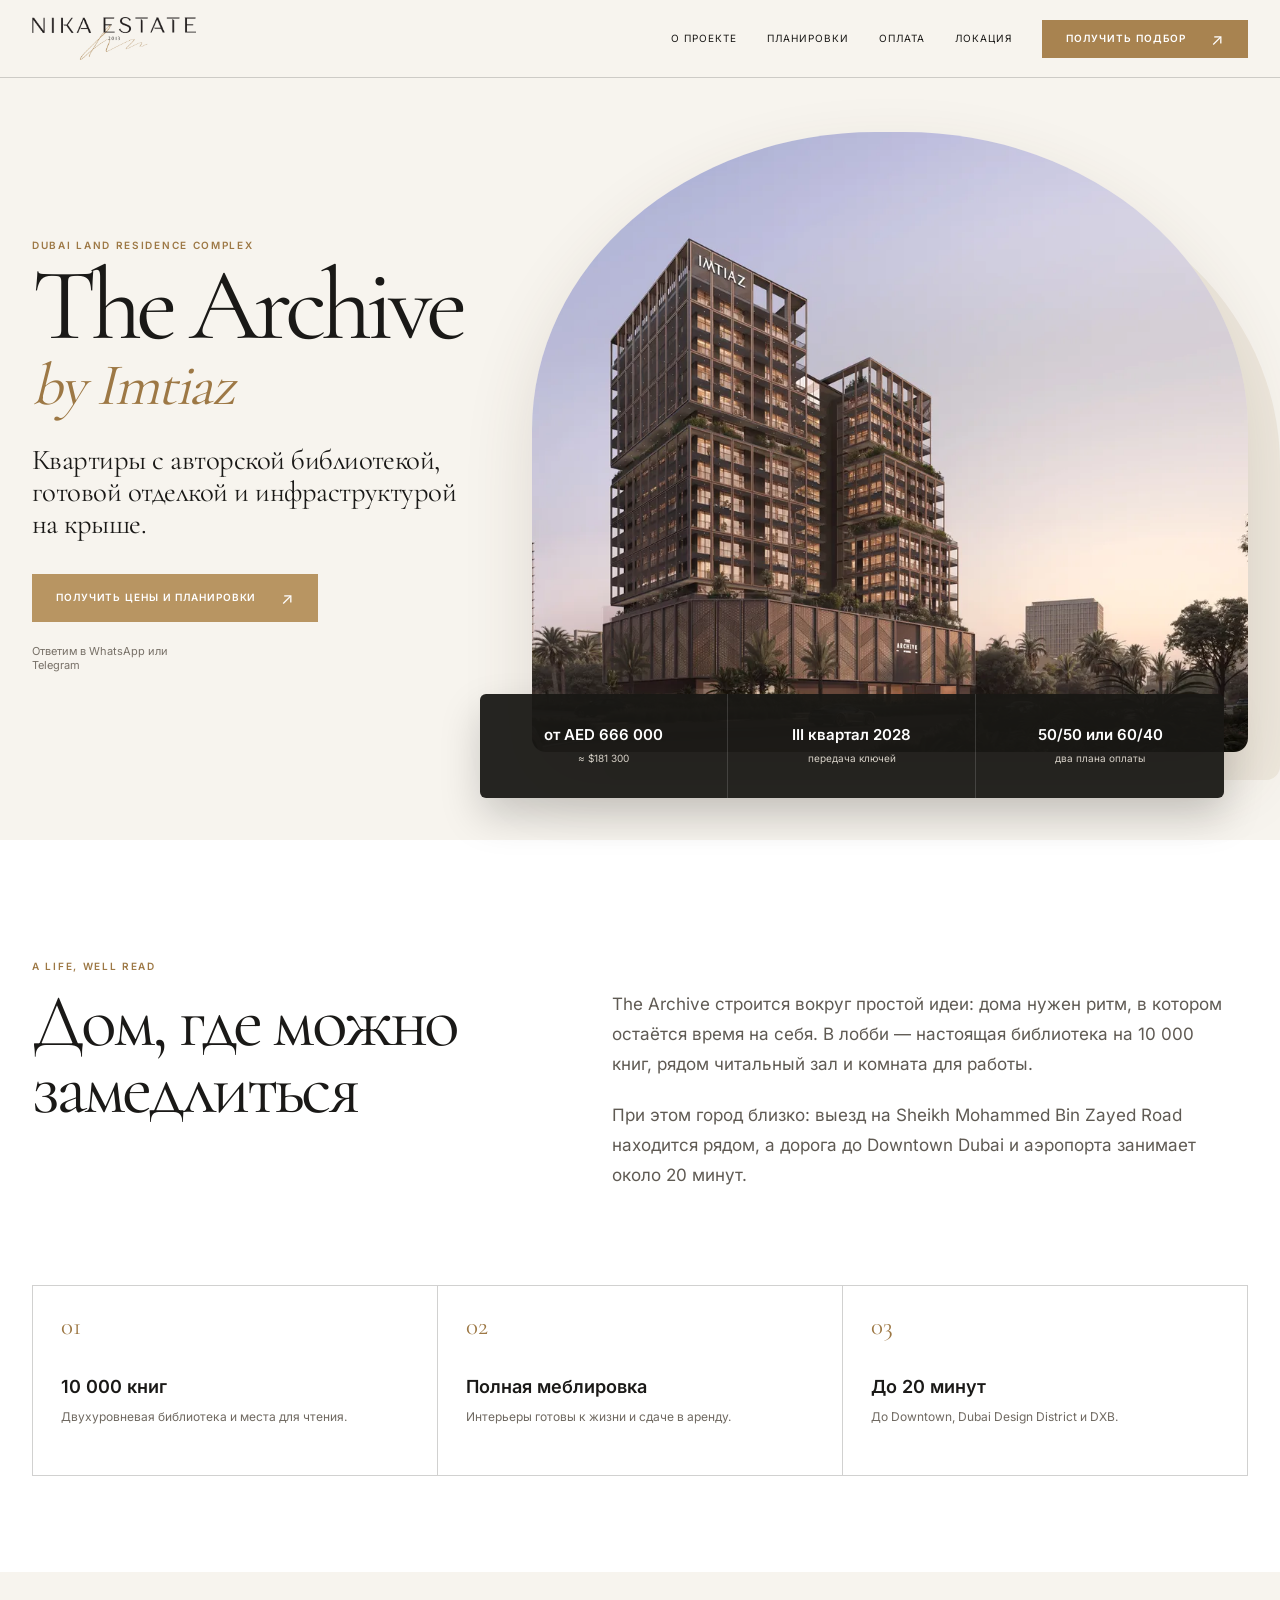
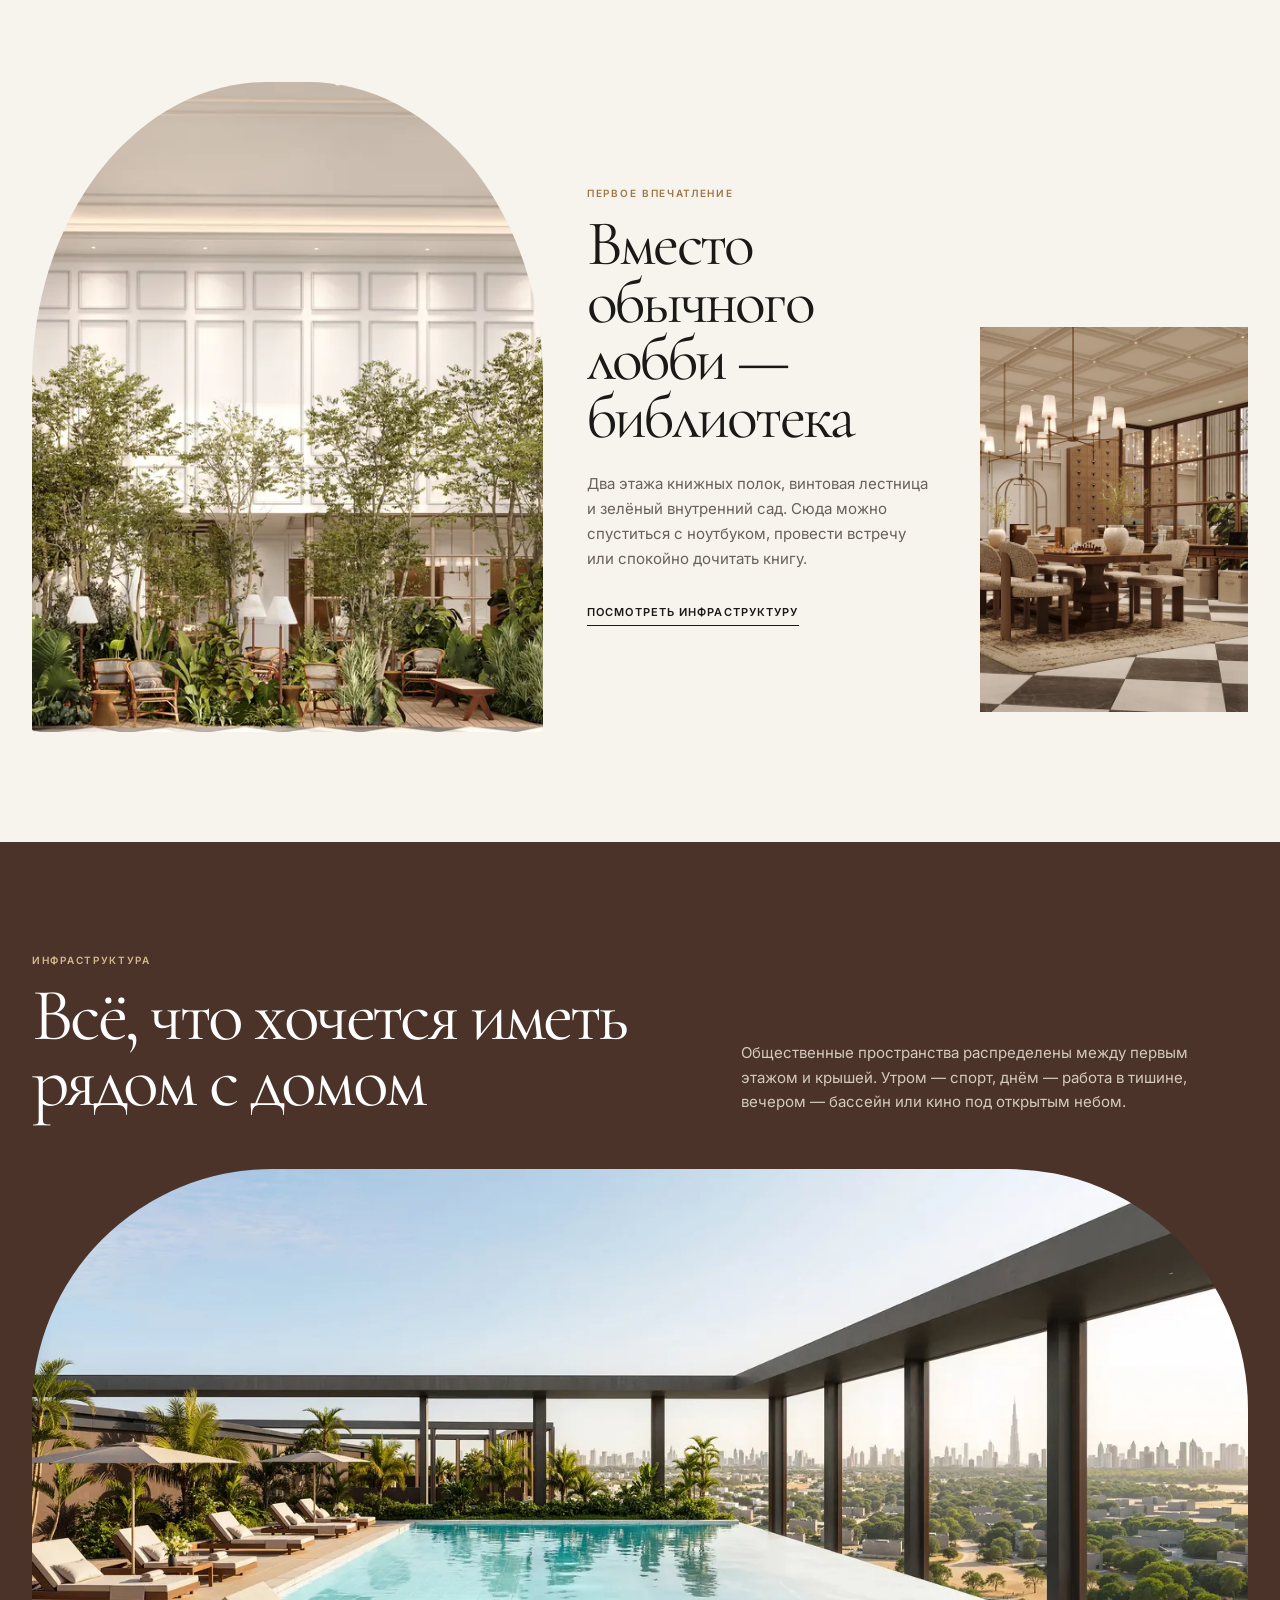
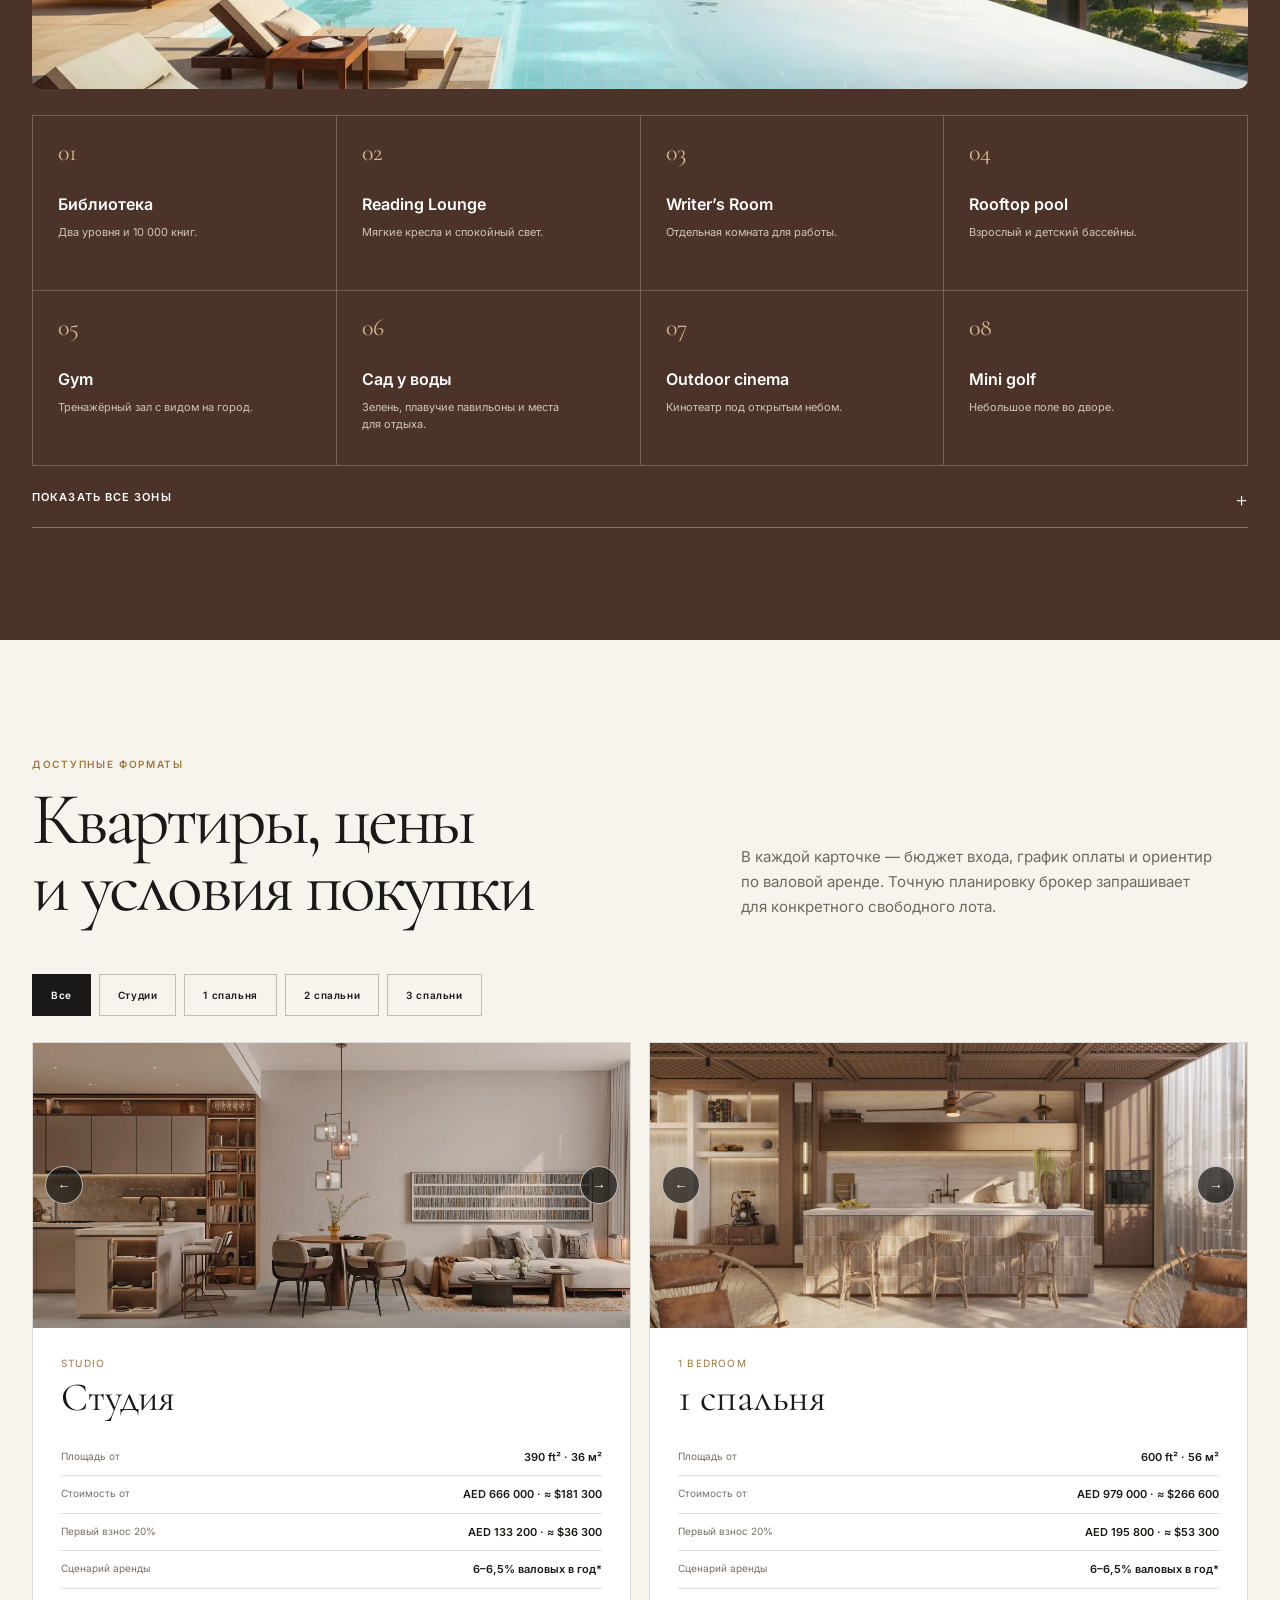
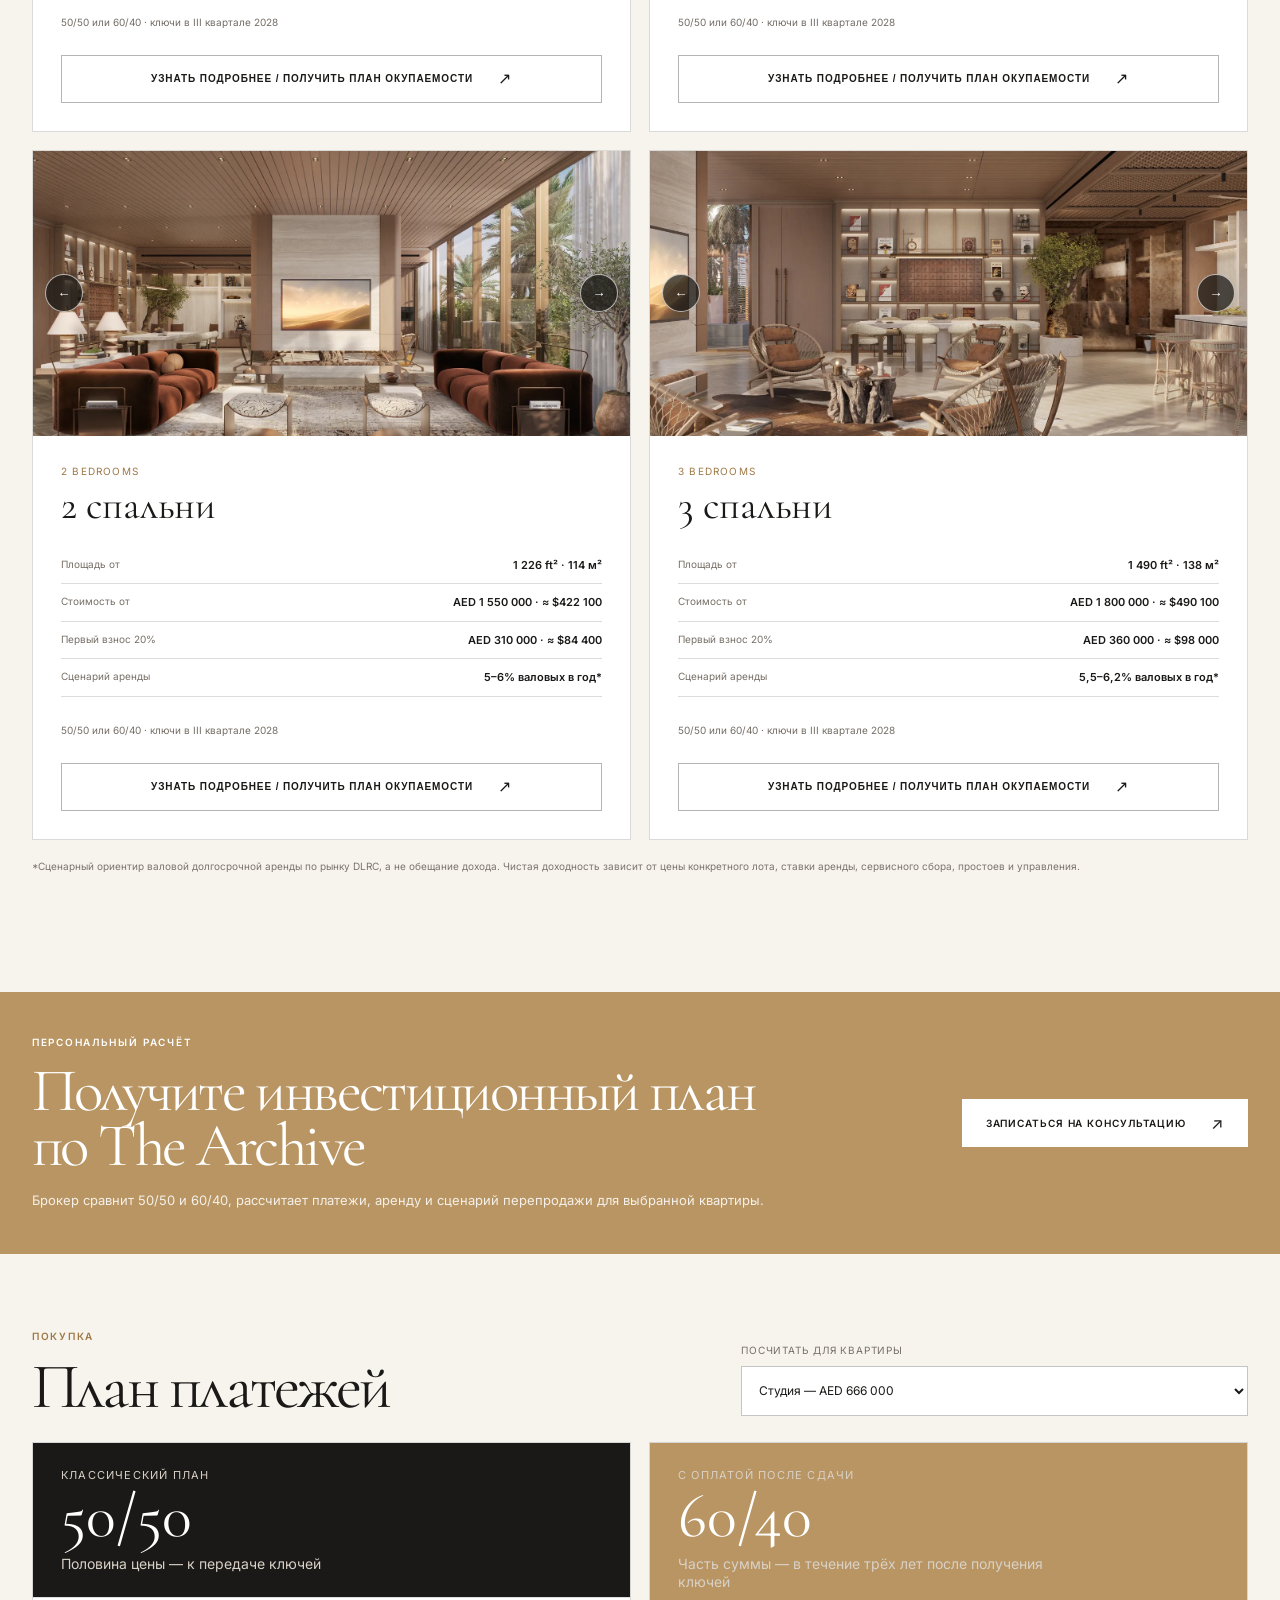
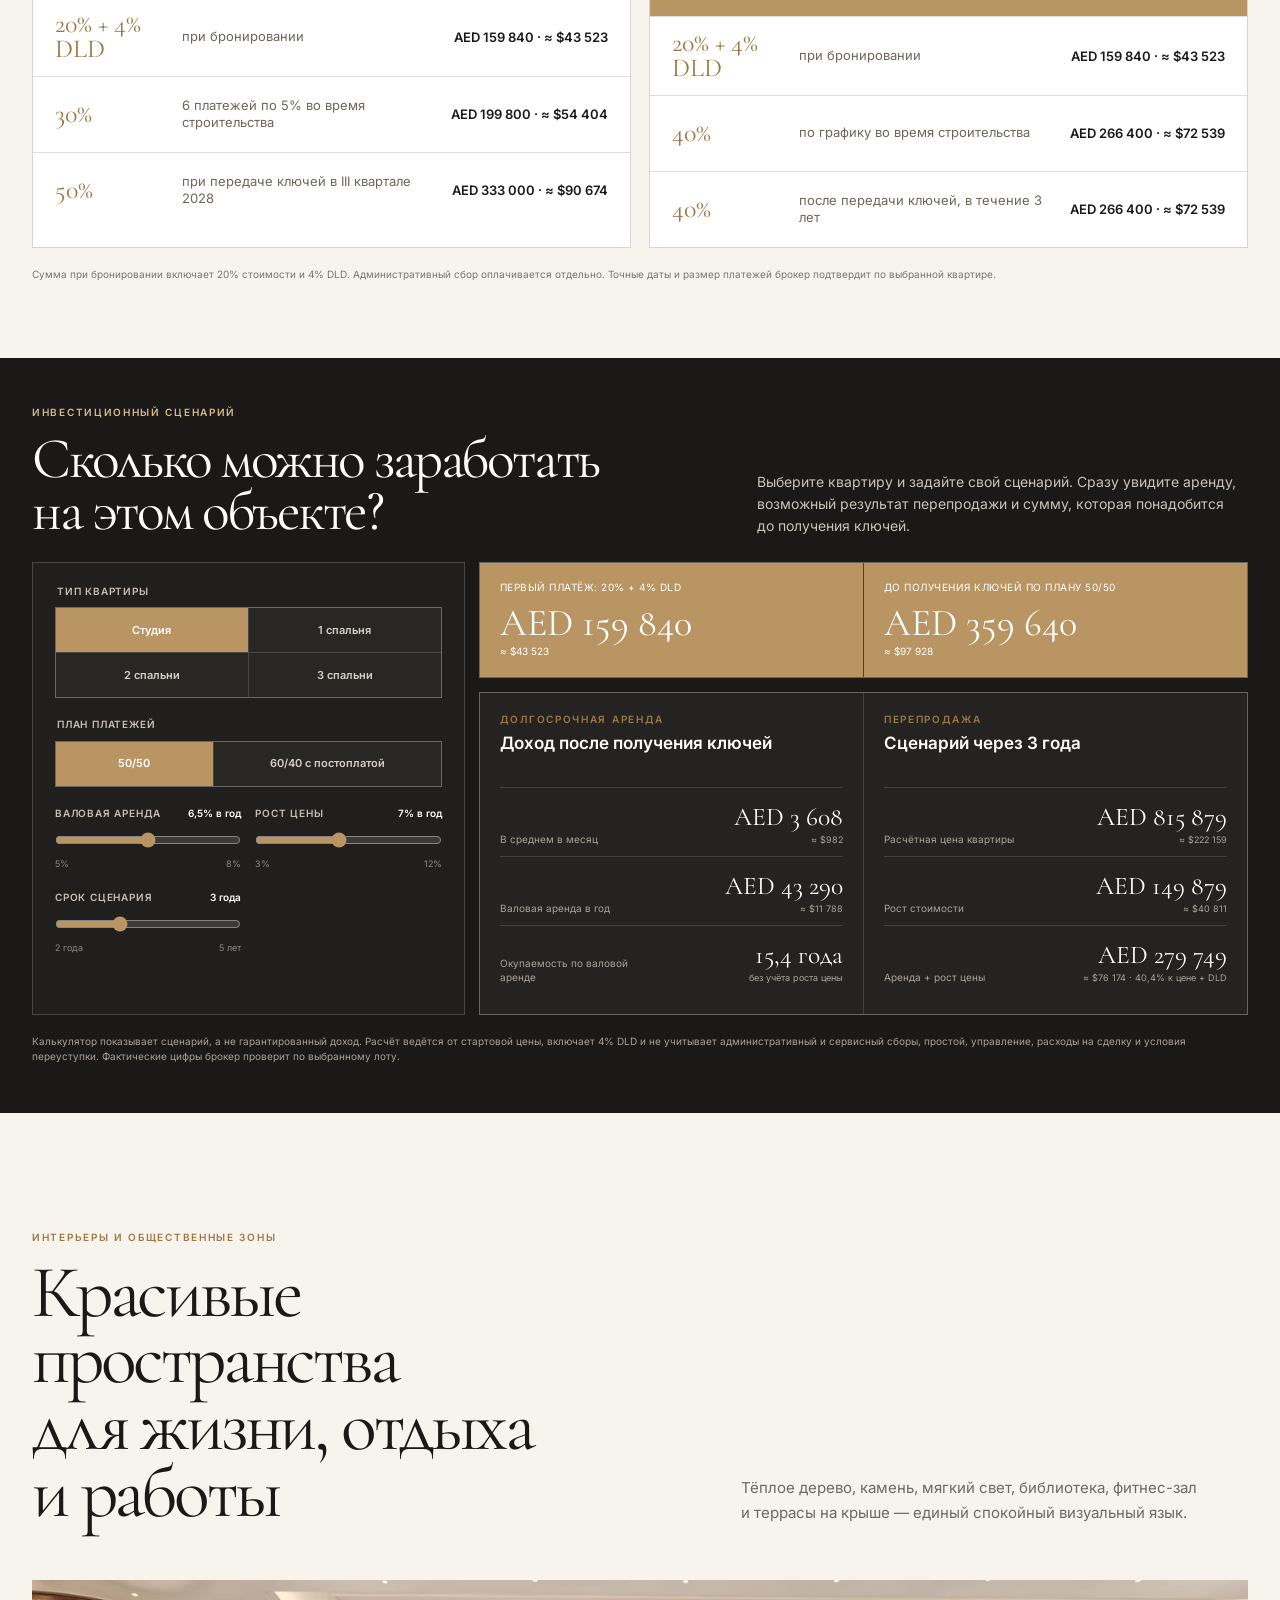
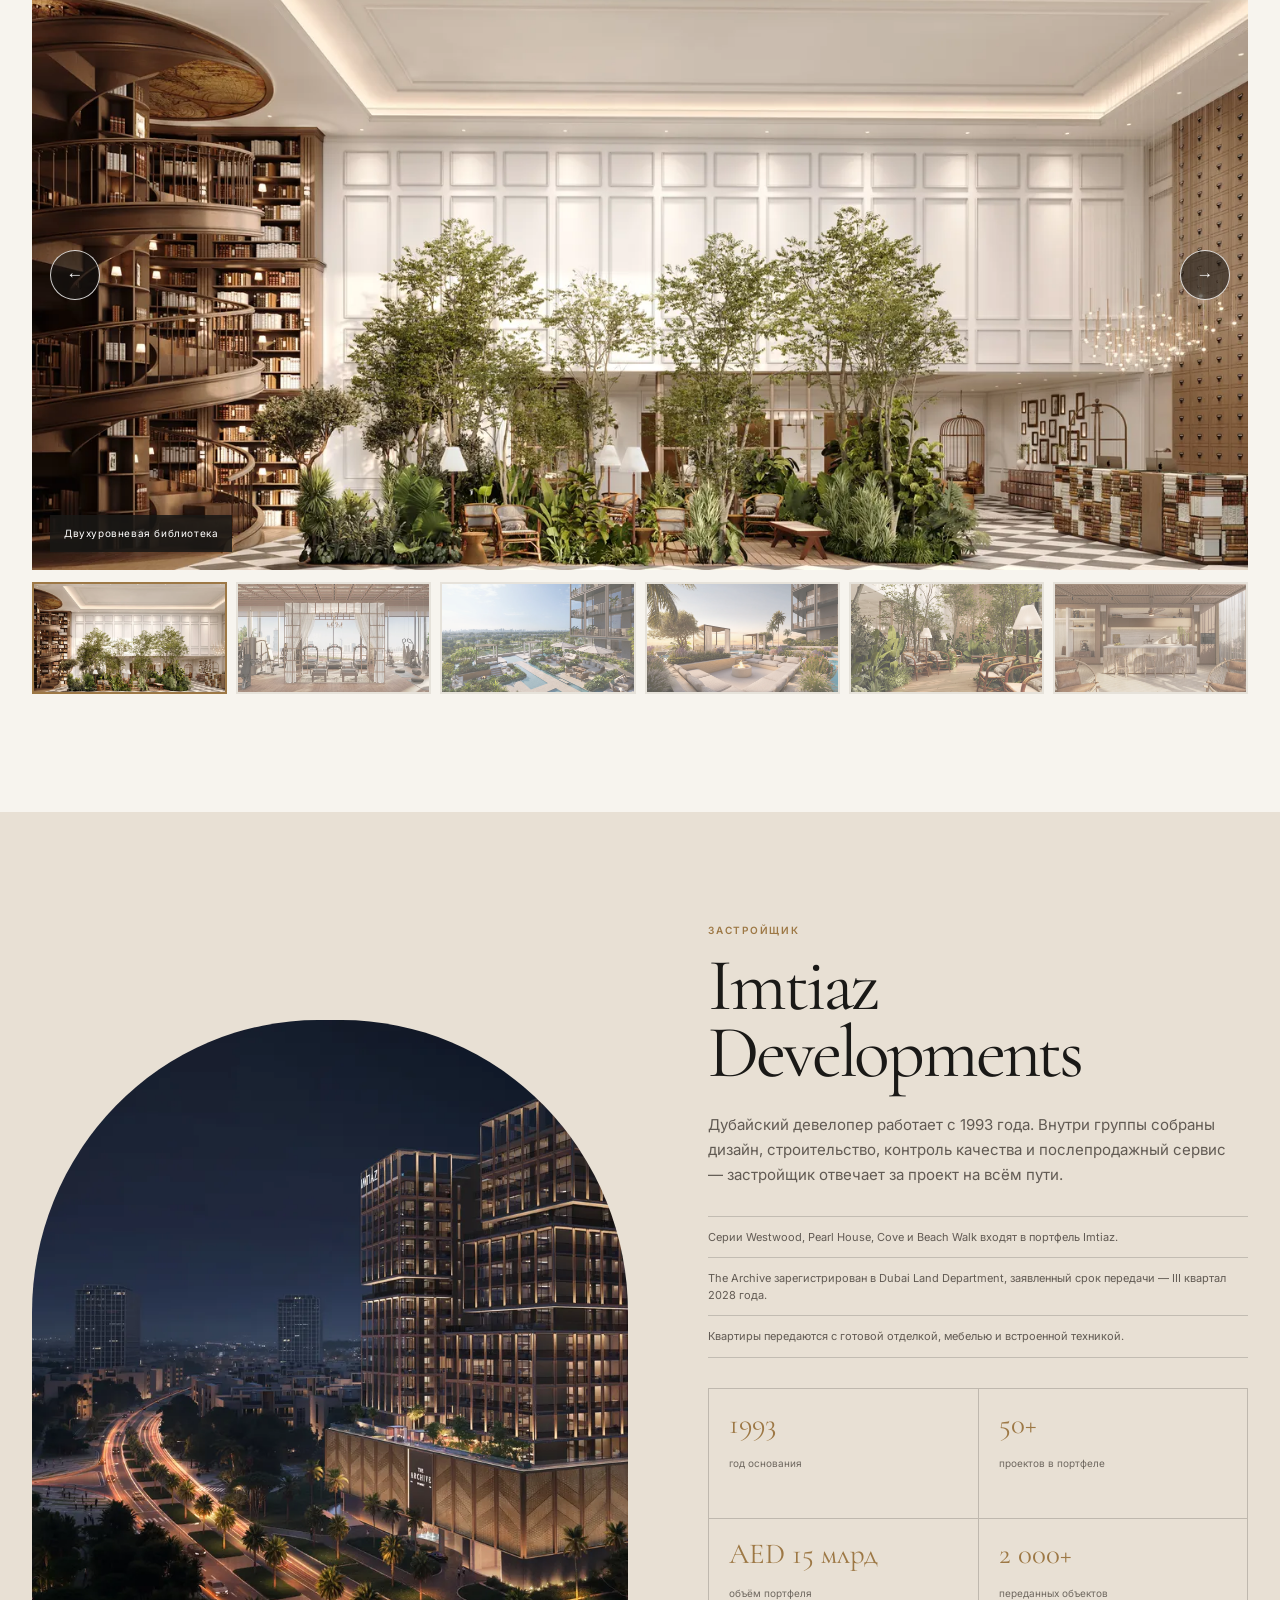
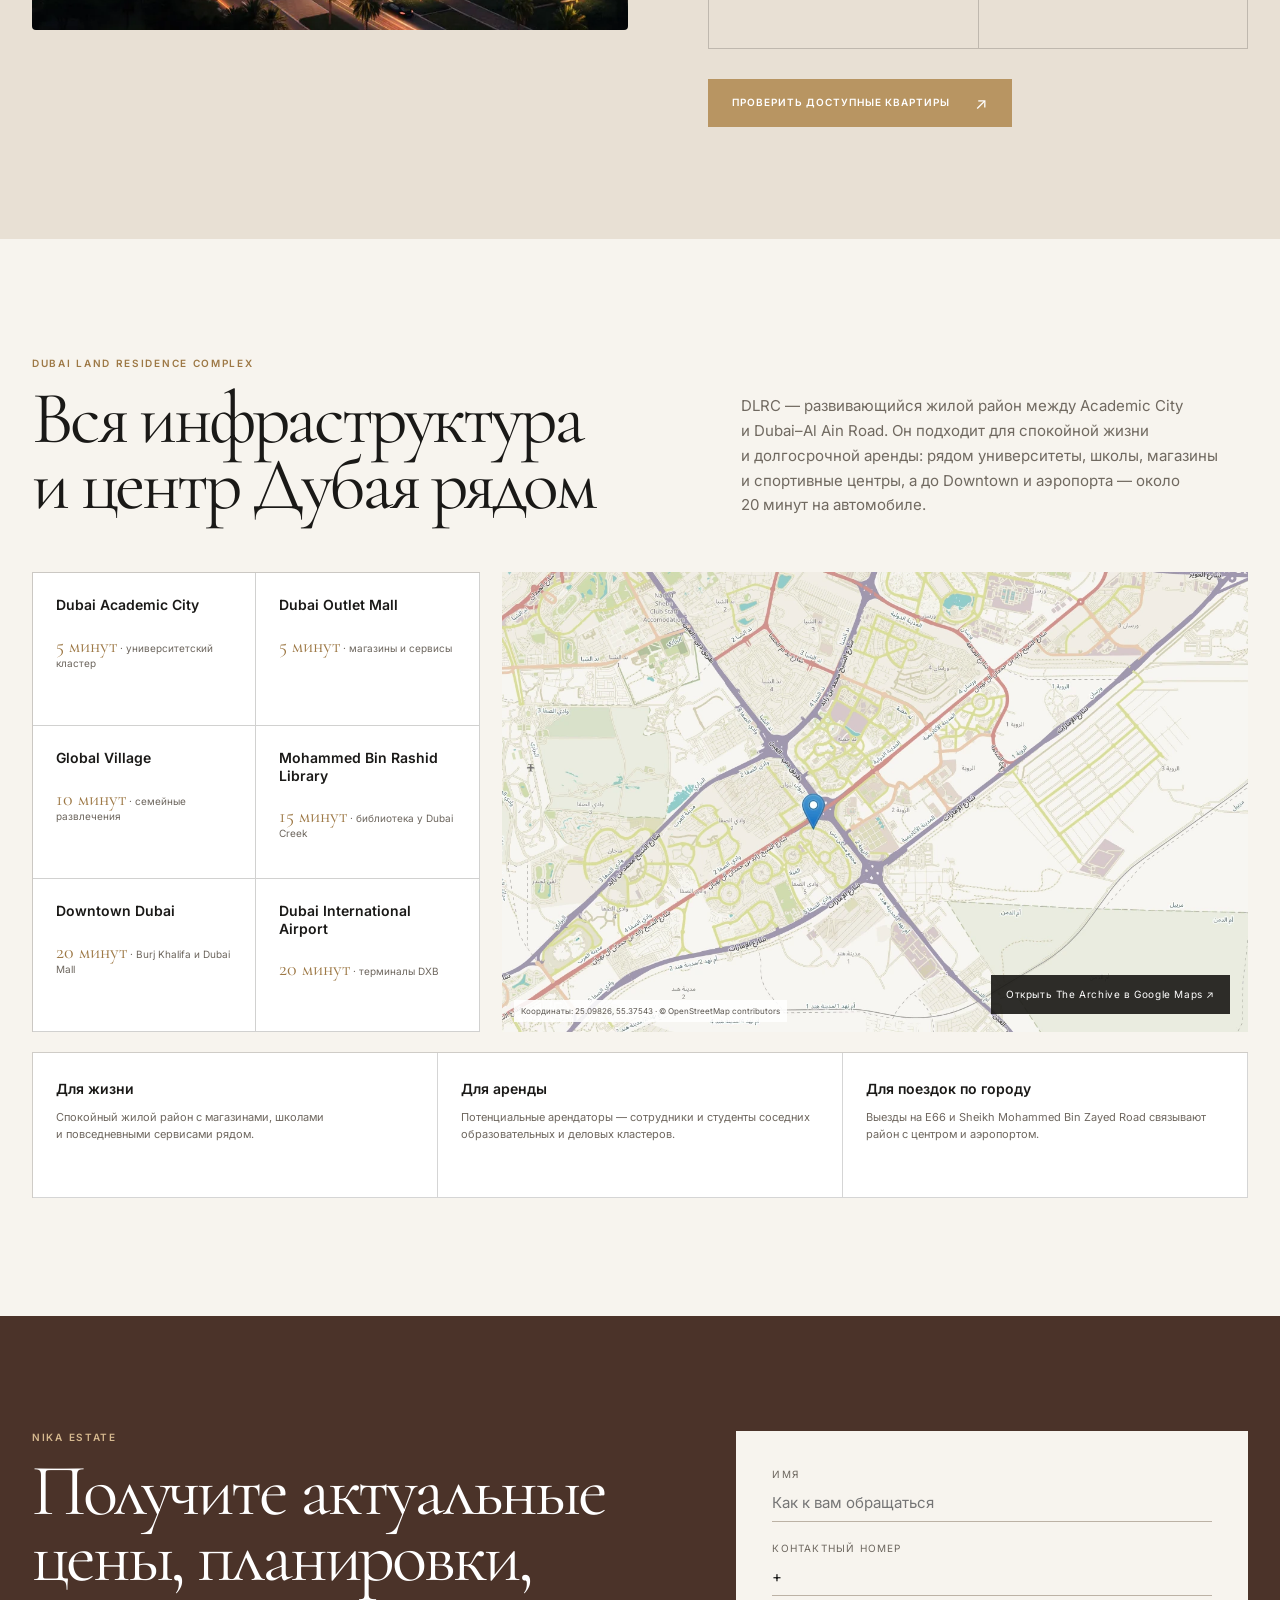
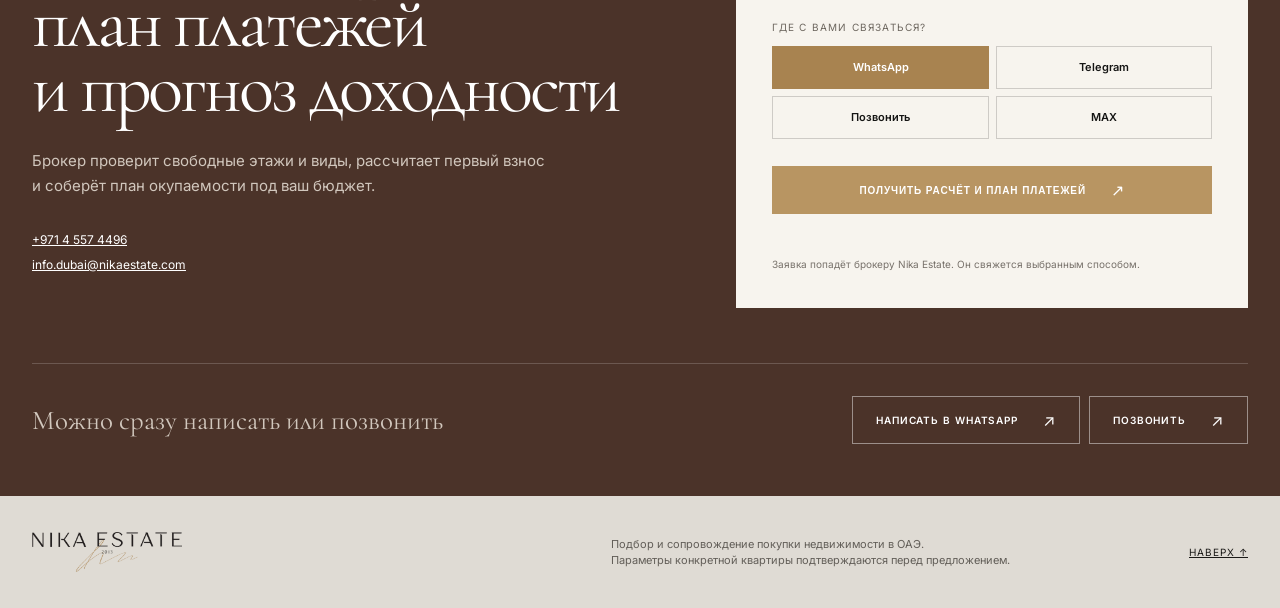
<file: the-archive/index.html>
<!doctype html>
<html lang="ru">
<head>
  <meta charset="utf-8">
  <meta name="viewport" content="width=device-width, initial-scale=1">
  <meta name="description" content="The Archive by Imtiaz в Dubai Land Residence Complex: квартиры от AED 666 000, сдача в III квартале 2028 года, планы оплаты 50/50 и 60/40. Подбор и сопровождение Nika Estate.">
  <meta name="theme-color" content="#f7f4ee">
  <title>The Archive by Imtiaz — квартиры в Дубае | Nika Estate</title>
  <link rel="icon" href="../assets/logo-nika-estate.png">
  <link rel="preload" href="../assets/fonts/inter-regular.ttf" as="font" type="font/ttf" crossorigin>
  <link rel="preload" href="../assets/fonts/cormorant-garamond-regular.ttf" as="font" type="font/ttf" crossorigin>
  <link rel="stylesheet" href="../assets/styles/site.css">
  <link rel="stylesheet" href="./archive.css">
</head>
<body class="archive-page with-mobile-cta" id="top">
  <a class="skip" href="#content">Перейти к содержанию</a>

  <header class="site-header archive-header">
    <div class="shell header-inner">
      <a class="brand" href="../" aria-label="Nika Estate — на главную"><img src="../assets/logo-nika-estate.png" alt="Nika Estate"></a>
      <nav class="site-nav" aria-label="Навигация по странице">
        <a href="#about">О проекте</a>
        <a href="#layouts">Планировки</a>
        <a href="#payment">Оплата</a>
        <a href="#location">Локация</a>
        <a class="button gold" href="#request">Получить подбор</a>
      </nav>
      <button class="menu" type="button" aria-label="Открыть меню" aria-expanded="false"><i></i></button>
    </div>
  </header>

  <main id="content">
    <section class="archive-hero shell">
      <div class="archive-hero-copy">
        <p class="archive-kicker">Dubai Land Residence Complex</p>
        <h1>The Archive <span>by Imtiaz</span></h1>
        <p class="archive-offer">Квартиры с&nbsp;авторской библиотекой, готовой отделкой и&nbsp;инфраструктурой на&nbsp;крыше.</p>
        <div class="archive-actions">
          <a class="button archive-primary" href="#request">Получить цены и планировки</a>
          <span>Ответим в&nbsp;WhatsApp или Telegram</span>
        </div>
      </div>
      <div class="archive-hero-media">
        <img src="../assets/images/the-archive/official-exterior-01.webp" alt="Архитектура жилого комплекса The Archive by Imtiaz" width="1500" height="844" fetchpriority="high">
        <div class="archive-hero-facts">
          <div><b>от AED 666 000</b><span>≈ $181 300</span></div>
          <div><b>III квартал 2028</b><span>передача ключей</span></div>
          <div><b>50/50 или 60/40</b><span>два плана оплаты</span></div>
        </div>
      </div>
    </section>

    <section class="archive-intro" id="about">
      <div class="shell archive-intro-grid">
        <div>
          <p class="archive-kicker">A life, well read</p>
          <h2>Дом, где можно замедлиться</h2>
        </div>
        <div class="archive-intro-copy">
          <p>The Archive строится вокруг простой идеи: дома нужен ритм, в&nbsp;котором остаётся время на&nbsp;себя. В&nbsp;лобби — настоящая библиотека на&nbsp;10&nbsp;000 книг, рядом читальный зал и&nbsp;комната для&nbsp;работы.</p>
          <p>При этом город близко: выезд на&nbsp;Sheikh Mohammed Bin Zayed Road находится рядом, а&nbsp;дорога до&nbsp;Downtown Dubai и&nbsp;аэропорта занимает около 20&nbsp;минут.</p>
        </div>
      </div>
      <div class="shell archive-feature-grid">
        <article><span>01</span><b>10 000 книг</b><p>Двухуровневая библиотека и&nbsp;места для чтения.</p></article>
        <article><span>02</span><b>Полная меблировка</b><p>Интерьеры готовы к&nbsp;жизни и&nbsp;сдаче в&nbsp;аренду.</p></article>
        <article><span>03</span><b>До 20 минут</b><p>До&nbsp;Downtown, Dubai Design District и&nbsp;DXB.</p></article>
      </div>
    </section>

    <section class="archive-story shell">
      <div class="story-photo story-photo-tall"><img src="../assets/images/the-archive/official-interior-07.webp" loading="lazy" alt="Двухуровневая библиотека The Archive"></div>
      <div class="story-copy">
        <p class="archive-kicker">Первое впечатление</p>
        <h2>Вместо обычного лобби — библиотека</h2>
        <p>Два этажа книжных полок, винтовая лестница и&nbsp;зелёный внутренний сад. Сюда можно спуститься с&nbsp;ноутбуком, провести встречу или спокойно дочитать книгу.</p>
        <a class="archive-text-link" href="#amenities">Посмотреть инфраструктуру</a>
      </div>
      <div class="story-photo story-photo-small"><img src="../assets/images/the-archive/official-interior-09.webp" loading="lazy" alt="Зелёное общественное пространство The Archive by Imtiaz"></div>
    </section>

    <section class="archive-amenities" id="amenities">
      <div class="shell">
        <div class="archive-heading-row">
          <div><p class="archive-kicker">Инфраструктура</p><h2>Всё, что хочется иметь рядом с&nbsp;домом</h2></div>
          <p>Общественные пространства распределены между первым этажом и&nbsp;крышей. Утром — спорт, днём — работа в&nbsp;тишине, вечером — бассейн или кино под&nbsp;открытым небом.</p>
        </div>
        <div class="amenity-visual"><img src="../assets/images/the-archive/official-exterior-09.webp" loading="lazy" alt="Бассейн на крыше The Archive"></div>
        <div class="amenity-grid" data-amenities>
          <article><span>01</span><h3>Библиотека</h3><p>Два уровня и&nbsp;10&nbsp;000 книг.</p></article>
          <article><span>02</span><h3>Reading Lounge</h3><p>Мягкие кресла и&nbsp;спокойный свет.</p></article>
          <article><span>03</span><h3>Writer’s Room</h3><p>Отдельная комната для&nbsp;работы.</p></article>
          <article><span>04</span><h3>Rooftop pool</h3><p>Взрослый и&nbsp;детский бассейны.</p></article>
          <article><span>05</span><h3>Gym</h3><p>Тренажёрный зал с&nbsp;видом на&nbsp;город.</p></article>
          <article><span>06</span><h3>Сад у&nbsp;воды</h3><p>Зелень, плавучие павильоны и&nbsp;места для&nbsp;отдыха.</p></article>
          <article><span>07</span><h3>Outdoor cinema</h3><p>Кинотеатр под&nbsp;открытым небом.</p></article>
          <article><span>08</span><h3>Mini golf</h3><p>Небольшое поле во&nbsp;дворе.</p></article>
          <article class="amenity-extra" hidden><span>09</span><h3>BBQ lounge</h3><p>Терраса для&nbsp;ужинов с&nbsp;друзьями.</p></article>
          <article class="amenity-extra" hidden><span>10</span><h3>Reading Salon</h3><p>Камин и&nbsp;пространство для&nbsp;разговоров.</p></article>
          <article class="amenity-extra" hidden><span>11</span><h3>Детская зона</h3><p>Своя площадка для&nbsp;маленьких жителей.</p></article>
          <article class="amenity-extra" hidden><span>12</span><h3>Pet-friendly</h3><p>Отдельное место для&nbsp;питомцев.</p></article>
        </div>
        <button class="archive-more" type="button" data-amenities-toggle aria-expanded="false">Показать все зоны <span>+</span></button>
      </div>
    </section>

    <section class="archive-layouts shell" id="layouts">
      <div class="archive-heading-row">
        <div><p class="archive-kicker">Доступные форматы</p><h2>Квартиры, цены и&nbsp;условия покупки</h2></div>
        <p>В каждой карточке — бюджет входа, график оплаты и&nbsp;ориентир по&nbsp;валовой аренде. Точную планировку брокер запрашивает для&nbsp;конкретного свободного лота.</p>
      </div>
      <div class="layout-filters" role="group" aria-label="Фильтр планировок">
        <button class="is-active" type="button" data-layout-filter="all">Все</button>
        <button type="button" data-layout-filter="studio">Студии</button>
        <button type="button" data-layout-filter="1br">1 спальня</button>
        <button type="button" data-layout-filter="2br">2 спальни</button>
        <button type="button" data-layout-filter="3br">3 спальни</button>
      </div>
      <div class="layout-cards">
        <article class="layout-card" data-layout="studio" data-title="Студия" data-price="AED 666 000 · ≈ $181 300" data-area="390 ft² · 36 м²" data-booking="AED 133 200 · ≈ $36 300" data-dld="AED 26 640 · ≈ $7 300" data-yield="6–6,5% валовых в год">
          <div class="layout-gallery" data-card-gallery>
            <img class="is-active" src="../assets/images/the-archive/official-interior-03.webp" loading="lazy" alt="Гостиная студии The Archive">
            <img src="../assets/images/the-archive/official-interior-16.webp" loading="lazy" alt="Спальная зона студии The Archive">
            <button class="layout-gallery-prev" type="button" data-card-prev aria-label="Предыдущее фото">←</button><button class="layout-gallery-next" type="button" data-card-next aria-label="Следующее фото">→</button>
          </div>
          <div class="layout-card-copy"><p>Studio</p><h3>Студия</h3><dl><div><dt>Площадь от</dt><dd>390 ft² · 36 м²</dd></div><div><dt>Стоимость от</dt><dd>AED 666 000 · ≈ $181 300</dd></div><div><dt>Первый взнос 20%</dt><dd>AED 133 200 · ≈ $36 300</dd></div><div><dt>Сценарий аренды</dt><dd>6–6,5% валовых в год*</dd></div></dl><p class="layout-plan-note">50/50 или 60/40 · ключи в&nbsp;III квартале 2028</p><button class="button archive-outline" type="button" data-layout-open>Узнать подробнее / получить план окупаемости</button></div>
        </article>
        <article class="layout-card" data-layout="1br" data-title="1 спальня" data-price="AED 979 000 · ≈ $266 600" data-area="600 ft² · 56 м²" data-booking="AED 195 800 · ≈ $53 300" data-dld="AED 39 160 · ≈ $10 700" data-yield="6–6,5% валовых в год">
          <div class="layout-gallery" data-card-gallery>
            <img class="is-active" src="../assets/images/the-archive/official-interior-14.webp" loading="lazy" alt="Кухня квартиры с одной спальней The Archive">
            <img src="../assets/images/the-archive/official-interior-04.webp" loading="lazy" alt="Спальня квартиры The Archive">
            <button class="layout-gallery-prev" type="button" data-card-prev aria-label="Предыдущее фото">←</button><button class="layout-gallery-next" type="button" data-card-next aria-label="Следующее фото">→</button>
          </div>
          <div class="layout-card-copy"><p>1 bedroom</p><h3>1 спальня</h3><dl><div><dt>Площадь от</dt><dd>600 ft² · 56 м²</dd></div><div><dt>Стоимость от</dt><dd>AED 979 000 · ≈ $266 600</dd></div><div><dt>Первый взнос 20%</dt><dd>AED 195 800 · ≈ $53 300</dd></div><div><dt>Сценарий аренды</dt><dd>6–6,5% валовых в год*</dd></div></dl><p class="layout-plan-note">50/50 или 60/40 · ключи в&nbsp;III квартале 2028</p><button class="button archive-outline" type="button" data-layout-open>Узнать подробнее / получить план окупаемости</button></div>
        </article>
        <article class="layout-card" data-layout="2br" data-title="2 спальни" data-price="AED 1 550 000 · ≈ $422 100" data-area="1 226 ft² · 114 м²" data-booking="AED 310 000 · ≈ $84 400" data-dld="AED 62 000 · ≈ $16 900" data-yield="5–6% валовых в год">
          <div class="layout-gallery" data-card-gallery>
            <img class="is-active" src="../assets/images/the-archive/official-interior-13.webp" loading="lazy" alt="Гостиная квартиры с двумя спальнями The Archive">
            <img src="../assets/images/the-archive/official-interior-05.webp" loading="lazy" alt="Спальня квартиры с двумя спальнями The Archive">
            <button class="layout-gallery-prev" type="button" data-card-prev aria-label="Предыдущее фото">←</button><button class="layout-gallery-next" type="button" data-card-next aria-label="Следующее фото">→</button>
          </div>
          <div class="layout-card-copy"><p>2 bedrooms</p><h3>2 спальни</h3><dl><div><dt>Площадь от</dt><dd>1 226 ft² · 114 м²</dd></div><div><dt>Стоимость от</dt><dd>AED 1 550 000 · ≈ $422 100</dd></div><div><dt>Первый взнос 20%</dt><dd>AED 310 000 · ≈ $84 400</dd></div><div><dt>Сценарий аренды</dt><dd>5–6% валовых в год*</dd></div></dl><p class="layout-plan-note">50/50 или 60/40 · ключи в&nbsp;III квартале 2028</p><button class="button archive-outline" type="button" data-layout-open>Узнать подробнее / получить план окупаемости</button></div>
        </article>
        <article class="layout-card" data-layout="3br" data-title="3 спальни" data-price="AED 1 800 000 · ≈ $490 100" data-area="1 490 ft² · 138 м²" data-booking="AED 360 000 · ≈ $98 000" data-dld="AED 72 000 · ≈ $19 600" data-yield="5,5–6,2% валовых в год">
          <div class="layout-gallery" data-card-gallery>
            <img class="is-active" src="../assets/images/the-archive/official-interior-15.webp" loading="lazy" alt="Просторная гостиная квартиры The Archive">
            <img src="../assets/images/the-archive/official-interior-06.webp" loading="lazy" alt="Спальня квартиры с тремя спальнями The Archive">
            <button class="layout-gallery-prev" type="button" data-card-prev aria-label="Предыдущее фото">←</button><button class="layout-gallery-next" type="button" data-card-next aria-label="Следующее фото">→</button>
          </div>
          <div class="layout-card-copy"><p>3 bedrooms</p><h3>3 спальни</h3><dl><div><dt>Площадь от</dt><dd>1 490 ft² · 138 м²</dd></div><div><dt>Стоимость от</dt><dd>AED 1 800 000 · ≈ $490 100</dd></div><div><dt>Первый взнос 20%</dt><dd>AED 360 000 · ≈ $98 000</dd></div><div><dt>Сценарий аренды</dt><dd>5,5–6,2% валовых в год*</dd></div></dl><p class="layout-plan-note">50/50 или 60/40 · ключи в&nbsp;III квартале 2028</p><button class="button archive-outline" type="button" data-layout-open>Узнать подробнее / получить план окупаемости</button></div>
        </article>
      </div>
      <p class="archive-disclaimer">*Сценарный ориентир валовой долгосрочной аренды по&nbsp;рынку DLRC, а&nbsp;не обещание дохода. Чистая доходность зависит от&nbsp;цены конкретного лота, ставки аренды, сервисного сбора, простоев и&nbsp;управления.</p>
    </section>

    <section class="archive-cta-band">
      <div class="shell">
        <div>
          <p class="archive-kicker">Персональный расчёт</p>
          <h2>Получите инвестиционный план по&nbsp;The Archive</h2>
          <p class="archive-cta-copy">Брокер сравнит 50/50 и&nbsp;60/40, рассчитает платежи, аренду и&nbsp;сценарий перепродажи для&nbsp;выбранной квартиры.</p>
        </div>
        <a class="button archive-light" href="#request">Записаться на консультацию</a>
      </div>
    </section>

    <section class="archive-payment shell" id="payment">
      <div class="archive-heading-row">
        <div><p class="archive-kicker">Покупка</p><h2>План платежей</h2></div>
        <div class="payment-unit-picker"><label for="payment-unit">Посчитать для квартиры</label><select id="payment-unit" data-payment-unit><option value="666000">Студия — AED 666 000</option><option value="979000">1 спальня — AED 979 000</option><option value="1550000">2 спальни — AED 1 550 000</option><option value="1800000">3 спальни — AED 1 800 000</option></select></div>
      </div>
      <div class="payment-plans">
        <article class="payment-plan-card">
          <header><p>Классический план</p><h3>50/50</h3><span>Половина цены — к&nbsp;передаче ключей</span></header>
          <ol>
            <li><b>20% + 4% DLD</b><span>при бронировании</span><strong data-payment-amount="bookingPlusDld">AED 159 840 · ≈ $43 500</strong></li>
            <li><b>30%</b><span>6 платежей по&nbsp;5% во&nbsp;время строительства</span><strong data-payment-amount="construction50">AED 199 800 · ≈ $54 400</strong></li>
            <li><b>50%</b><span>при передаче ключей в&nbsp;III квартале 2028</span><strong data-payment-amount="handover50">AED 333 000 · ≈ $90 700</strong></li>
          </ol>
        </article>
        <article class="payment-plan-card payment-plan-card-accent">
          <header><p>С оплатой после сдачи</p><h3>60/40</h3><span>Часть суммы — в&nbsp;течение трёх лет после получения ключей</span></header>
          <ol>
            <li><b>20% + 4% DLD</b><span>при бронировании</span><strong data-payment-amount="bookingPlusDld">AED 159 840 · ≈ $43 500</strong></li>
            <li><b>40%</b><span>по&nbsp;графику во&nbsp;время строительства</span><strong data-payment-amount="construction60">AED 266 400 · ≈ $72 500</strong></li>
            <li><b>40%</b><span>после передачи ключей, в&nbsp;течение 3 лет</span><strong data-payment-amount="post60">AED 266 400 · ≈ $72 500</strong></li>
          </ol>
        </article>
      </div>
      <p class="archive-disclaimer">Сумма при бронировании включает 20% стоимости и&nbsp;4% DLD. Административный сбор оплачивается отдельно. Точные даты и&nbsp;размер платежей брокер подтвердит по&nbsp;выбранной квартире.</p>
    </section>

    <section class="archive-calculator">
      <div class="shell">
        <div class="calculator-copy">
          <div class="calculator-heading">
            <p class="archive-kicker">Инвестиционный сценарий</p>
            <h2>Сколько можно заработать на&nbsp;этом объекте?</h2>
          </div>
          <p>Выберите квартиру и&nbsp;задайте свой сценарий. Сразу увидите аренду, возможный результат перепродажи и&nbsp;сумму, которая понадобится до&nbsp;получения ключей.</p>
        </div>

        <div class="calculator-panel">
          <div class="calculator-controls">
            <fieldset class="calculator-field calculator-field-wide">
              <legend>Тип квартиры</legend>
              <div class="calc-segments" data-calc-units>
                <button class="is-active" type="button" data-calc-unit="666000">Студия</button>
                <button type="button" data-calc-unit="979000">1 спальня</button>
                <button type="button" data-calc-unit="1550000">2 спальни</button>
                <button type="button" data-calc-unit="1800000">3 спальни</button>
              </div>
            </fieldset>
            <fieldset class="calculator-field calculator-field-wide">
              <legend>План платежей</legend>
              <div class="calc-segments calc-segments-two" data-calc-plans>
                <button class="is-active" type="button" data-calc-plan="50" data-before-handover="0.54">50/50</button>
                <button type="button" data-calc-plan="60" data-before-handover="0.64">60/40 с&nbsp;постоплатой</button>
              </div>
            </fieldset>
            <label class="calculator-range">
              <span>Валовая аренда <output data-calc-yield-output>6,5% в&nbsp;год</output></span>
              <input type="range" min="5" max="8" step="0.1" value="6.5" data-calc-yield>
              <small><span>5%</span><span>8%</span></small>
            </label>
            <label class="calculator-range">
              <span>Рост цены <output data-calc-growth-output>7% в&nbsp;год</output></span>
              <input type="range" min="3" max="12" step="0.5" value="7" data-calc-growth>
              <small><span>3%</span><span>12%</span></small>
            </label>
            <label class="calculator-range calculator-field-wide">
              <span>Срок сценария <output data-calc-years-output>3 года</output></span>
              <input type="range" min="2" max="5" step="1" value="3" data-calc-years>
              <small><span>2 года</span><span>5 лет</span></small>
            </label>
          </div>

          <div class="calculator-summary" aria-live="polite">
            <div><span>Первый платёж: 20% + 4% DLD</span><b data-calc-booking>AED 159 840</b><small data-calc-booking-usd>≈ $43 500</small></div>
            <div><span>До получения ключей по&nbsp;плану <em data-calc-plan-label>50/50</em></span><b data-calc-handover>AED 359 640</b><small data-calc-handover-usd>≈ $97 900</small></div>
          </div>

          <div class="calculator-scenarios" aria-live="polite">
            <article>
              <p class="archive-kicker">Долгосрочная аренда</p>
              <h3>Доход после получения ключей</h3>
              <dl>
                <div><dt>В&nbsp;среднем в&nbsp;месяц</dt><dd><b data-calc-monthly>AED 3 608</b><small data-calc-monthly-usd>≈ $980</small></dd></div>
                <div><dt>Валовая аренда в&nbsp;год</dt><dd><b data-calc-annual>AED 43 290</b><small data-calc-annual-usd>≈ $11 800</small></dd></div>
                <div><dt>Окупаемость по&nbsp;валовой аренде</dt><dd><b data-calc-payback>15,4 года</b><small>без учёта роста цены</small></dd></div>
              </dl>
            </article>
            <article>
              <p class="archive-kicker">Перепродажа</p>
              <h3>Сценарий через <span data-calc-years-label>3 года</span></h3>
              <dl>
                <div><dt>Расчётная цена квартиры</dt><dd><b data-calc-resale>AED 815 900</b><small data-calc-resale-usd>≈ $222 200</small></dd></div>
                <div><dt>Рост стоимости</dt><dd><b data-calc-profit>AED 149 900</b><small data-calc-profit-usd>≈ $40 800</small></dd></div>
                <div><dt>Аренда + рост цены</dt><dd><b data-calc-total>AED 279 800</b><small><span data-calc-total-usd>≈ $76 200</span> · <span data-calc-roi>40,4%</span> к&nbsp;цене + DLD</small></dd></div>
              </dl>
            </article>
          </div>
        </div>
        <p class="archive-disclaimer calc-note">Калькулятор показывает сценарий, а&nbsp;не гарантированный доход. Расчёт ведётся от&nbsp;стартовой цены, включает 4% DLD и&nbsp;не учитывает административный и&nbsp;сервисный сборы, простой, управление, расходы на&nbsp;сделку и&nbsp;условия переуступки. Фактические цифры брокер проверит по&nbsp;выбранному лоту.</p>
      </div>
    </section>

    <section class="archive-gallery shell">
      <div class="archive-heading-row">
        <div><p class="archive-kicker">Интерьеры и общественные зоны</p><h2>Красивые пространства для&nbsp;жизни, отдыха и&nbsp;работы</h2></div>
        <p>Тёплое дерево, камень, мягкий свет, библиотека, фитнес-зал и&nbsp;террасы на&nbsp;крыше — единый спокойный визуальный язык.</p>
      </div>
      <div class="gallery-slider" data-gallery-slider>
        <figure class="gallery-stage"><img src="../assets/images/the-archive/official-interior-07.webp" loading="lazy" alt="Библиотека The Archive" data-gallery-stage><figcaption data-gallery-caption>Двухуровневая библиотека</figcaption><button type="button" data-gallery-prev aria-label="Предыдущее фото">←</button><button type="button" data-gallery-next aria-label="Следующее фото">→</button></figure>
        <div class="gallery-thumbs" aria-label="Фотографии проекта">
          <button class="is-active" type="button" data-gallery-thumb data-src="../assets/images/the-archive/official-interior-07.webp" data-alt="Библиотека The Archive" data-caption="Двухуровневая библиотека"><img src="../assets/images/the-archive/official-interior-07.webp" loading="lazy" alt=""></button>
          <button type="button" data-gallery-thumb data-src="../assets/images/the-archive/official-interior-12.webp" data-alt="Тренажёрный зал The Archive" data-caption="Тренажёрный зал"><img src="../assets/images/the-archive/official-interior-12.webp" loading="lazy" alt=""></button>
          <button type="button" data-gallery-thumb data-src="../assets/images/the-archive/official-exterior-08.webp" data-alt="Зона отдыха у бассейна The Archive" data-caption="Rooftop pool & lounge"><img src="../assets/images/the-archive/official-exterior-08.webp" loading="lazy" alt=""></button>
          <button type="button" data-gallery-thumb data-src="../assets/images/the-archive/official-exterior-10.webp" data-alt="Терраса на крыше The Archive" data-caption="Терраса на крыше"><img src="../assets/images/the-archive/official-exterior-10.webp" loading="lazy" alt=""></button>
          <button type="button" data-gallery-thumb data-src="../assets/images/the-archive/official-interior-08.webp" data-alt="Зелёный внутренний сад The Archive" data-caption="Зелёный внутренний сад"><img src="../assets/images/the-archive/official-interior-08.webp" loading="lazy" alt=""></button>
          <button type="button" data-gallery-thumb data-src="../assets/images/the-archive/official-interior-14.webp" data-alt="Интерьер квартиры The Archive" data-caption="Меблированные интерьеры"><img src="../assets/images/the-archive/official-interior-14.webp" loading="lazy" alt=""></button>
        </div>
      </div>
    </section>

    <section class="archive-developer">
      <div class="shell developer-grid">
        <div class="developer-photo"><img src="../assets/images/the-archive/official-exterior-03.webp" loading="lazy" alt="The Archive by Imtiaz вечером"></div>
        <div class="developer-copy">
          <p class="archive-kicker">Застройщик</p>
          <h2>Imtiaz Developments</h2>
          <p>Дубайский девелопер работает с&nbsp;1993 года. Внутри группы собраны дизайн, строительство, контроль качества и&nbsp;послепродажный сервис — застройщик отвечает за&nbsp;проект на&nbsp;всём пути.</p>
          <ul class="developer-proof"><li>Серии Westwood, Pearl House, Cove и&nbsp;Beach Walk входят в&nbsp;портфель Imtiaz.</li><li>The Archive зарегистрирован в&nbsp;Dubai Land Department, заявленный срок передачи — III квартал 2028 года.</li><li>Квартиры передаются с&nbsp;готовой отделкой, мебелью и&nbsp;встроенной техникой.</li></ul>
          <div class="developer-stats"><div><b>1993</b><span>год основания</span></div><div><b>50+</b><span>проектов в&nbsp;портфеле</span></div><div><b>AED 15 млрд</b><span>объём портфеля</span></div><div><b>2 000+</b><span>переданных объектов</span></div></div>
          <a class="button archive-primary" href="#request">Проверить доступные квартиры</a>
        </div>
      </div>
    </section>

    <section class="archive-location shell" id="location">
      <div class="archive-heading-row">
        <div><p class="archive-kicker">Dubai Land Residence Complex</p><h2>Вся инфраструктура и&nbsp;центр Дубая рядом</h2></div>
        <p>DLRC — развивающийся жилой район между Academic City и&nbsp;Dubai–Al Ain Road. Он подходит для&nbsp;спокойной жизни и&nbsp;долгосрочной аренды: рядом университеты, школы, магазины и&nbsp;спортивные центры, а&nbsp;до&nbsp;Downtown и&nbsp;аэропорта — около 20&nbsp;минут на&nbsp;автомобиле.</p>
      </div>
      <div class="location-grid">
        <div class="location-times">
          <div><b>Dubai Academic City</b><span><strong>5 минут</strong> · университетский кластер</span></div>
          <div><b>Dubai Outlet Mall</b><span><strong>5 минут</strong> · магазины и&nbsp;сервисы</span></div>
          <div><b>Global Village</b><span><strong>10 минут</strong> · семейные развлечения</span></div>
          <div><b>Mohammed Bin Rashid Library</b><span><strong>15 минут</strong> · библиотека у&nbsp;Dubai Creek</span></div>
          <div><b>Downtown Dubai</b><span><strong>20 минут</strong> · Burj Khalifa и&nbsp;Dubai Mall</span></div>
          <div><b>Dubai International Airport</b><span><strong>20 минут</strong> · терминалы DXB</span></div>
        </div>
        <div class="location-map"><img src="../assets/images/the-archive/dlrc-map.webp" loading="lazy" alt="Карта Dubai Land Residence Complex с отметкой The Archive"><small>Координаты: 25.09826, 55.37543 · © OpenStreetMap contributors</small><a href="https://www.google.com/maps/search/?api=1&amp;query=25.09826%2C55.37543" target="_blank" rel="noopener">Открыть The Archive в&nbsp;Google Maps ↗</a></div>
      </div>
      <div class="location-context"><article><b>Для жизни</b><p>Спокойный жилой район с&nbsp;магазинами, школами и&nbsp;повседневными сервисами рядом.</p></article><article><b>Для аренды</b><p>Потенциальные арендаторы — сотрудники и&nbsp;студенты соседних образовательных и&nbsp;деловых кластеров.</p></article><article><b>Для поездок по&nbsp;городу</b><p>Выезды на&nbsp;E66 и&nbsp;Sheikh Mohammed Bin Zayed Road связывают район с&nbsp;центром и&nbsp;аэропортом.</p></article></div>
    </section>

    <section class="archive-request" id="request" data-mobile-cta-cover>
      <div class="shell request-grid">
        <div class="request-copy">
          <p class="archive-kicker">Nika Estate</p>
          <h2>Получите актуальные цены, планировки, план платежей и&nbsp;прогноз доходности</h2>
          <p>Брокер проверит свободные этажи и&nbsp;виды, рассчитает первый взнос и&nbsp;соберёт план окупаемости под&nbsp;ваш бюджет.</p>
          <div class="request-contacts"><a href="tel:+97145574496">+971 4 557 4496</a><a href="mailto:info.dubai@nikaestate.com">info.dubai@nikaestate.com</a></div>
        </div>
        <form class="lead-form archive-form" data-page="The Archive by Imtiaz" data-offer-name="Инвестиционный план по The Archive by Imtiaz">
          <input type="hidden" name="project" value="The Archive by Imtiaz">
          <label>Имя<input name="name" required autocomplete="name" placeholder="Как к вам обращаться"></label>
          <label>Контактный номер<input type="tel" name="phone" required autocomplete="tel" data-phone placeholder="+7 999 000-00-00"></label>
          <div class="messenger-field"><span class="field-label">Где с&nbsp;вами связаться?</span><div class="messenger-options"><label><input type="radio" name="messenger" value="WhatsApp" checked><span>WhatsApp</span></label><label><input type="radio" name="messenger" value="Telegram"><span>Telegram</span></label><label><input type="radio" name="messenger" value="Телефон"><span>Позвонить</span></label><label><input type="radio" name="messenger" value="MAX"><span>MAX</span></label></div></div>
          <label class="telegram-field" data-telegram-field hidden>Ник в&nbsp;Telegram<input type="text" name="telegram" placeholder="@username"></label>
          <button class="button archive-primary" type="submit">Получить расчёт и план платежей</button>
          <p class="form-status" data-form-status aria-live="polite"></p>
          <p class="form-note">Заявка попадёт брокеру Nika Estate. Он свяжется выбранным способом.</p>
        </form>
      </div>
      <div class="shell direct-contact archive-direct">
        <p>Можно сразу написать или&nbsp;позвонить</p>
        <div><a class="button archive-outline" href="https://wa.me/971508698020" target="_blank" rel="noopener">Написать в WhatsApp</a><a class="button archive-outline" href="tel:+97145574496">Позвонить</a></div>
      </div>
    </section>
  </main>

  <footer class="site-footer archive-footer">
    <div class="shell footer-inner">
      <img src="../assets/logo-nika-estate.png" alt="Nika Estate">
      <p>Подбор и&nbsp;сопровождение покупки недвижимости в&nbsp;ОАЭ.<br>Параметры конкретной квартиры подтверждаются перед предложением.</p>
      <a href="#top">Наверх ↑</a>
    </div>
  </footer>

  <div class="layout-modal" data-layout-modal hidden aria-hidden="true">
    <div class="layout-modal-backdrop" data-layout-close></div>
    <div class="layout-modal-dialog" role="dialog" aria-modal="true" aria-labelledby="layout-modal-title">
      <button class="layout-modal-close" type="button" data-layout-close aria-label="Закрыть">×</button>
      <div class="layout-modal-media"><img data-modal-image alt="Интерьер The Archive"></div>
      <div class="layout-modal-copy"><p class="archive-kicker">The Archive by Imtiaz</p><h2 id="layout-modal-title" data-modal-title></h2><dl><div><dt>Цена от</dt><dd data-modal-price></dd></div><div><dt>Площадь от</dt><dd data-modal-area></dd></div><div><dt>Первый взнос 20%</dt><dd data-modal-booking></dd></div><div><dt>DLD 4%</dt><dd data-modal-dld></dd></div><div><dt>Ориентир аренды</dt><dd data-modal-yield></dd></div><div><dt>План оплаты</dt><dd>50/50 или 60/40</dd></div></dl><p>Официальная планировка зависит от&nbsp;номера квартиры, этажа и&nbsp;статуса остатка. Брокер пришлёт лист выбранного лота вместе с&nbsp;полным графиком платежей.</p><a class="button archive-primary" href="#request" data-layout-close>Получить планировку и&nbsp;план окупаемости</a></div>
    </div>
  </div>

  <div class="mobile-cta"><a class="button archive-primary" href="#request">Получить цены и планировки</a></div>
  <script src="../assets/scripts/site.js"></script>
  <script src="./archive.js"></script>
  <script src="../assets/scripts/lead-capture.js" data-endpoint="https://script.google.com/macros/s/AKfycbwioz7fVEzsnDXOz5EOG5f7Db1detqxZYDZF1T8OqyU2DAeUW-_P5envHK6vwCtcNKAbg/exec" data-landing-name="The Archive by Imtiaz" data-offer-name="Инвестиционный план по The Archive by Imtiaz"></script>
</body>
</html>
</file>
<file: styles.css>
@font-face{font-family:Inter;src:url("assets/fonts/inter-regular.ttf") format("truetype");font-weight:400;font-display:swap}@font-face{font-family:Inter;src:url("assets/fonts/inter-semibold.ttf") format("truetype");font-weight:600;font-display:swap}@font-face{font-family:Cormorant;src:url("assets/fonts/cormorant-garamond-regular.ttf") format("truetype");font-weight:400;font-display:swap}@font-face{font-family:Cormorant;src:url("assets/fonts/cormorant-garamond-semibold.ttf") format("truetype");font-weight:600;font-display:swap}
:root{--ink:#131313;--paper:#fff;--sand:#f5f2ed;--gold:#a88350;--line:rgba(19,19,19,.2);--serif:Cormorant,Georgia,serif;--sans:Inter,Arial,sans-serif}*{box-sizing:border-box}html{scroll-behavior:smooth}body{margin:0;background:var(--paper);color:var(--ink);font-family:var(--sans);font-size:16px;line-height:1.5}.sr-only{position:absolute;width:1px;height:1px;margin:-1px;overflow:hidden;clip:rect(0,0,0,0)}.skip-link{position:fixed;top:-80px;left:20px;background:#000;color:#fff;padding:10px;z-index:1000}.skip-link:focus{top:20px}.site-header{height:80px;padding:0 clamp(22px,5vw,82px);border-bottom:1px solid var(--line);display:flex;align-items:center;justify-content:space-between;position:sticky;top:0;background:rgba(255,255,255,.96);backdrop-filter:blur(10px);z-index:20}.brand img{display:block;width:168px;height:auto}.site-nav{display:flex;align-items:center;gap:clamp(20px,2.6vw,42px)}.site-nav a{font-size:12px;line-height:1.1;color:var(--ink);text-decoration:none;text-transform:uppercase;letter-spacing:.09em}.site-nav .nav-cta{padding:13px 18px;background:var(--gold);color:#fff}.menu-toggle{display:none;background:transparent;border:0;width:44px;height:44px;padding:10px;cursor:pointer}.menu-toggle span:not(.sr-only){display:block;width:24px;height:1px;background:#111;margin:6px 0}.section-shell{padding-left:clamp(22px,5vw,82px);padding-right:clamp(22px,5vw,82px)}.hero{min-height:calc(100vh - 80px);display:grid;grid-template-columns:minmax(360px,.82fr) 1.18fr;gap:clamp(40px,7vw,124px);align-items:center;padding-top:68px;padding-bottom:68px}.eyebrow{font-size:11px;letter-spacing:.16em;text-transform:uppercase;margin:0 0 18px;color:#6c6863}.hero h1,.intro h2,.residences h2,.lifestyle h2,.family h2,.location h2,.consultation h2{font-family:var(--serif);font-weight:400;letter-spacing:-.045em;margin:0;line-height:.88}.hero h1{font-size:clamp(68px,8.7vw,156px)}h1 em,h2 em{font-style:italic;font-weight:400;color:var(--gold)}.hero-lead{font-family:var(--serif);font-size:clamp(27px,2.7vw,45px);line-height:1.05;max-width:650px;margin:32px 0 18px;letter-spacing:-.025em}.hero-text{max-width:510px;color:#4d4a46;margin:0}.hero-actions{display:flex;align-items:center;flex-wrap:wrap;gap:26px;margin-top:36px}.button{border:1px solid var(--ink);padding:16px 21px;display:inline-flex;gap:28px;align-items:center;justify-content:space-between;text-transform:uppercase;letter-spacing:.1em;font-size:11px;font-weight:600;text-decoration:none;transition:.25s}.button span{font-size:18px;font-weight:400;line-height:0}.button-dark{color:#fff;background:var(--ink)}.button-dark:hover{background:var(--gold);border-color:var(--gold)}.button-outline{color:var(--ink);background:transparent}.button-outline:hover{background:var(--ink);color:#fff}.text-link{font-size:12px;text-transform:uppercase;letter-spacing:.12em;text-decoration:none;color:var(--ink);border-bottom:1px solid var(--ink);padding-bottom:5px;display:inline-flex;gap:14px}.hero-facts{border-top:1px solid var(--line);display:grid;grid-template-columns:repeat(3,1fr);gap:15px;padding-top:17px;margin:68px 0 0;max-width:590px}.hero-facts div{padding-right:10px}.hero-facts dt{font-family:var(--serif);font-size:29px;line-height:1.1}.hero-facts dd{margin:4px 0 0;font-size:11px;color:#625e58;line-height:1.25}.hero-media{aspect-ratio:1.05/1;position:relative;overflow:hidden;background:#ddd}.hero-image{position:absolute;inset:0;margin:0;opacity:0;transition:opacity .6s ease}.hero-image.is-active{opacity:1}.hero-image img,.quote-image img,.lifestyle-image img,.family-image img{width:100%;height:100%;display:block;object-fit:cover}.image-counter{position:absolute;bottom:28px;left:30px;color:#fff;display:flex;align-items:center;gap:10px;font-family:var(--serif);font-size:19px;text-shadow:0 1px 12px #000}.image-counter i{width:45px;height:1px;background:#fff}.gallery-controls{position:absolute;right:20px;bottom:20px;display:flex;gap:7px}.gallery-button{border:0;background:#fff;color:#111;width:48px;height:48px;font-size:22px;cursor:pointer;transition:.2s}.gallery-button:hover{background:var(--gold);color:#fff}.quick-links{border-top:1px solid var(--line);border-bottom:1px solid var(--line);display:grid;grid-template-columns:repeat(4,1fr);padding:0 clamp(22px,5vw,82px)}.quick-links a{min-height:98px;border-right:1px solid var(--line);padding:20px 20px 20px 0;display:flex;gap:11px;align-items:flex-end;color:var(--ink);text-decoration:none;font-size:13px}.quick-links a:first-child{border-left:1px solid var(--line);padding-left:20px}.quick-links span{color:var(--gold);align-self:flex-start;font-family:var(--serif);font-size:20px}.quick-links b{margin-left:auto;font-size:18px;font-weight:400}.intro{display:grid;grid-template-columns:25% 1fr;gap:20px;padding-top:150px;padding-bottom:150px}.section-index{font-family:var(--serif);font-size:25px;line-height:1;color:var(--gold)}.section-index span{font-family:var(--sans);font-size:10px;letter-spacing:.14em;text-transform:uppercase;color:#6c6863;margin-left:8px}.intro-content h2{font-size:clamp(54px,6.5vw,105px);max-width:980px}.intro-columns{display:grid;grid-template-columns:1fr 1fr;gap:40px;max-width:760px;margin:46px 0 36px}.intro-columns p{margin:0;font-size:16px;color:#4d4a46}.visual-quote{background:var(--sand);display:grid;grid-template-columns:1.15fr .85fr;padding:0}.quote-image{min-height:620px}.quote-copy{padding:clamp(50px,8vw,125px) clamp(27px,6vw,108px);display:flex;flex-direction:column;justify-content:center}.quote-copy blockquote{font-family:var(--serif);font-size:clamp(36px,4vw,62px);line-height:.98;letter-spacing:-.035em;margin:0 0 30px}.quote-copy>p:last-child{max-width:390px;color:#57524c}.residences{padding-top:150px;padding-bottom:130px}.section-topline{display:grid;grid-template-columns:25% 1fr;gap:20px;margin-bottom:50px}.section-topline>p{max-width:510px;margin:0;color:#4d4a46;font-size:15px}.residences-heading{display:flex;align-items:flex-end;justify-content:space-between;gap:25px;margin-bottom:60px}.residences h2{font-size:clamp(56px,7vw,112px)}.residence-list{border-top:1px solid var(--ink)}.residence-card{border-bottom:1px solid var(--line)}.residence-toggle{width:100%;border:0;background:#fff;padding:24px 2px;display:grid;grid-template-columns:9% 1fr auto;align-items:center;text-align:left;color:var(--ink);cursor:pointer}.residence-number{font-family:var(--serif);font-size:23px;color:var(--gold)}.residence-name{font-family:var(--serif);font-size:clamp(32px,3.7vw,55px);letter-spacing:-.035em}.residence-arrow{font-size:28px;transform:rotate(-45deg);transition:.25s}.open .residence-arrow{transform:rotate(0)}.residence-details{display:none;grid-template-columns:1.2fr 1fr auto;gap:38px;padding:0 0 31px 9%;color:#504c47}.open .residence-details{display:grid}.residence-details p{margin:0;max-width:435px}.residence-details ul{margin:0;padding:0;list-style:none;font-size:13px}.residence-details li{padding:0 0 9px 15px;position:relative}.residence-details li:before{content:'—';position:absolute;left:0;color:var(--gold)}.residence-details a{font-size:11px;text-transform:uppercase;letter-spacing:.12em;align-self:start;color:var(--ink);text-decoration:none;border-bottom:1px solid var(--ink);padding-bottom:5px;white-space:nowrap}.availability-note{font-size:12px;color:#716c65;margin:24px 0 0;max-width:540px}.lifestyle{background:var(--ink);color:#fff;display:grid;grid-template-columns:1fr 1fr}.lifestyle-image{min-height:750px}.lifestyle-panel{padding:clamp(48px,7vw,116px) clamp(22px,7vw,116px)}.lifestyle-panel .section-index span{color:#b8b4ae}.lifestyle h2{font-size:clamp(55px,5.4vw,88px);margin:73px 0 29px}.lifestyle-panel>p{color:#d4d0ca;max-width:480px}.amenity-grid{border-top:1px solid rgba(255,255,255,.3);margin-top:58px}.amenity-grid>div{display:grid;grid-template-columns:40px 1fr;column-gap:12px;padding:17px 0;border-bottom:1px solid rgba(255,255,255,.3)}.amenity-grid span{font-family:var(--serif);color:#d3b585;font-size:21px;grid-row:span 2}.amenity-grid b{font-weight:400;font-size:15px}.amenity-grid p{grid-column:2;margin:5px 0 0;font-size:12px;color:#c7c2bd;line-height:1.45}.family{display:grid;grid-template-columns:.95fr 1.05fr;gap:clamp(40px,8vw,130px);padding-top:150px;padding-bottom:150px;align-items:center}.family h2{font-size:clamp(56px,6vw,98px);margin:0 0 32px}.family-copy>p:not(.eyebrow){max-width:470px;color:#4d4a46}.family-copy .text-link{margin-top:25px}.family-image{aspect-ratio:1/.88}.location{background:var(--sand);padding-top:120px;padding-bottom:0}.location-title h2{font-size:clamp(55px,6vw,100px);max-width:850px}.journey-grid{display:grid;grid-template-columns:repeat(4,1fr);margin:70px 0 80px;border-top:1px solid var(--line);border-bottom:1px solid var(--line)}.journey-grid article{min-height:160px;border-right:1px solid var(--line);padding:19px}.journey-grid article:first-child{border-left:1px solid var(--line)}.journey-grid span{font-family:var(--serif);color:var(--gold);font-size:21px;display:block;margin-bottom:25px}.journey-grid strong{display:block;font-family:var(--serif);font-size:29px;line-height:1}.journey-grid p{font-size:12px;margin:6px 0 0;color:#5c5751}.location-map{height:440px;position:relative;overflow:hidden;background:#d4d0c8;margin:0;color:var(--ink);isolation:isolate;background-image:linear-gradient(30deg,transparent 48%,rgba(255,255,255,.32) 49%,rgba(255,255,255,.32) 51%,transparent 52%),linear-gradient(115deg,transparent 49%,rgba(255,255,255,.27) 50%,rgba(255,255,255,.27) 51%,transparent 52%)}.map-orbit{position:absolute;border:1px solid rgba(19,19,19,.25);border-radius:50%;z-index:-1}.orbit-one{width:480px;height:480px;left:29%;top:-87px}.orbit-two{width:770px;height:770px;left:13%;top:-233px}.map-point{position:absolute;font-size:11px;letter-spacing:.08em;text-transform:uppercase;text-align:center}.map-point:after{content:'';width:5px;height:5px;border-radius:100%;background:var(--gold);display:block;margin:9px auto}.map-point.central{left:47%;top:41%;font-family:var(--serif);font-size:31px;letter-spacing:-.03em;text-transform:none;line-height:.95}.map-point.central i{width:24px;height:24px;border:1px solid var(--gold);border-radius:50%;display:block;margin:15px auto}.map-point.central:after{display:none}.map-point.downtown{top:12%;left:61%}.map-point.difc{top:30%;left:75%}.map-point.beach{top:59%;left:18%}.map-point.airport{top:70%;left:69%}.map-caption{position:absolute;bottom:17px;left:20px;font-size:10px;color:#5e5a54}.consultation{display:grid;grid-template-columns:1fr .82fr;gap:clamp(40px,8vw,160px);padding-top:150px;padding-bottom:150px}.consultation h2{font-size:clamp(54px,5.5vw,90px);margin-bottom:36px}.consultation-intro>p:not(.eyebrow){max-width:520px;color:#4d4a46}.consultation-list{padding:28px 0 0;margin:35px 0 0;border-top:1px solid var(--line);list-style:none;max-width:510px}.consultation-list li{border-bottom:1px solid var(--line);padding:12px 0;font-size:13px}.consultation-list li:before{content:'↘';color:var(--gold);margin-right:11px}.request-form{background:var(--sand);padding:clamp(28px,4vw,55px);align-self:start}.form-label{font-family:var(--serif);font-size:36px;letter-spacing:-.03em;margin:0 0 32px}.request-form label{font-size:11px;letter-spacing:.1em;text-transform:uppercase;display:block;margin:17px 0;color:#625d57}.request-form input,.request-form select{font-family:var(--sans);font-size:15px;color:var(--ink);width:100%;display:block;border:0;border-bottom:1px solid var(--line);background:transparent;padding:12px 0 10px;border-radius:0;outline:none}.request-form input:focus,.request-form select:focus{border-bottom-color:var(--gold)}.request-form select{appearance:auto}.form-submit{width:100%;border:0;margin-top:28px;cursor:pointer}.form-note{font-size:10px;color:#77716a;line-height:1.4;margin:17px 0 0}.form-success{min-height:24px;margin:16px 0 0;color:#71603d;font-size:13px}.site-footer{border-top:1px solid var(--line);padding:35px clamp(22px,5vw,82px);display:grid;grid-template-columns:1fr 1fr auto;gap:20px;align-items:center}.site-footer img{width:170px}.site-footer p{font-size:12px;color:#625d57;margin:0}.site-footer a{font-size:11px;text-transform:uppercase;letter-spacing:.12em;color:var(--ink);text-decoration:none}.mobile-request{display:none}
@media(max-width:900px){.site-header{height:68px}.site-nav{gap:18px}.site-nav a{font-size:10px}.hero{grid-template-columns:1fr;gap:42px;padding-top:40px}.hero-copy{order:2}.hero-media{order:1;aspect-ratio:1.1/1}.hero-facts{margin-top:44px}.intro,.section-topline{grid-template-columns:1fr;gap:28px}.intro{padding-top:100px;padding-bottom:100px}.visual-quote,.lifestyle,.family,.consultation{grid-template-columns:1fr}.quote-image{min-height:440px}.quote-copy{min-height:450px}.lifestyle-image{min-height:510px}.lifestyle-panel{padding-top:80px;padding-bottom:80px}.family{padding-top:100px;padding-bottom:100px}.family-copy{order:2}.family-image{order:1}.residences{padding-top:100px;padding-bottom:100px}.section-topline{margin-bottom:38px}.residence-details{grid-template-columns:1fr 1fr;padding-left:9%;padding-right:10px}.residence-details a{grid-column:1/-1}.journey-grid{grid-template-columns:1fr 1fr}.journey-grid article:nth-child(3){border-left:1px solid var(--line)}.consultation{padding-top:100px;padding-bottom:100px}.site-footer{grid-template-columns:1fr auto}.site-footer p{display:none}}
@media(max-width:640px){body{padding-bottom:67px}.site-header{padding:0 20px}.brand img{width:138px}.menu-toggle{display:block}.site-nav{position:absolute;left:0;right:0;top:67px;background:#fff;border-bottom:1px solid var(--line);display:none;padding:20px;flex-direction:column;align-items:stretch;gap:0}.site-nav.is-open{display:flex}.site-nav a{padding:14px 0;border-bottom:1px solid var(--line);font-size:11px}.site-nav .nav-cta{text-align:center;margin-top:15px;border:0}.section-shell{padding-left:20px;padding-right:20px}.hero{min-height:auto;padding-top:22px;padding-bottom:65px;gap:31px}.hero-media{margin:0 -20px;aspect-ratio:.95/1}.hero-copy{display:flex;flex-direction:column}.hero-copy .eyebrow{order:-1}.hero h1{font-size:70px}.hero-lead{font-size:31px;margin-top:25px}.hero-text{font-size:14px;line-height:1.5}.hero-actions{margin-top:27px;gap:20px}.button{width:100%;padding:16px 18px}.text-link{font-size:10px}.hero-facts{margin-top:37px}.hero-facts dt{font-size:25px}.hero-facts dd{font-size:10px}.image-counter{left:21px;bottom:19px}.gallery-controls{right:13px;bottom:13px}.gallery-button{width:44px;height:44px}.quick-links{display:flex;overflow-x:auto;padding:0 20px;scroll-snap-type:x mandatory}.quick-links a{flex:0 0 185px;min-height:85px;scroll-snap-align:start;padding:15px 16px!important;border-left:1px solid var(--line)}.quick-links a:last-child{border-right:1px solid var(--line)}.intro{padding-top:76px;padding-bottom:76px}.section-index{font-size:22px}.intro-content h2{font-size:54px;line-height:.91}.intro-columns{grid-template-columns:1fr;gap:19px;margin:31px 0}.intro-columns p{font-size:14px}.quote-image{min-height:340px}.quote-copy{padding:60px 20px;min-height:390px}.quote-copy blockquote{font-size:39px}.residences{padding-top:76px;padding-bottom:76px}.residences-heading{display:block;margin-bottom:36px}.residences h2{font-size:57px;margin-bottom:28px}.residence-toggle{grid-template-columns:47px 1fr auto;padding:19px 0}.residence-number{font-size:19px}.residence-name{font-size:31px}.residence-arrow{font-size:24px}.residence-details{grid-template-columns:1fr;padding:0 6px 24px 47px;gap:15px;font-size:14px}.residence-details ul{font-size:12px}.availability-note{font-size:11px}.lifestyle-image{min-height:370px}.lifestyle-panel{padding:72px 20px}.lifestyle h2{font-size:57px;line-height:.9;margin-top:55px}.lifestyle-panel>p{font-size:14px}.amenity-grid{margin-top:38px}.family{padding-top:77px;padding-bottom:77px;gap:34px}.family h2{font-size:57px}.family-copy>p:not(.eyebrow){font-size:14px}.family-image{aspect-ratio:1/.93}.location{padding-top:78px}.location-title h2{font-size:56px}.journey-grid{margin:42px 0 45px}.journey-grid article{min-height:138px;padding:16px}.journey-grid span{margin-bottom:19px}.journey-grid strong{font-size:25px}.journey-grid p{font-size:11px}.location-map{height:355px;margin:0 -20px}.orbit-one{width:350px;height:350px;left:4%;top:-25px}.orbit-two{width:590px;height:590px;left:-29%;top:-130px}.map-point.central{left:39%;top:42%;font-size:26px}.map-point.downtown{left:60%;top:14%}.map-point.difc{left:79%;top:30%}.map-point.beach{left:12%;top:61%}.map-point.airport{left:71%;top:72%}.consultation{padding-top:77px;padding-bottom:77px;gap:42px}.consultation h2{font-size:55px}.consultation-intro>p:not(.eyebrow){font-size:14px}.request-form{margin:0 -2px;padding:28px 22px}.form-label{font-size:32px}.site-footer{padding:28px 20px}.site-footer img{width:146px}.mobile-request{position:fixed;bottom:0;left:0;right:0;height:67px;display:flex;align-items:center;justify-content:space-between;padding:0 20px;background:#171717;color:#fff;text-decoration:none;text-transform:uppercase;font-size:10px;font-weight:600;letter-spacing:.12em;z-index:30}.mobile-request b{font-size:19px;color:#d3b585;font-weight:400}}
.location-map iframe{width:100%;height:100%;border:0;display:block;filter:saturate(.75) contrast(.96)}
@media(max-width:640px){.hero h1{font-size:55px}.hero-media{aspect-ratio:1.25/1}.quote-image{min-height:275px}.lifestyle-image{min-height:295px}.family-image{aspect-ratio:1/.74}.location-map{height:315px}}
</file>
<file: assets/styles/site.css>
@font-face{font-family:Inter;src:url("../fonts/inter-regular.ttf") format("truetype");font-weight:400;font-display:swap}
@font-face{font-family:Inter;src:url("../fonts/inter-semibold.ttf") format("truetype");font-weight:600;font-display:swap}
@font-face{font-family:Cormorant;src:url("../fonts/cormorant-garamond-regular.ttf") format("truetype");font-weight:400;font-display:swap}
@font-face{font-family:Cormorant;src:url("../fonts/cormorant-garamond-semibold.ttf") format("truetype");font-weight:600;font-display:swap}
:root{--ink:#151514;--paper:#fff;--sand:#f4f0e9;--mist:#eceae6;--gold:#a88350;--gold-light:#d4b98e;--muted:#625e58;--line:rgba(21,21,20,.18);--dark-line:rgba(255,255,255,.18);--serif:Cormorant,Georgia,serif;--sans:Inter,Arial,sans-serif}
*{box-sizing:border-box}html{scroll-behavior:smooth}body{margin:0;background:var(--paper);color:var(--ink);font:400 16px/1.5 var(--sans)}body.with-mobile-cta{padding-bottom:0}img{display:block;width:100%;height:auto}a{color:inherit}.sr-only{position:absolute!important;width:1px!important;height:1px!important;padding:0!important;margin:-1px!important;overflow:hidden!important;clip:rect(0,0,0,0)!important;white-space:nowrap!important;border:0!important}.skip{position:fixed;left:18px;top:-80px;z-index:100;background:#111;color:#fff;padding:10px 14px}.skip:focus{top:16px}.shell{width:min(1180px,calc(100% - 48px));margin:0 auto}.section{padding:110px 0}.section.compact{padding:78px 0}.dark{background:var(--ink);color:#fff}.warm{background:var(--sand)}.eyebrow{margin:0 0 17px;color:var(--gold);font-size:11px;font-weight:600;letter-spacing:.15em;text-transform:uppercase}.dark .eyebrow{color:var(--gold-light)}.display{margin:0;font:400 clamp(52px,6vw,88px)/.9 var(--serif);letter-spacing:-.045em}.display em{color:var(--gold);font-style:italic}.dark .display em{color:var(--gold-light)}.lead{font:400 clamp(25px,2.6vw,37px)/1.08 var(--serif);letter-spacing:-.022em}.muted{color:var(--muted)}.dark .muted{color:#c8c3bb}.button{min-height:48px;border:1px solid var(--ink);padding:0 23px;display:inline-flex;align-items:center;justify-content:center;gap:25px;background:var(--ink);color:#fff;text-decoration:none;text-transform:uppercase;letter-spacing:.09em;font-size:10px;font-weight:600;cursor:pointer;transition:.2s}.button:after{content:"↗";font-size:16px;font-weight:400}.button:hover{background:var(--gold);border-color:var(--gold)}.button.gold{background:var(--gold);border-color:var(--gold)}.button.gold:hover{background:#8f7149;border-color:#8f7149}.button.light{background:#fff;border-color:#fff;color:var(--ink)}.button.outline{background:transparent;color:var(--ink)}.dark .button.outline{color:#fff;border-color:rgba(255,255,255,.5)}.text-link{display:inline-flex;gap:12px;border-bottom:1px solid currentColor;padding-bottom:4px;text-decoration:none;font-size:10px;font-weight:600;letter-spacing:.11em;text-transform:uppercase}.site-header{height:78px;position:sticky;top:0;z-index:40;background:rgba(255,255,255,.96);backdrop-filter:blur(12px);border-bottom:1px solid var(--line)}.header-inner{height:100%;display:flex;align-items:center;justify-content:space-between;gap:30px}.brand img{width:164px}.site-nav{display:flex;align-items:center;gap:30px}.site-nav a{font-size:10px;text-transform:uppercase;letter-spacing:.1em;text-decoration:none}.site-nav .button{min-height:38px;color:#fff}.menu{display:none;width:42px;height:42px;border:0;background:transparent;padding:10px}.menu i,.menu:after{content:"";display:block;width:22px;height:1px;background:#111;margin:6px 0}.hero{min-height:690px;display:grid;grid-template-columns:.9fr 1.1fr;gap:clamp(45px,6vw,100px);align-items:center;padding-top:64px;padding-bottom:64px}.hero-copy{max-width:590px}.hero h1{font:400 clamp(60px,7.3vw,106px)/.84 var(--serif);letter-spacing:-.05em;margin:0 0 27px}.hero h1 em{display:block;color:var(--gold);font-style:italic}.hero .lead{font-size:clamp(24px,2.3vw,34px);margin:0 0 17px;max-width:540px}.hero p:not(.eyebrow):not(.lead){color:#55514b;max-width:520px}.hero-actions{display:flex;align-items:center;gap:22px;flex-wrap:wrap;margin-top:31px}.hero-proof{display:grid;grid-template-columns:repeat(3,1fr);gap:15px;border-top:1px solid var(--line);padding-top:18px;margin-top:46px}.hero-proof b{font:400 25px/1 var(--serif);display:block}.hero-proof span{font-size:11px;color:#6b665f}.hero-media{height:560px;position:relative;overflow:hidden;background:#d7d3cc}.hero-media img{height:100%;object-fit:cover}.hero-media .caption{position:absolute;left:18px;right:18px;bottom:18px;background:rgba(21,21,20,.9);color:#fff;padding:13px 15px;font-size:11px}.hero.dark-hero{width:100%;max-width:none;background:var(--ink);color:#fff;padding-left:max(24px,calc((100vw - 1180px)/2));padding-right:max(24px,calc((100vw - 1180px)/2))}.dark-hero p:not(.eyebrow):not(.lead){color:#d0cac2}.dark-hero .hero-proof{border-color:var(--dark-line)}.dark-hero .hero-proof span{color:#c5beb6}.section-head{display:grid;grid-template-columns:.82fr 1.18fr;gap:70px;align-items:end;margin-bottom:52px}.section-head>p{margin:0;max-width:570px}.mini-grid{display:grid;grid-template-columns:repeat(3,1fr);border-top:1px solid var(--line);border-left:1px solid var(--line)}.mini-card{padding:27px;min-height:195px;border-right:1px solid var(--line);border-bottom:1px solid var(--line)}.mini-card .num{display:block;color:var(--gold);font:400 26px/1 var(--serif);margin-bottom:26px}.mini-card h3{font-size:17px;margin:0 0 9px}.mini-card p{font-size:13px;color:var(--muted);margin:0}.dark .mini-grid{border-color:var(--dark-line)}.dark .mini-card{border-color:var(--dark-line)}.dark .mini-card p{color:#c8c3bb}.question-grid{display:grid;grid-template-columns:repeat(2,1fr);gap:1px;background:var(--line);border:1px solid var(--line)}.question{background:#fff;padding:29px;min-height:160px}.question span{font:400 27px/1 var(--serif);color:var(--gold)}.question h3{font:400 27px/1.05 var(--serif);margin:17px 0 8px}.question p{font-size:13px;color:var(--muted);margin:0}.route{display:grid;grid-template-columns:.75fr 1.25fr;gap:80px}.route-list{border-top:1px solid currentColor}.route-item{display:grid;grid-template-columns:54px 1fr;gap:17px;padding:23px 0;border-bottom:1px solid var(--dark-line)}.route-item b{font:400 32px/1 var(--serif);color:var(--gold-light)}.route-item h3{font-size:16px;margin:0 0 5px}.route-item p{font-size:13px;color:#c8c3bb;margin:0}.project-list{display:grid;gap:24px}.project{display:grid;grid-template-columns:1.05fr .95fr;min-height:430px;background:var(--sand)}.project:nth-child(even) .project-photo{order:2}.project-photo{min-height:410px;overflow:hidden}.project-photo img{height:100%;object-fit:cover}.project-copy{padding:clamp(34px,5vw,63px);display:flex;flex-direction:column;justify-content:center}.project-copy h3{font:400 clamp(43px,5vw,65px)/.88 var(--serif);letter-spacing:-.04em;margin:10px 0 18px}.project-copy>p{font-size:14px;color:var(--muted);margin:0}.chips{display:flex;flex-wrap:wrap;gap:7px;margin:24px 0}.chip{border:1px solid var(--line);padding:7px 10px;font-size:10px}.availability{font-size:10px;color:#77716a;max-width:720px;margin:20px 0 0}.compare{display:grid;grid-template-columns:1fr 1fr;gap:18px}.compare-card{border:1px solid var(--line);padding:34px}.compare-card.gold-card{background:var(--gold);color:#fff;border-color:var(--gold)}.compare-card h3{font:400 43px/1 var(--serif);margin:0 0 25px}.compare-label{font-size:10px;letter-spacing:.13em;text-transform:uppercase;margin:22px 0 9px;color:var(--gold)}.gold-card .compare-label{color:#fff}.compare-card ul{list-style:none;padding:0;margin:0}.compare-card li{font-size:13px;padding:9px 0;border-bottom:1px solid var(--line)}.gold-card li{border-color:rgba(255,255,255,.3)}.choice-row{display:grid;grid-template-columns:repeat(3,1fr);gap:14px;margin-top:22px}.choice{padding:22px;background:#fff;border:1px solid var(--line)}.choice b{display:block;font:400 27px/1 var(--serif);margin-bottom:9px}.choice span{font-size:12px;color:var(--muted)}.stat-row{display:grid;grid-template-columns:repeat(3,1fr);gap:1px;background:var(--line);margin-top:45px}.stat{background:#fff;padding:25px;min-height:128px}.stat strong{display:block;font:400 35px/1 var(--serif);color:var(--gold);margin-bottom:10px}.stat span{font-size:12px;color:var(--muted)}.banner{background:var(--gold);color:#fff;padding:38px 0}.banner .shell{display:flex;align-items:center;justify-content:space-between;gap:30px}.banner h2{font:400 42px/.95 var(--serif);margin:0}.banner p{margin:0;max-width:470px;font-size:13px}.banner .button{white-space:nowrap}.steps{display:grid;grid-template-columns:repeat(4,1fr);border-top:1px solid var(--line);border-left:1px solid var(--line)}.step{min-height:190px;padding:25px;border-right:1px solid var(--line);border-bottom:1px solid var(--line)}.step b{font:400 28px/1 var(--serif);color:var(--gold)}.step h3{font-size:15px;margin:23px 0 7px}.step p{font-size:12px;color:var(--muted);margin:0}.meeting-list{display:grid;grid-template-columns:repeat(2,1fr);border-top:1px solid var(--line);border-left:1px solid var(--line)}.meeting-item{min-height:135px;padding:25px;border-right:1px solid var(--line);border-bottom:1px solid var(--line);display:grid;grid-template-columns:45px 1fr;gap:15px}.meeting-item b{font:400 31px/1 var(--serif);color:var(--gold)}.meeting-item p{font-size:14px;margin:0}.dark .meeting-list{border-color:var(--dark-line)}.dark .meeting-item{border-color:var(--dark-line)}.trust{display:grid;grid-template-columns:1fr 1fr;gap:70px;align-items:center}.trust-media{height:420px}.trust-media img{height:100%;object-fit:cover}.trust-copy ul{list-style:none;padding:0;margin:28px 0}.trust-copy li{padding:11px 0;border-bottom:1px solid var(--line);font-size:13px}.form-grid{display:grid;grid-template-columns:1fr .82fr;gap:80px;align-items:start}.lead-form{background:var(--sand);padding:36px}.lead-form label{display:block;font-size:10px;letter-spacing:.12em;text-transform:uppercase;color:#6d675f;margin:0 0 19px}.lead-form input,.lead-form select,.lead-form textarea{width:100%;display:block;border:0;border-bottom:1px solid #bcb2a5;background:transparent;border-radius:0;padding:11px 0 9px;font:400 15px var(--sans);color:var(--ink);outline:none}.lead-form textarea{min-height:70px;resize:vertical}.lead-form input:focus,.lead-form select:focus,.lead-form textarea:focus{border-color:var(--gold)}.lead-form .button{width:100%;margin-top:8px}.form-note{font-size:10px;color:#77716a;margin:14px 0 0}.contact-line{display:flex;gap:18px;flex-wrap:wrap;margin-top:26px;font-size:12px}.faq{max-width:850px;margin-left:auto}.faq-item{border-bottom:1px solid var(--line)}.faq-button{width:100%;background:transparent;border:0;padding:20px 0;display:flex;justify-content:space-between;gap:20px;text-align:left;font:400 17px var(--sans);cursor:pointer}.faq-button span:last-child{font:400 28px/1 var(--serif);color:var(--gold)}.faq-answer{display:none;padding:0 45px 20px 0;color:var(--muted);font-size:13px}.faq-item.open .faq-answer{display:block}.faq-item.open .faq-button span:last-child{transform:rotate(45deg)}.source-note{font-size:10px;color:#77716a;margin-top:28px}.source-note a{color:inherit}.site-footer{background:#efefef;padding:36px 0}.footer-inner{display:grid;grid-template-columns:1fr 1fr auto;gap:30px;align-items:center}.footer-inner img{width:150px}.footer-inner p{font-size:11px;color:#625e58;margin:0}.footer-inner a{font-size:10px;text-transform:uppercase;letter-spacing:.1em}.mobile-cta{display:none}
@media(max-width:900px){.site-nav{gap:16px}.site-nav a{font-size:9px}.hero{grid-template-columns:1fr;gap:35px;min-height:auto;padding-top:35px}.hero-copy{max-width:720px}.hero-media{height:440px}.section-head,.route,.trust,.form-grid{grid-template-columns:1fr;gap:33px}.mini-grid{grid-template-columns:repeat(2,1fr)}.steps{grid-template-columns:repeat(2,1fr)}.project{grid-template-columns:1fr}.project:nth-child(even) .project-photo{order:0}.project-photo{min-height:340px}.trust-media{height:360px}}
@media(max-width:680px){body.with-mobile-cta{padding-bottom:66px}.shell{width:calc(100% - 40px)}.section{padding:72px 0}.section.compact{padding:58px 0}.site-header{height:67px}.brand img{width:137px}.menu{display:block}.site-nav{display:none;position:absolute;left:0;right:0;top:66px;background:#fff;border-bottom:1px solid var(--line);padding:18px 20px;flex-direction:column;align-items:stretch;gap:0}.site-nav.open{display:flex}.site-nav a{padding:13px 0;border-bottom:1px solid var(--line);font-size:10px}.site-nav .button{margin-top:12px}.display{font-size:48px;line-height:.9}.hero{padding-top:22px;padding-bottom:58px;gap:26px}.hero h1{font-size:56px;line-height:.86;margin-bottom:20px}.hero .lead{font-size:25px}.hero p:not(.eyebrow):not(.lead){font-size:13px}.hero-media{height:300px;margin-left:-20px;margin-right:-20px}.dark-hero{padding-left:20px;padding-right:20px}.dark-hero .hero-media{margin-left:0;margin-right:0}.hero-proof{margin-top:33px}.hero-proof b{font-size:22px}.hero-proof span{font-size:9px}.hero-actions{align-items:stretch}.hero-actions .button{width:100%}.section-head{margin-bottom:33px}.section-head>p{font-size:13px}.mini-grid,.question-grid,.compare,.choice-row,.stat-row,.meeting-list{grid-template-columns:1fr}.mini-card{min-height:150px;padding:23px}.question{min-height:140px;padding:23px}.route{gap:30px}.route-item{padding:19px 0}.project-list{gap:16px}.project{min-height:0}.project-photo{min-height:260px;max-height:300px}.project-copy{padding:31px 24px}.project-copy h3{font-size:47px}.compare-card{padding:27px 23px}.compare-card h3{font-size:39px}.stat{min-height:100px}.banner{padding:30px 0}.banner .shell{display:block}.banner h2{font-size:36px}.banner p{margin:13px 0 20px}.banner .button{width:100%}.steps{grid-template-columns:1fr}.step{min-height:145px}.meeting-item{min-height:110px;padding:21px}.trust-media{height:280px}.lead-form{padding:27px 22px;margin:0 -2px}.faq{margin:0}.footer-inner{grid-template-columns:1fr auto}.footer-inner p{display:none}.mobile-cta{display:block;position:fixed;left:12px;right:12px;bottom:12px;z-index:45}.mobile-cta .button{width:100%;box-shadow:0 8px 25px rgba(0,0,0,.24)}}
@media(prefers-reduced-motion:reduce){html{scroll-behavior:auto}*{transition:none!important}}

/* Dubai + Abu Dhabi landing */
.uae-page .uae-hero{grid-template-columns:.92fr 1.08fr;gap:clamp(42px,5vw,78px);min-height:570px;padding-top:48px;padding-bottom:48px}
.uae-page .uae-hero .hero-copy{max-width:650px}
.uae-page .uae-hero h1{font-size:clamp(48px,5vw,74px);line-height:.91;margin:0}
.uae-page .uae-hero-subtitle{font:400 clamp(22px,2.2vw,30px)/1.08 var(--serif);letter-spacing:-.025em;color:var(--gold);margin:24px 0 0;max-width:590px}
.uae-page .uae-hero .hero-actions{margin-top:27px}
.uae-page .uae-hero .hero-media{height:430px}
.compact-head{align-items:center;margin-bottom:40px}
.section-action{display:flex;justify-content:center;margin-top:34px}
.section-action .button{min-width:210px}
.city-compare-grid{display:grid;grid-template-columns:1fr 1fr;gap:18px}
.city-card{background:#fff;border:1px solid var(--line)}
.city-photo{height:260px;overflow:hidden}
.city-photo img{height:100%;object-fit:cover}
.city-copy{padding:27px 29px 30px}
.city-copy .eyebrow{margin-bottom:10px}
.city-copy h3{font:400 37px/.95 var(--serif);letter-spacing:-.03em;margin:0 0 19px}
.city-copy ul{list-style:none;padding:0;margin:0}
.city-copy li{font-size:13px;padding:9px 0;border-bottom:1px solid var(--line)}
.city-copy li:last-child{border-bottom:0}
.city-card-gold{background:var(--gold);color:#fff;border-color:var(--gold)}
.city-card-gold .eyebrow{color:#fff}
.city-card-gold li{border-color:rgba(255,255,255,.3)}
.goal-grid .mini-card{min-height:170px}
.selection-head{grid-template-columns:1.25fr .75fr;align-items:start}
.selection-head .display{font-size:clamp(48px,5.4vw,76px);line-height:.91}
.selection-head .display em{display:block;margin-top:9px}
.selection-aside{padding-top:29px}
.selection-aside p{font-size:17px;line-height:1.45;margin:0 0 25px;max-width:360px}
.selection-aside .button{min-width:210px}
.uae-page .projects-heading{grid-template-columns:1.2fr .8fr;align-items:end}
.uae-page .projects-heading .display{font-size:clamp(47px,5vw,73px);line-height:.91}
.uae-page .projects-heading .display em{display:block;margin-top:10px}
.uae-project-grid{grid-template-columns:repeat(4,1fr);gap:14px}
.uae-project-grid .project-card-photo{height:190px}
.uae-project-grid .project-card-copy{padding:22px 19px 23px}
.uae-project-grid .project-card-copy h3{font-size:34px;line-height:.94;margin:2px 0 12px}
.uae-project-grid .project-card-copy>p:not(.eyebrow){font-size:12px;line-height:1.48;min-height:54px}
.uae-project-grid .chips{margin:15px 0 21px}
.uae-project-grid .chip{font-size:9px;padding:6px 8px}
.uae-project-grid .text-link{font-size:9px}
.economics-grid{display:grid;grid-template-columns:repeat(4,1fr);gap:1px;background:var(--line);border:1px solid var(--line)}
.economics-card{background:#fff;padding:25px 22px;min-height:185px;display:flex;flex-direction:column}
.economics-card span{font-size:10px;letter-spacing:.12em;text-transform:uppercase;color:var(--muted)}
.economics-card strong{font:400 41px/.95 var(--serif);color:var(--gold);margin:26px 0 12px;letter-spacing:-.03em}
.economics-card p{font-size:11px;color:var(--muted);margin:auto 0 0}
.economics-card.featured{background:var(--gold);color:#fff}
.economics-card.featured span,.economics-card.featured strong,.economics-card.featured p{color:#fff}
.numbers-head{grid-template-columns:1.18fr .82fr;align-items:end}
.numbers-head .display{font-size:clamp(45px,4.8vw,68px);line-height:.94}
.investment-cases{display:grid;gap:20px;margin-top:28px}
.investment-case{background:#fff;border:1px solid var(--line);padding:24px}
.case-intro{display:grid;grid-template-columns:280px 1fr;gap:28px;align-items:stretch}
.case-photo{min-height:240px;overflow:hidden;background:#d7d3cc}
.case-photo img{height:100%;object-fit:cover}
.case-copy{padding:13px 12px 13px 0}
.case-copy .eyebrow{margin-bottom:10px}
.case-copy h3{font:400 clamp(38px,4.2vw,56px)/.92 var(--serif);letter-spacing:-.035em;margin:0 0 15px}
.case-copy>p{font-size:13px;color:var(--muted);margin:0;max-width:650px}
.case-facts{display:flex;flex-wrap:wrap;gap:8px;margin-top:22px}
.case-facts span{display:flex;flex-direction:column;border:1px solid var(--line);padding:9px 11px;font-size:10px;color:var(--muted);min-width:130px}
.case-facts b{font-size:12px;color:var(--ink);margin-bottom:2px}
.case-columns{display:grid;grid-template-columns:1fr 1fr;gap:14px;margin-top:14px}
.case-panel,.case-layouts,.scenario-wrap{border:1px solid var(--line);padding:22px}
.case-panel h4,.case-layouts h4,.scenario-wrap h4{font:600 16px/1.2 var(--sans);margin:0 0 17px}
.case-table{display:grid}
.case-table>div{display:flex;justify-content:space-between;gap:20px;align-items:baseline;padding:10px 0;border-bottom:1px solid var(--line);font-size:11px}
.case-table>div:last-child{border-bottom:0}
.case-table span{color:var(--muted)}
.case-table b{text-align:right;font-size:12px}
.case-table small{display:block;color:var(--muted);font-size:9px;font-weight:400;margin-top:2px}
.case-table .case-total{border-top:2px solid var(--ink);margin-top:2px}
.payment-steps{display:grid;grid-template-columns:repeat(3,1fr);gap:1px;background:var(--line);border:1px solid var(--line)}
.payment-steps p{display:flex;flex-direction:column;background:var(--sand);padding:14px 12px;margin:0;min-height:91px}
.payment-steps b{font:400 26px/1 var(--serif);color:var(--gold)}
.payment-steps span{font-size:10px;color:var(--muted);margin-top:auto}
.case-note{font-size:10px;color:var(--muted);margin:14px 0 0}
.case-layouts,.scenario-wrap{margin-top:14px}
.layout-grid{display:grid;grid-template-columns:repeat(4,1fr);gap:1px;background:var(--line);border:1px solid var(--line)}
.layout-grid>div{display:flex;flex-direction:column;background:#fff;padding:14px;min-height:125px}
.layout-grid b{font-size:12px}
.layout-grid span{font-size:10px;color:var(--muted);margin:6px 0 14px}
.layout-grid strong{font:400 22px/1 var(--serif);color:var(--gold);margin-top:auto}
.layout-grid small{display:block;color:var(--muted);font:400 9px/1.3 var(--sans);margin-top:5px}
.scenario-grid{display:grid;grid-template-columns:repeat(4,1fr);gap:8px}
.scenario-grid>div{display:flex;flex-direction:column;background:var(--sand);padding:15px;min-height:125px}
.scenario-grid span{font-size:9px;letter-spacing:.08em;text-transform:uppercase;color:var(--muted)}
.scenario-grid b{font:400 25px/1 var(--serif);color:var(--gold);margin:14px 0 8px}
.scenario-grid small{font-size:9px;color:var(--muted);margin-top:auto}
.three-scenarios{grid-template-columns:repeat(3,1fr)}
.compact-case .case-photo{min-height:215px}
.calculation-note{font-size:10px;color:var(--muted);margin:17px 0 0;max-width:860px}
.keep-together{white-space:nowrap}
.uae-page .banner h2{max-width:540px;font-size:38px}
.uae-page .request-section .lead{font-size:29px;max-width:530px}

@media(max-width:900px){
  .uae-page .uae-hero{grid-template-columns:1fr;min-height:0}
  .uae-page .uae-hero h1{font-size:64px;max-width:800px}
  .uae-page .uae-hero .hero-media{height:390px}
  .uae-project-grid{grid-template-columns:repeat(2,1fr)}
  .economics-grid{grid-template-columns:repeat(2,1fr)}
  .selection-head,.numbers-head{grid-template-columns:1fr;gap:26px}
  .selection-aside{padding-top:0}
  .selection-aside p{max-width:560px}
  .case-intro{grid-template-columns:230px 1fr}
  .case-columns{grid-template-columns:1fr}
  .layout-grid,.scenario-grid{grid-template-columns:repeat(2,1fr)}
  .three-scenarios{grid-template-columns:repeat(3,1fr)}
}
@media(max-width:680px){
  .uae-page .section{padding:62px 0}
  .uae-page .uae-hero{padding-top:27px;padding-bottom:38px;gap:27px}
  .uae-page .uae-hero h1{font-size:41px;line-height:.93}
  .uae-page .uae-hero-subtitle{font-size:21px;line-height:1.12;margin-top:17px}
  .uae-page .uae-hero .hero-actions{margin-top:21px}
  .uae-page .uae-hero .hero-media{height:240px}
  .compact-head{margin-bottom:28px}
  .city-compare-grid{grid-template-columns:1fr;gap:14px}
  .city-photo{height:205px}
  .city-copy{padding:22px 21px 24px}
  .city-copy h3{font-size:33px;margin-bottom:14px}
  .city-copy li{font-size:12px;padding:8px 0}
  .section-action{margin-top:25px}
  .section-action .button{width:100%}
  .uae-page .projects-heading .display{font-size:40px;line-height:.93}
  .uae-project-grid{grid-template-columns:1fr;gap:13px}
  .uae-project-grid .project-card-photo{height:190px}
  .uae-project-grid .project-card-copy{padding:22px 20px 24px}
  .uae-project-grid .project-card-copy h3{font-size:37px}
  .uae-project-grid .project-card-copy>p:not(.eyebrow){min-height:0}
  .economics-grid{grid-template-columns:1fr}
  .economics-card{min-height:145px;padding:22px 20px}
  .economics-card strong{font-size:39px;margin:20px 0 9px}
  .selection-head .display,.numbers-head .display{font-size:40px;line-height:.94}
  .selection-aside p{font-size:15px;margin-bottom:20px}
  .selection-aside .button{width:100%}
  .investment-case{padding:13px}
  .case-intro{grid-template-columns:1fr;gap:18px}
  .case-photo,.compact-case .case-photo{min-height:205px;height:205px}
  .case-copy{padding:4px 5px 8px}
  .case-copy h3{font-size:39px}
  .case-facts{display:grid;grid-template-columns:1fr 1fr}
  .case-facts span{min-width:0}
  .case-panel,.case-layouts,.scenario-wrap{padding:18px 15px}
  .payment-steps{grid-template-columns:1fr}
  .payment-steps p{min-height:70px}
  .layout-grid,.scenario-grid,.three-scenarios{grid-template-columns:1fr}
  .layout-grid>div,.scenario-grid>div{min-height:104px}
  .case-table>div{align-items:flex-start}
  .case-table b{max-width:55%}
  .uae-page .banner h2{font-size:31px}
  .uae-page .request-section .lead{font-size:24px}
}

/* Dubai / UAE selection landing */
.dubai-page .hero{grid-template-columns:1.08fr .92fr;gap:clamp(44px,5vw,82px)}
.dubai-page .hero-copy{max-width:680px}
.dubai-page .hero h1{font-size:clamp(52px,5.7vw,84px);line-height:.88}
.dubai-page .hero h1 em{white-space:nowrap}
.dubai-page .hero .lead{font-size:clamp(23px,2vw,31px);max-width:620px}
.dubai-page .hero-assurance{font-weight:600;color:var(--ink)!important;margin-top:18px}
.dubai-page .hero-actions .button{padding-left:28px;padding-right:28px}

.quiz-shell{display:grid;grid-template-columns:.72fr 1.28fr;gap:clamp(45px,7vw,90px);align-items:start}
.quiz-intro{position:sticky;top:118px}
.quiz-intro .lead{font-size:29px;margin:28px 0 15px}
.quiz-form{background:#fff;border:1px solid var(--line);padding:clamp(27px,4vw,46px);min-height:540px}
.quiz-progress{display:flex;align-items:center;gap:18px;margin-bottom:40px;font-size:10px;letter-spacing:.1em;text-transform:uppercase;color:var(--muted)}
.quiz-progress>div{height:2px;flex:1;background:var(--mist);overflow:hidden}
.quiz-progress i{display:block;width:16.666%;height:100%;background:var(--gold);transition:width .25s ease}
.quiz-step{border:0;padding:0;margin:0}
.quiz-step[hidden],.telegram-field[hidden],.selected-project[hidden]{display:none!important}
.quiz-step legend{width:100%;font:400 clamp(31px,3.2vw,46px)/1 var(--serif);letter-spacing:-.025em;margin:0 0 28px}
.quiz-hint{color:var(--muted);font-size:12px;margin:-13px 0 25px;max-width:540px}
.quiz-options{display:grid;grid-template-columns:1fr 1fr;gap:10px}
.quiz-options.three-options{grid-template-columns:1fr}
.quiz-option{position:relative;cursor:pointer}
.quiz-option input{position:absolute;opacity:0;pointer-events:none}
.quiz-option>span{display:flex;min-height:108px;padding:20px;border:1px solid var(--line);flex-direction:column;justify-content:center;transition:.18s;background:#fff}
.quiz-option b{font:600 16px/1.2 var(--sans)}
.quiz-option small{font-size:11px;line-height:1.4;color:var(--muted);margin-top:8px}
.quiz-option:hover>span,.quiz-option.is-selected>span,.quiz-option:has(input:checked)>span{border-color:var(--gold);background:#f8f4ee;box-shadow:inset 3px 0 0 var(--gold)}
.quiz-option input:focus-visible+span{outline:2px solid var(--gold);outline-offset:2px}
.quiz-actions{display:flex;align-items:center;justify-content:space-between;gap:20px;margin-top:32px}
.quiz-actions .button{min-width:160px}
.quiz-actions .button:disabled{opacity:.42;cursor:not-allowed;background:#8d867d;border-color:#8d867d}
.text-button{border:0;background:transparent;padding:12px 0;color:var(--muted);font:600 10px var(--sans);letter-spacing:.1em;text-transform:uppercase;cursor:pointer}
.text-button:hover{color:var(--ink)}
.field-grid{display:grid;grid-template-columns:1fr 1fr;gap:18px}
.quiz-contact-step>.field-grid label,.quiz-contact-step>.telegram-field{display:block;font-size:10px;letter-spacing:.12em;text-transform:uppercase;color:#6d675f}
.quiz-contact-step input[type="text"],.quiz-contact-step input[type="tel"],.quiz-contact-step input:not([type]){width:100%;display:block;border:0;border-bottom:1px solid #bcb2a5;background:transparent;border-radius:0;padding:12px 0 10px;font:400 15px var(--sans);color:var(--ink);outline:none}
.quiz-contact-step input:focus{border-color:var(--gold)}
.messenger-field{margin:24px 0 19px}
.field-label{display:block;font-size:10px;letter-spacing:.12em;text-transform:uppercase;color:#6d675f;margin-bottom:11px}
.messenger-options{display:grid;grid-template-columns:repeat(4,1fr);gap:7px}
.messenger-options label{position:relative!important;margin:0!important;color:var(--ink)!important;letter-spacing:0!important;text-transform:none!important;cursor:pointer}
.messenger-options input{position:absolute!important;opacity:0!important;pointer-events:none;width:1px!important}
.messenger-options span{display:flex;min-height:43px;align-items:center;justify-content:center;border:1px solid var(--line);background:transparent;font-size:11px;font-weight:600;transition:.18s}
.messenger-options label:hover span,.messenger-options label:has(input:checked) span{border-color:var(--gold);background:var(--gold);color:#fff}
.messenger-options input:focus-visible+span{outline:2px solid var(--gold);outline-offset:2px}
.telegram-field{margin-top:18px!important}
.form-status{min-height:18px;margin:10px 0 0;color:var(--gold);font-size:11px}

.project-grid{display:grid;grid-template-columns:1fr 1fr;gap:18px}
.project-card{background:var(--sand);display:flex;flex-direction:column;min-width:0}
.project-card-photo{height:300px;overflow:hidden;background:#d8d3cb}
.project-card-photo img{height:100%;object-fit:cover;transition:transform .45s ease}
.project-card:hover .project-card-photo img{transform:scale(1.025)}
.project-card-copy{padding:30px;display:flex;flex:1;flex-direction:column}
.project-card-copy h3{font:400 clamp(37px,4.2vw,55px)/.9 var(--serif);letter-spacing:-.035em;margin:4px 0 13px}
.project-card-copy>p:not(.eyebrow){font-size:13px;color:var(--muted);margin:0;min-height:40px}
.project-card-copy .chips{margin:20px 0}
.project-card-copy .text-link{margin-top:auto;align-self:flex-start}
.selected-project{margin:-10px 0 24px;padding:12px 14px;border-left:3px solid var(--gold);background:#fff;font-size:12px;color:var(--muted)}
.selected-project strong{color:var(--ink)}
.direct-contact{border-top:1px solid var(--line);margin-top:58px;padding-top:28px;display:grid;grid-template-columns:1fr auto;gap:16px 30px;align-items:center}
.direct-contact p{font:400 27px/1 var(--serif);margin:0}
.direct-contact>div{display:flex;gap:9px}
.direct-contact>span{grid-column:1/-1;font-size:11px;color:var(--muted)}
.direct-contact>span a{color:inherit}

@media(max-width:900px){
  .dubai-page .hero{grid-template-columns:1fr}
  .dubai-page .hero h1{font-size:70px}
  .quiz-shell{grid-template-columns:1fr;gap:35px}
  .quiz-intro{position:static}
  .project-card-photo{height:260px}
}
@media(max-width:680px){
  .dubai-page .hero h1{font-size:43px;line-height:.92}
  .dubai-page .hero h1 em{white-space:normal}
  .dubai-page .hero .lead{font-size:22px}
  .dubai-page .hero-assurance{font-size:13px!important}
  .dubai-page .hero-actions .button{padding-left:18px;padding-right:18px}
  .quiz-intro .lead{font-size:25px}
  .quiz-form{padding:25px 20px;min-height:0;margin:0 -8px}
  .quiz-progress{margin-bottom:30px}
  .quiz-step legend{font-size:32px;margin-bottom:23px}
  .quiz-options,.field-grid{grid-template-columns:1fr}
  .quiz-option>span{min-height:82px;padding:16px}
  .quiz-actions{margin-top:25px}
  .quiz-actions .button{min-width:0;flex:1;padding-left:12px;padding-right:12px}
  .messenger-options{grid-template-columns:1fr 1fr}
  .project-grid{grid-template-columns:1fr}
  .project-card-photo{height:225px}
  .project-card-copy{padding:25px 22px}
  .project-card-copy h3{font-size:44px}
  .project-card-copy>p:not(.eyebrow){min-height:0}
  .projects-heading .display{font-size:43px}
  .request-section .display{font-size:43px}
  .direct-contact{grid-template-columns:1fr;margin-top:38px}
  .direct-contact>div{display:grid;grid-template-columns:1fr 1fr}
  .direct-contact .button{padding-left:12px;padding-right:12px}
  .direct-contact>span{grid-column:1}
  .mobile-cta{transition:opacity .2s ease,transform .2s ease}
  .mobile-cta.is-hidden{opacity:0;pointer-events:none;transform:translateY(120%)}
  .mobile-cta .button{font-size:9px;padding-left:12px;padding-right:12px}
}

/* Nika Estate portfolio / about landing */
.about-page{background:#fff}
.about-page .site-header{position:sticky}
.about-hero{min-height:650px;display:grid;grid-template-columns:.92fr 1.08fr;gap:clamp(44px,6vw,86px);align-items:center;padding-top:56px;padding-bottom:56px}
.about-hero-copy{max-width:590px}
.about-hero h1{font:400 clamp(52px,5.9vw,84px)/.88 var(--serif);letter-spacing:-.047em;margin:0}
.about-hero h1 em{display:block;color:var(--gold);font-style:italic;margin-top:8px}
.about-hero-lead{font-size:16px;line-height:1.55;color:var(--muted);max-width:540px;margin:26px 0 0}
.about-hero-media{height:520px;position:relative;overflow:hidden;background:#d8d3cb}
.about-hero-media>img{height:100%;object-fit:cover}
.about-hero-badge{position:absolute;left:24px;bottom:24px;background:rgba(255,255,255,.95);backdrop-filter:blur(8px);padding:19px 22px;min-width:230px;display:flex;flex-direction:column;box-shadow:0 14px 38px rgba(0,0,0,.13)}
.about-hero-badge span{font-size:9px;letter-spacing:.13em;text-transform:uppercase;color:var(--muted)}
.about-hero-badge b{font:400 30px/1 var(--serif);margin:9px 0 5px;color:var(--gold)}
.about-hero-badge small{font-size:9px;color:var(--muted)}
.about-hero-stats{display:grid;grid-template-columns:repeat(3,1fr);gap:1px;background:var(--line);border-top:1px solid var(--line);margin:41px 0 0;padding:0}
.about-hero-stats div{background:#fff;padding:17px 14px 0 0}
.about-hero-stats dt{font:400 23px/1 var(--serif);color:var(--gold)}
.about-hero-stats dd{font-size:9px;line-height:1.35;color:var(--muted);margin:8px 0 0;max-width:120px}
.about-trust{padding:0}
.about-trust-grid{display:grid;grid-template-columns:repeat(4,1fr);border-left:1px solid var(--dark-line)}
.about-trust article{padding:34px 26px 36px;border-right:1px solid var(--dark-line)}
.about-trust article>span{font:400 24px/1 var(--serif);color:var(--gold-light)}
.about-trust h2{font:600 14px/1.2 var(--sans);margin:25px 0 9px}
.about-trust p{font-size:11px;line-height:1.5;color:#bbb5ad;margin:0}
.about-section-head{grid-template-columns:1.1fr .9fr}
.about-section-head .display{font-size:clamp(48px,5.1vw,72px);line-height:.91}
.about-service-grid{display:grid;grid-template-columns:repeat(4,1fr);gap:1px;background:var(--line);border:1px solid var(--line)}
.about-service-grid article{background:#fff;min-height:205px;padding:27px 24px;display:flex;flex-direction:column}
.about-service-grid span{font:400 24px/1 var(--serif);color:var(--gold)}
.about-service-grid h3{font-size:15px;line-height:1.25;margin:auto 0 9px}
.about-service-grid p{font-size:11px;line-height:1.5;color:var(--muted);margin:0}
.about-projects-head{grid-template-columns:1.2fr .8fr;align-items:end}
.about-projects-head .display{font-size:clamp(48px,5.2vw,73px);line-height:.91}
.about-project-grid{display:grid;grid-template-columns:repeat(3,1fr);gap:16px}
.about-project-card{background:#fff;display:flex;flex-direction:column;min-width:0}
.about-project-photo{height:245px;overflow:hidden;background:#d8d3cb}
.about-project-photo img{height:100%;object-fit:cover;transition:transform .45s ease}
.about-project-card:hover .about-project-photo img{transform:scale(1.025)}
.about-project-copy{padding:25px 23px 27px;display:flex;flex:1;flex-direction:column}
.about-project-copy .eyebrow{margin-bottom:10px}
.about-project-copy h3{font:400 39px/.92 var(--serif);letter-spacing:-.035em;margin:0 0 13px}
.about-project-copy>p:not(.eyebrow){font-size:11px;line-height:1.5;color:var(--muted);margin:0;min-height:49px}
.about-project-copy dl{margin:20px 0 24px;border-top:1px solid var(--line)}
.about-project-copy dl div{display:flex;justify-content:space-between;gap:17px;padding:10px 0;border-bottom:1px solid var(--line);font-size:10px}
.about-project-copy dt{color:var(--muted)}
.about-project-copy dd{margin:0;text-align:right;font-weight:600}
.about-project-copy .text-link{margin-top:auto;align-self:flex-start}
.about-project-card-wide{grid-column:span 3;display:grid;grid-template-columns:1.3fr .7fr}
.about-project-card-wide .about-project-photo{height:360px}
.about-photo-pair{display:grid;grid-template-columns:1.1fr .9fr;gap:2px}
.about-photo-pair img{min-width:0}
.about-project-card-wide .about-project-copy{padding:42px 38px}
.about-yield-note{font-size:10px;line-height:1.55;color:var(--muted);max-width:920px;margin:22px 0 0}
.about-cta-band{background:var(--gold);color:#fff;padding:39px 0}
.about-cta-band .shell{display:grid;grid-template-columns:1fr .72fr auto;gap:42px;align-items:center}
.about-cta-band .eyebrow{color:#fff;margin-bottom:10px}
.about-cta-band h2{font:400 38px/.98 var(--serif);letter-spacing:-.025em;margin:0;max-width:480px}
.about-cta-band p{font-size:12px;line-height:1.55;margin:0;max-width:370px}
.about-cta-band .button{white-space:nowrap}
.about-place-grid{display:grid;grid-template-columns:repeat(4,1fr);grid-auto-rows:260px;gap:13px}
.place-card{position:relative;overflow:hidden;background:#222;color:#fff}
.place-card-large{grid-column:span 2}
.place-card img{height:100%;object-fit:cover;transition:transform .5s ease}
.place-card:after{content:"";position:absolute;inset:0;background:linear-gradient(180deg,transparent 35%,rgba(0,0,0,.76))}
.place-card:hover img{transform:scale(1.03)}
.place-card>div{position:absolute;left:23px;right:23px;bottom:20px;z-index:1}
.place-card span{font-size:9px;letter-spacing:.12em;text-transform:uppercase;color:#e0c79f}
.place-card h3{font:400 31px/1 var(--serif);margin:5px 0 4px}
.place-card p{font-size:10px;margin:0;color:#e3dfda}
.about-why{padding-top:0;padding-bottom:0}
.about-why-grid{display:grid;grid-template-columns:1fr 1fr;gap:0;min-height:620px}
.about-why-photo{min-height:620px;margin-left:calc((1180px - 100vw)/2);overflow:hidden}
.about-why-photo img{height:100%;object-fit:cover;object-position:center}
.about-why-copy{padding:82px 0 75px clamp(45px,6vw,88px);display:flex;flex-direction:column;justify-content:center}
.about-why-copy .display{font-size:clamp(46px,4.5vw,66px);line-height:.92}
.about-reason-list{margin-top:38px;border-top:1px solid var(--dark-line)}
.about-reason-list article{display:grid;grid-template-columns:42px 1fr;gap:15px;padding:18px 0;border-bottom:1px solid var(--dark-line)}
.about-reason-list article>span{font:400 23px/1 var(--serif);color:var(--gold-light)}
.about-reason-list h3{font-size:13px;margin:0 0 5px}
.about-reason-list p{font-size:10px;color:#bbb5ad;margin:0}
.about-steps .step{min-height:180px}
.about-market-story{display:grid;grid-template-columns:1.08fr .92fr;background:var(--sand)}
.about-market-image{min-height:640px}
.about-market-image img{height:100%;object-fit:cover}
.about-market-copy{padding:clamp(54px,7vw,105px);display:flex;flex-direction:column;justify-content:center}
.about-market-copy h2{font:400 clamp(40px,4vw,58px)/.96 var(--serif);letter-spacing:-.035em;margin:0 0 26px}
.about-market-copy>p:not(.eyebrow){font-size:13px;line-height:1.6;color:var(--muted);margin:0}
.about-market-copy dl{margin:31px 0;border-top:1px solid var(--line)}
.about-market-copy dl div{display:grid;grid-template-columns:90px 1fr;gap:20px;padding:13px 0;border-bottom:1px solid var(--line);font-size:11px}
.about-market-copy dt{font-weight:600}
.about-market-copy dd{margin:0;color:var(--muted)}
.about-market-copy .button{align-self:flex-start}
.about-request-grid .lead{font-size:30px;max-width:500px}
.about-form-points{list-style:none;padding:0;margin:27px 0 0;border-top:1px solid var(--line);max-width:500px}
.about-form-points li{font-size:12px;padding:11px 0;border-bottom:1px solid var(--line)}
.about-lead-form{background:#fff}
@media(max-width:1000px){.about-project-grid{grid-template-columns:repeat(2,1fr)}.about-project-card-wide{grid-column:span 2}.about-hero{grid-template-columns:1fr;min-height:0}.about-hero-copy{max-width:780px}.about-hero-media{height:470px}.about-trust-grid,.about-service-grid{grid-template-columns:repeat(2,1fr)}.about-cta-band .shell{grid-template-columns:1fr auto}.about-cta-band .shell>p{grid-column:1}.about-cta-band .button{grid-row:1/3;grid-column:2}.about-place-grid{grid-template-columns:repeat(2,1fr)}.about-why-grid{grid-template-columns:.85fr 1.15fr}.about-why-photo{margin-left:-24px}}
@media(max-width:680px){.about-page .section{padding:64px 0}.about-hero{width:100%;padding:28px 20px 0;gap:30px}.about-hero h1{font-size:47px;line-height:.89}.about-hero-lead{font-size:13px;margin-top:22px}.about-hero .hero-actions{margin-top:24px}.about-hero .hero-actions .text-link{justify-content:center;padding:9px 0}.about-hero-stats{margin-top:30px}.about-hero-stats div{padding-top:14px}.about-hero-stats dt{font-size:20px}.about-hero-stats dd{font-size:8px}.about-hero-media{height:310px;margin-left:-20px;margin-right:-20px}.about-hero-badge{left:18px;bottom:18px;padding:15px 17px;min-width:205px}.about-hero-badge b{font-size:27px}.about-trust-grid{grid-template-columns:1fr 1fr;width:100%}.about-trust article{padding:25px 20px;min-height:155px}.about-trust h2{font-size:12px;margin-top:20px}.about-trust p{font-size:9px}.about-section-head,.about-projects-head{grid-template-columns:1fr;gap:22px;margin-bottom:31px}.about-section-head .display,.about-projects-head .display{font-size:42px;line-height:.92}.about-service-grid{grid-template-columns:1fr 1fr}.about-service-grid article{min-height:170px;padding:22px 18px}.about-service-grid h3{font-size:13px}.about-service-grid p{font-size:9px}.about-project-grid{grid-template-columns:1fr;gap:13px}.about-project-card-wide{grid-column:span 1;display:flex}.about-project-photo,.about-project-card-wide .about-project-photo{height:220px}.about-photo-pair{grid-template-columns:1fr 1fr}.about-project-card-wide .about-project-copy,.about-project-copy{padding:24px 21px 26px}.about-project-copy h3{font-size:38px}.about-project-copy>p:not(.eyebrow){min-height:0}.about-cta-band{padding:32px 0}.about-cta-band .shell{display:block}.about-cta-band h2{font-size:34px}.about-cta-band .shell>p{margin:13px 0 22px}.about-cta-band .button{width:100%}.about-place-grid{grid-template-columns:1fr;grid-auto-rows:230px}.place-card-large{grid-column:span 1}.about-why-grid{grid-template-columns:1fr;width:100%}.about-why-photo{min-height:330px;height:330px;margin:0}.about-why-copy{padding:55px 20px 61px}.about-why-copy .display{font-size:42px}.about-market-story{grid-template-columns:1fr}.about-market-image{min-height:300px;height:300px}.about-market-copy{padding:52px 20px 60px}.about-market-copy h2{font-size:40px}.about-request-grid .lead{font-size:24px}}
/* Центрирование показателей в первых экранах всех лендингов. */
.hero-proof{gap:0;padding-top:0}
.hero-proof>div{min-height:104px;display:flex;flex-direction:column;align-items:center;justify-content:center;padding:18px 16px;border-right:1px solid var(--line);text-align:center}
.hero-proof>div:last-child{border-right:0}
.hero-proof span{max-width:175px;margin-top:8px}
.dark-hero .hero-proof>div{border-color:var(--dark-line)}
.about-hero-stats div{min-height:104px;display:flex;flex-direction:column;align-items:center;justify-content:center;padding:18px 16px;text-align:center}
.about-hero-stats dd{max-width:150px}
@media(max-width:680px){.hero-proof>div,.about-hero-stats div{min-height:92px;padding:14px 10px}}

/* Real-estate selection landing: compact conversion flow. */
.about-page .about-hero{min-height:570px;grid-template-columns:1.2fr .8fr;gap:clamp(38px,4vw,60px);padding-top:40px;padding-bottom:40px}
.about-page .about-hero-copy{max-width:640px}
.about-page .about-hero h1{font-size:clamp(44px,4.25vw,61px);line-height:.96;text-wrap:balance}
.about-page .about-hero h1 em{margin-top:10px}
.about-page .about-hero-lead{max-width:570px;font-size:15px}
.about-page .about-hero-media{height:470px}
.about-page #quiz,.about-page #services,.about-page #projects,.about-page #faq,.about-page #request{scroll-margin-top:82px}
.about-quiz-section .quiz-intro .display{font-size:clamp(48px,5vw,69px);line-height:.93;text-wrap:balance}
.about-quiz-section .quiz-intro .lead{font-size:24px;line-height:1.2}
.about-service-grid-simple article{min-height:190px}
.about-service-grid-simple span{font:600 9px/1 var(--sans);letter-spacing:.16em;text-transform:uppercase}
.about-service-grid-simple h3{margin:auto 0 10px}
.about-project-copy>p.project-purpose{min-height:0;margin:0 0 22px;padding:13px 14px;background:var(--sand);color:var(--ink);font-size:10px;line-height:1.48}
.about-project-copy>p.project-purpose strong{font-weight:700}
.about-project-copy .project-facts{margin:19px 0 13px}
.about-project-copy .project-facts div{align-items:flex-start;padding:9px 0}
.about-project-copy .project-facts dt{flex:0 0 34%}
.about-project-copy .project-facts dd{max-width:66%;line-height:1.35}
.about-project-copy .text-link{font-size:10px}
.about-projects-head .display{text-wrap:balance}
.about-page .about-yield-note{max-width:1040px}
.about-cta-band{padding:48px 0}
.about-cta-band .consultation-band{grid-template-columns:1.08fr .92fr;gap:54px;align-items:stretch}
.about-cta-main{display:flex;flex-direction:column;align-items:flex-start;justify-content:center}
.about-cta-band .about-cta-main h2{max-width:590px;color:#fff;font-size:clamp(35px,3.4vw,48px);line-height:.97;text-wrap:balance}
.about-cta-band .about-cta-main h2 strong{color:var(--ink);font-weight:400}
.about-cta-band .about-cta-main>p:not(.eyebrow){max-width:520px;margin:18px 0 24px;font-size:13px;line-height:1.55}
.about-cta-button{background:var(--ink);border-color:var(--ink);color:#fff}
.about-cta-button:hover{background:#2b2926;border-color:#2b2926}
.consultation-points{display:grid;grid-template-columns:1fr;gap:8px}
.consultation-points article{background:#fff;color:var(--ink);padding:20px 22px;display:grid;grid-template-columns:90px 1fr;gap:20px;align-items:center}
.consultation-points span{font:700 9px/1 var(--sans);letter-spacing:.14em;text-transform:uppercase;color:var(--gold)}
.about-cta-band .consultation-points p{font-size:12px;line-height:1.4;max-width:none;color:var(--ink)}
.about-reason-list-plain article{grid-template-columns:70px 1fr}
.about-reason-list-plain article>span{font:600 8px/1 var(--sans);letter-spacing:.14em;text-transform:uppercase;padding-top:4px}
.about-reason-list-plain h3{font-size:14px}
.about-reason-list-plain p{font-size:11px;line-height:1.45}
.about-direct-contact .button.gold{color:#fff}

@media(max-width:1000px){
  .about-page .about-hero{grid-template-columns:1fr;padding-top:38px}
  .about-page .about-hero-media{height:430px}
  .about-cta-band .consultation-band{grid-template-columns:1fr 1fr;gap:32px}
  .about-cta-band .about-cta-button{grid-column:auto;grid-row:auto}
}

@media(max-width:680px){
  .about-page .about-hero{padding:25px 20px 0;gap:26px}
  .about-page .about-hero h1{font-size:41px;line-height:.95;letter-spacing:-.043em}
  .about-page .about-hero h1 em{margin-top:8px}
  .about-page .about-hero-lead{font-size:13px;line-height:1.48;margin-top:19px}
  .about-page .about-hero .hero-actions{margin-top:21px}
  .about-page .about-hero .button{width:100%}
  .about-page .about-hero-stats{margin-top:26px}
  .about-page .about-hero-stats dt{font-size:18px}
  .about-page .about-hero-stats dd{font-size:8px}
  .about-page .about-hero-media{height:260px}
  .about-quiz-section .quiz-intro .display{font-size:40px}
  .about-quiz-section .quiz-intro .lead{font-size:21px}
  .about-quiz-section .quiz-shell{gap:28px}
  .about-service-grid-simple{grid-template-columns:1fr 1fr}
  .about-service-grid-simple article{min-height:175px;padding:20px 16px}
  .about-service-grid-simple h3{font-size:13px}
  .about-service-grid-simple p{font-size:9px}
  .about-project-copy h3{font-size:35px}
  .about-project-copy .project-facts dt{flex-basis:31%}
  .about-project-copy .project-facts dd{max-width:69%}
  .about-cta-band{padding:38px 0}
  .about-cta-band .consultation-band{display:grid;grid-template-columns:1fr;gap:27px}
  .about-cta-band .about-cta-main h2{font-size:35px}
  .about-cta-band .about-cta-main>p:not(.eyebrow){margin:16px 0 21px}
  .about-cta-band .about-cta-button{width:100%}
  .consultation-points article{grid-template-columns:72px 1fr;padding:18px 17px;gap:14px}
  .about-reason-list-plain article{grid-template-columns:60px 1fr;gap:12px}
  .about-direct-contact>div{grid-template-columns:1fr 1fr}
  .about-direct-contact .button{min-height:54px;display:flex;align-items:center;justify-content:center;text-align:center}
}
</file>
<file: the-archive/archive.css>
.archive-page{
  --archive-paper:#f7f4ee;
  --archive-cream:#eee8dd;
  --archive-gold:#b89562;
  --archive-gold-dark:#9d7845;
  --archive-brown:#4b3329;
  --archive-ink:#1a1917;
  background:var(--archive-paper);
  color:var(--archive-ink);
}
.archive-page .shell{width:min(1240px,calc(100% - 64px))}
.archive-page .site-header{background:rgba(247,244,238,.96)}
.archive-page section[id]{scroll-margin-top:86px}
.archive-page .site-nav .button{color:#fff}
.archive-kicker{margin:0 0 16px;color:var(--archive-gold-dark);font:600 10px/1.2 var(--sans);letter-spacing:.17em;text-transform:uppercase}
.archive-page h2{margin:0;font:400 clamp(48px,5.8vw,78px)/.9 var(--serif);letter-spacing:-.043em}
.archive-primary{background:var(--archive-gold)!important;border-color:var(--archive-gold)!important;color:#fff!important}
.archive-primary:hover{background:var(--archive-gold-dark)!important;border-color:var(--archive-gold-dark)!important}
.archive-outline{background:transparent!important;color:var(--archive-ink)!important;border-color:rgba(26,25,23,.32)!important}
.archive-outline:hover{background:var(--archive-ink)!important;color:#fff!important;border-color:var(--archive-ink)!important}
.archive-light{background:#fff!important;color:var(--archive-ink)!important;border-color:#fff!important}

.archive-hero{display:grid;grid-template-columns:.78fr 1.22fr;gap:72px;align-items:center;padding-top:54px;padding-bottom:88px;min-height:760px}
.archive-hero-copy{position:relative;z-index:2;padding-top:28px}
.archive-hero h1{margin:0;font:400 clamp(68px,8vw,116px)/.76 var(--serif);letter-spacing:-.06em}
.archive-hero h1 span{display:block;margin-top:18px;color:var(--archive-gold-dark);font-size:.58em;font-style:italic;letter-spacing:-.035em}
.archive-offer{max-width:520px;margin:36px 0 0;font:400 clamp(23px,2.25vw,32px)/1.12 var(--serif);letter-spacing:-.018em}
.archive-actions{display:flex;align-items:center;gap:22px;flex-wrap:wrap;margin-top:33px}
.archive-actions>span{max-width:160px;color:#777067;font-size:11px;line-height:1.35}
.archive-hero-media{position:relative;height:620px;margin-left:-18px;overflow:visible}
.archive-hero-media:before{content:"";position:absolute;inset:42px -32px -28px 72px;border-radius:48% 48% 14px 14px;background:var(--archive-cream)}
.archive-hero-media>img{position:relative;height:100%;border-radius:48% 48% 14px 14px;object-fit:cover;object-position:center 62%;box-shadow:0 30px 70px rgba(77,54,42,.14)}
.archive-hero-facts{position:absolute;left:-52px;right:24px;bottom:-46px;display:grid;grid-template-columns:repeat(3,1fr);background:rgba(25,24,21,.94);color:#fff;border-radius:6px;overflow:hidden;box-shadow:0 18px 40px rgba(0,0,0,.18)}
.archive-hero-facts>div{min-height:104px;display:flex;flex-direction:column;align-items:center;justify-content:center;padding:20px 18px;border-right:1px solid rgba(255,255,255,.15);text-align:center}
.archive-hero-facts>div:last-child{border-right:0}
.archive-hero-facts b{display:block;font-size:15px;line-height:1.25}
.archive-hero-facts span{display:block;margin-top:7px;color:#d7d1c7;font-size:10px}

.archive-intro{padding:120px 0 96px;background:#fff}
.archive-intro-grid{display:grid;grid-template-columns:.85fr 1.15fr;gap:110px;align-items:start}
.archive-intro-copy{max-width:620px;padding-top:30px}
.archive-intro-copy p{margin:0 0 22px;color:#5f5a53;font-size:17px;line-height:1.75}
.archive-feature-grid{display:grid;grid-template-columns:repeat(3,1fr);margin-top:72px;border-top:1px solid rgba(26,25,23,.2);border-left:1px solid rgba(26,25,23,.2)}
.archive-feature-grid article{min-height:190px;padding:28px;border-right:1px solid rgba(26,25,23,.2);border-bottom:1px solid rgba(26,25,23,.2)}
.archive-feature-grid span{display:block;margin-bottom:34px;color:var(--archive-gold-dark);font:400 25px/1 var(--serif)}
.archive-feature-grid b{display:block;font-size:18px}
.archive-feature-grid p{margin:8px 0 0;color:#6f6961;font-size:12px}

.archive-story{display:grid;grid-template-columns:1.05fr .8fr .55fr;gap:24px;align-items:center;padding-top:110px;padding-bottom:110px}
.story-photo{overflow:hidden;background:#ded9d1}
.story-photo img{height:100%;object-fit:cover}
.story-photo-tall{height:650px;border-radius:46% 46% 4px 4px}
.story-photo-small{height:385px;align-self:end;margin-bottom:20px}
.story-copy{padding:30px 20px}
.story-copy h2{font-size:clamp(44px,5vw,68px)}
.story-copy>p:not(.archive-kicker){margin:27px 0;color:#686159;font-size:15px;line-height:1.65}
.archive-text-link{display:inline-flex;padding-bottom:4px;border-bottom:1px solid currentColor;text-decoration:none;font-size:11px;font-weight:600;letter-spacing:.1em;text-transform:uppercase}

.archive-amenities{padding:112px 0;background:var(--archive-brown);color:#fff}
.archive-heading-row{display:grid;grid-template-columns:1.1fr .9fr;gap:90px;align-items:end;margin-bottom:54px}
.archive-heading-row>p{max-width:500px;margin:0;color:#706960;font-size:15px;line-height:1.65}
.archive-amenities .archive-kicker{color:#d6b98f}
.archive-amenities .archive-heading-row>p{color:#d3c9be}
.amenity-visual{height:520px;overflow:hidden;border-radius:240px 240px 10px 10px}
.amenity-visual img{height:100%;object-fit:cover;object-position:center 62%}
.amenity-grid{display:grid;grid-template-columns:repeat(4,1fr);margin-top:26px;border-top:1px solid rgba(255,255,255,.22);border-left:1px solid rgba(255,255,255,.22)}
.amenity-grid article{min-height:175px;padding:25px;border-right:1px solid rgba(255,255,255,.22);border-bottom:1px solid rgba(255,255,255,.22)}
.amenity-grid article[hidden]{display:none}
.amenity-grid span{display:block;color:#d6b98f;font:400 24px/1 var(--serif)}
.amenity-grid h3{margin:27px 0 8px;font-size:16px}
.amenity-grid p{margin:0;color:#cfc4b9;font-size:11px}
.archive-more{width:100%;height:62px;display:flex;align-items:center;justify-content:space-between;padding:0;border:0;border-bottom:1px solid rgba(255,255,255,.3);background:transparent;color:#fff;font:600 11px var(--sans);letter-spacing:.1em;text-transform:uppercase;cursor:pointer}
.archive-more span{font:400 28px/1 var(--serif);transition:transform .2s}
.archive-more[aria-expanded="true"] span{transform:rotate(45deg)}

.archive-layouts{padding-top:118px;padding-bottom:118px}
.layout-filters{display:flex;gap:8px;flex-wrap:wrap;margin-bottom:26px}
.layout-filters button{min-height:42px;padding:0 18px;border:1px solid rgba(26,25,23,.25);background:transparent;color:var(--archive-ink);font:600 10px var(--sans);letter-spacing:.06em;cursor:pointer}
.layout-filters button.is-active{background:var(--archive-ink);color:#fff;border-color:var(--archive-ink)}
.layout-cards{display:grid;grid-template-columns:repeat(2,1fr);gap:18px}
.layout-card{display:grid;grid-template-rows:285px 1fr;min-height:690px;background:#fff;border:1px solid rgba(26,25,23,.16)}
.layout-card[hidden]{display:none}
.layout-gallery{position:relative;min-width:0;overflow:hidden;background:#ddd8cf}
.layout-gallery img{display:none;width:100%;height:100%;object-fit:cover}
.layout-gallery img.is-active{display:block}
.layout-gallery button{position:absolute;top:50%;width:38px;height:38px;border:1px solid rgba(255,255,255,.65);border-radius:50%;background:rgba(25,24,21,.72);color:#fff;cursor:pointer;transform:translateY(-50%)}
.layout-gallery-prev{left:12px}.layout-gallery-next{right:12px}
.layout-card-copy{display:flex;flex-direction:column;padding:28px}
.layout-card-copy>p:first-child{margin:0;color:var(--archive-gold-dark);font-size:10px;letter-spacing:.12em;text-transform:uppercase}
.layout-card h3{margin:8px 0 24px;font:400 40px/.9 var(--serif)}
.layout-card dl{margin:0 0 26px}
.layout-card dl>div{display:flex;justify-content:space-between;gap:16px;padding:10px 0;border-bottom:1px solid rgba(26,25,23,.15)}
.layout-card dt{color:#776f66;font-size:10px}
.layout-card dd{margin:0;text-align:right;font-size:11px;font-weight:600}
.layout-plan-note{margin:0 0 18px!important;color:#746d65!important;font-size:10px!important;line-height:1.45;text-transform:none!important;letter-spacing:0!important}
.layout-card .button{width:100%;margin-top:auto}

.archive-cta-band{padding:44px 0;background:var(--archive-gold);color:#fff}
.archive-cta-band .shell{display:flex;align-items:center;justify-content:space-between;gap:36px}
.archive-cta-band .archive-kicker{color:#fff}
.archive-cta-band h2{max-width:780px;font-size:clamp(38px,4.8vw,61px)}
.archive-cta-copy{max-width:760px;margin:16px 0 0;color:rgba(255,255,255,.86);font-size:13px;line-height:1.55}
.archive-cta-band .button{flex:0 0 auto}

.archive-payment{padding-top:76px;padding-bottom:76px}
.archive-payment .archive-heading-row{margin-bottom:26px}
.archive-payment .archive-heading-row h2{font-size:clamp(46px,5vw,66px)}
.payment-unit-picker{align-self:end}.payment-unit-picker label{display:block;margin:0 0 8px;color:#776f66;font-size:10px;letter-spacing:.08em;text-transform:uppercase}.payment-unit-picker select{width:100%;height:50px;padding:0 13px;border:1px solid rgba(26,25,23,.25);border-radius:0;background:#fff;color:var(--archive-ink);font:500 12px var(--sans)}
.payment-plans{display:grid;grid-template-columns:1fr 1fr;gap:18px}
.payment-plan-card{overflow:hidden;border:1px solid rgba(26,25,23,.18);background:#fff}
.payment-plan-card header{min-height:138px;padding:24px 28px;background:var(--archive-ink);color:#fff}
.payment-plan-card-accent header{background:var(--archive-gold)}
.payment-plan-card header p{margin:0 0 10px;color:#d9d1c7;font-size:11px;letter-spacing:.11em;text-transform:uppercase}
.payment-plan-card header h3{margin:0;font:400 62px/.78 var(--serif)}
.payment-plan-card header span{display:block;max-width:420px;margin-top:13px;color:#d9d1c7;font-size:14px;line-height:1.35}
.payment-plan-card ol{margin:0;padding:0;list-style:none;counter-reset:payment}
.payment-plan-card li{display:grid;grid-template-columns:112px 1fr auto;gap:15px;align-items:center;min-height:76px;padding:14px 22px;border-top:1px solid rgba(26,25,23,.14)}
.payment-plan-card li b{color:var(--archive-gold-dark);font:400 26px/.95 var(--serif)}
.payment-plan-card li span{color:#6d665e;font-size:13px;line-height:1.35}
.payment-plan-card li strong{text-align:right;font-size:13px;line-height:1.3}
.archive-disclaimer{margin:19px 0 0;color:#7b746c;font-size:10px;line-height:1.55}

.archive-calculator{padding:48px 0;background:#1a1917;color:#fff}
.calculator-copy .archive-kicker{color:#d6b98f}
.calculator-copy{display:grid;grid-template-columns:1.15fr .85fr;gap:60px;align-items:end}
.calculator-copy h2{font-size:clamp(45px,4.5vw,60px)}
.calculator-copy>p:not(.archive-kicker){max-width:500px;margin:0;color:#c9c2b9;font-size:14px;line-height:1.6}
.calculator-panel{display:grid;grid-template-columns:minmax(300px,.72fr) minmax(0,1.28fr);grid-template-areas:"controls summary" "controls scenarios";gap:14px;margin-top:24px}
.calculator-controls{grid-area:controls;display:grid;grid-template-columns:1fr 1fr;align-content:start;gap:20px 14px;padding:22px;border:1px solid rgba(255,255,255,.18);background:#211f1d}
.calculator-field{min-width:0;margin:0;padding:0;border:0}
.calculator-field-wide{grid-column:1/-1}
.calculator-field legend,.calculator-range>span{display:flex;align-items:center;justify-content:space-between;width:100%;margin:0 0 9px;color:#c7bfb5;font:600 10px/1.35 var(--sans);letter-spacing:.08em;text-transform:uppercase}
.calc-segments{display:grid;grid-template-columns:repeat(2,1fr);gap:1px;background:rgba(255,255,255,.18);border:1px solid rgba(255,255,255,.18)}
.calc-segments button{min-height:44px;padding:7px 10px;border:0;background:#292724;color:#d4cec6;font:600 11px/1.2 var(--sans);cursor:pointer}
.calc-segments button:hover,.calc-segments button:focus-visible{background:#34312d;color:#fff}
.calc-segments button.is-active{background:var(--archive-gold);color:#fff}
.calc-segments-two{grid-template-columns:1fr 1.45fr}
.calculator-range{grid-column:auto;display:block;color:#fff}
.calculator-range output{color:#fff;font-style:normal;letter-spacing:0;text-transform:none}
.calculator-range input{width:100%;height:22px;margin:0;accent-color:var(--archive-gold);cursor:pointer}
.calculator-range small{display:flex;justify-content:space-between;color:#8f8982;font-size:9px}
.calculator-summary{grid-area:summary;display:grid;grid-template-columns:1fr 1fr;gap:1px;background:rgba(255,255,255,.18);border:1px solid rgba(255,255,255,.18)}
.calculator-summary>div{min-height:104px;display:flex;flex-direction:column;justify-content:center;padding:18px 20px;background:var(--archive-gold)}
.calculator-summary span{font-size:10px;line-height:1.35;letter-spacing:.05em;text-transform:uppercase}
.calculator-summary em{font-style:normal}
.calculator-summary b{margin:12px 0 3px;font:400 clamp(27px,3vw,38px)/.9 var(--serif)}
.calculator-summary small{font-size:10px}
.calculator-scenarios{grid-area:scenarios;display:grid;grid-template-columns:1fr 1fr;gap:1px;background:rgba(255,255,255,.18);border:1px solid rgba(255,255,255,.18)}
.calculator-scenarios article{padding:20px;background:#242321}
.calculator-scenarios .archive-kicker{margin-bottom:8px}
.calculator-scenarios h3{min-height:42px;margin:0 0 12px;font-size:17px;line-height:1.25}
.calculator-scenarios dl{margin:0}
.calculator-scenarios dl>div{display:grid;grid-template-columns:.9fr 1.1fr;gap:12px;align-items:end;min-height:69px;padding:10px 0;border-top:1px solid rgba(255,255,255,.13)}
.calculator-scenarios dt{color:#aaa39b;font-size:10px;line-height:1.4}
.calculator-scenarios dd{margin:0;text-align:right}
.calculator-scenarios dd b{display:block;font:400 clamp(21px,2vw,29px)/.95 var(--serif)}
.calculator-scenarios dd small{display:block;margin-top:5px;color:#aaa39b;font-size:9px;line-height:1.3}
.calc-note{color:#aaa198}

.archive-gallery{padding-top:118px;padding-bottom:118px}
.gallery-slider{display:grid;gap:12px}
.gallery-stage{position:relative;height:590px;margin:0;overflow:hidden;background:#ddd8cf}
.gallery-stage img{width:100%;height:100%;object-fit:cover}
.gallery-stage figcaption{position:absolute;left:18px;bottom:18px;padding:11px 14px;background:rgba(25,24,21,.86);color:#fff;font-size:10px;letter-spacing:.06em}
.gallery-stage>button{position:absolute;top:50%;width:50px;height:50px;border:1px solid rgba(255,255,255,.8);border-radius:50%;background:rgba(25,24,21,.58);color:#fff;font-size:17px;cursor:pointer;transform:translateY(-50%)}
.gallery-stage [data-gallery-prev]{left:18px}.gallery-stage [data-gallery-next]{right:18px}
.gallery-thumbs{display:grid;grid-template-columns:repeat(6,1fr);gap:9px}
.gallery-thumbs button{height:112px;padding:0;overflow:hidden;border:2px solid transparent;background:#ddd8cf;cursor:pointer;opacity:.64;transition:opacity .2s,border-color .2s}
.gallery-thumbs button.is-active{border-color:var(--archive-gold-dark);opacity:1}
.gallery-thumbs img{width:100%;height:100%;object-fit:cover}

.archive-developer{padding:112px 0;background:#e8e0d4}
.developer-grid{display:grid;grid-template-columns:1.05fr .95fr;gap:80px;align-items:center}
.developer-photo{height:610px;overflow:hidden;border-radius:48% 48% 4px 4px}
.developer-photo img{height:100%;object-fit:cover}
.developer-copy>p:not(.archive-kicker){max-width:520px;margin:28px 0;color:#615a53;font-size:15px;line-height:1.65}
.developer-proof{margin:0;padding:0;list-style:none;border-top:1px solid rgba(26,25,23,.18)}
.developer-proof li{padding:12px 0;border-bottom:1px solid rgba(26,25,23,.18);color:#615a53;font-size:11px;line-height:1.5}
.developer-stats{display:grid;grid-template-columns:repeat(2,1fr);margin:30px 0;border-top:1px solid rgba(26,25,23,.2);border-left:1px solid rgba(26,25,23,.2)}
.developer-stats>div{min-height:130px;padding:20px;border-right:1px solid rgba(26,25,23,.2);border-bottom:1px solid rgba(26,25,23,.2)}
.developer-stats b{display:block;color:var(--archive-gold-dark);font:400 29px/1 var(--serif)}
.developer-stats span{display:block;margin-top:18px;color:#6e675f;font-size:10px}

.archive-location{padding-top:118px;padding-bottom:118px}
.location-grid{display:grid;grid-template-columns:.75fr 1.25fr;gap:22px}
.location-times{display:grid;grid-template-columns:1fr 1fr;border-top:1px solid rgba(26,25,23,.2);border-left:1px solid rgba(26,25,23,.2)}
.location-times>div{min-height:150px;padding:23px;border-right:1px solid rgba(26,25,23,.2);border-bottom:1px solid rgba(26,25,23,.2);background:#fff}
.location-times b{display:block;font-size:14px;line-height:1.25}
.location-times span{display:block;margin-top:22px;color:#6d665e;font-size:10px;line-height:1.4}
.location-times span strong{color:var(--archive-gold-dark);font:400 20px/1 var(--serif)}
.location-map{position:relative;min-height:460px;background:#ddd7ce}
.location-map>img{width:100%;height:100%;min-height:460px;object-fit:cover}
.location-map>small{position:absolute;left:12px;bottom:10px;padding:5px 7px;background:rgba(255,255,255,.88);color:#59544e;font-size:8px}
.location-map>a{position:absolute;right:18px;bottom:18px;padding:12px 15px;background:rgba(25,24,21,.9);color:#fff;text-decoration:none;font-size:10px;letter-spacing:.06em}
.location-context{display:grid;grid-template-columns:repeat(3,1fr);margin-top:20px;border-top:1px solid rgba(26,25,23,.18);border-left:1px solid rgba(26,25,23,.18)}
.location-context article{min-height:145px;padding:23px;border-right:1px solid rgba(26,25,23,.18);border-bottom:1px solid rgba(26,25,23,.18);background:#fff}
.location-context b{font-size:14px}.location-context p{margin:9px 0 0;color:#6e675f;font-size:11px;line-height:1.5}

.archive-request{padding:115px 0 52px;background:var(--archive-brown);color:#fff}
.request-grid{display:grid;grid-template-columns:1fr .83fr;gap:88px;align-items:start}
.request-copy .archive-kicker{color:#d6b98f}
.request-copy h2{font-size:clamp(48px,5.7vw,76px)}
.request-copy>p:not(.archive-kicker){max-width:520px;margin:27px 0;color:#d1c7bd;font-size:15px;line-height:1.65}
.request-contacts{display:flex;flex-direction:column;gap:7px;margin-top:33px}
.request-contacts a{width:max-content;color:#fff;font-size:12px}
.archive-form{background:var(--archive-paper);color:var(--archive-ink)}
.archive-form .selected-project{padding:11px;background:#e8e0d4;color:#5f584f;font-size:11px}
.archive-form .messenger-options{grid-template-columns:repeat(2,1fr)}
.archive-form .messenger-options label{margin:0}
.archive-form .form-status{min-height:18px;margin:11px 0 0;color:var(--archive-gold-dark);font-size:10px}
.archive-direct{margin-top:55px;padding-top:32px;border-top:1px solid rgba(255,255,255,.18)}
.archive-direct p{color:#d1c7bd}
.archive-direct .button{color:#fff!important;border-color:rgba(255,255,255,.45)!important}
.archive-footer{background:#dfdbd4}

.layout-modal[hidden]{display:none}
.layout-modal{position:fixed;inset:0;z-index:90;display:grid;place-items:center;padding:24px}
.layout-modal-backdrop{position:absolute;inset:0;background:rgba(15,14,13,.78);backdrop-filter:blur(5px)}
.layout-modal-dialog{position:relative;z-index:1;width:min(960px,100%);max-height:calc(100vh - 48px);display:grid;grid-template-columns:.95fr 1.05fr;overflow:auto;background:var(--archive-paper);box-shadow:0 25px 90px rgba(0,0,0,.38)}
.layout-modal-close{position:absolute;top:12px;right:12px;z-index:2;width:42px;height:42px;border:0;border-radius:50%;background:rgba(25,24,21,.86);color:#fff;font:400 27px/1 var(--serif);cursor:pointer}
.layout-modal-media{min-height:620px}.layout-modal-media img{width:100%;height:100%;object-fit:cover}
.layout-modal-copy{padding:52px 42px 40px}.layout-modal-copy h2{font-size:56px}.layout-modal-copy dl{margin:30px 0}.layout-modal-copy dl>div{display:flex;justify-content:space-between;gap:22px;padding:12px 0;border-bottom:1px solid rgba(26,25,23,.16)}.layout-modal-copy dt{color:#736c64;font-size:10px}.layout-modal-copy dd{margin:0;text-align:right;font-size:11px;font-weight:600}.layout-modal-copy>p:not(.archive-kicker){margin:0 0 25px;color:#676159;font-size:12px;line-height:1.6}.layout-modal-copy .button{width:100%}
body.modal-open{overflow:hidden}

@media(max-width:1000px){
  .archive-hero{grid-template-columns:.85fr 1.15fr;gap:34px;min-height:690px}
  .archive-hero-media{height:550px}
  .archive-hero-facts{left:-30px;right:10px}
  .archive-intro-grid,.archive-heading-row,.developer-grid,.request-grid{gap:50px}
  .archive-story{grid-template-columns:1fr 1fr}.story-photo-small{display:none}
  .amenity-grid{grid-template-columns:repeat(3,1fr)}
  .layout-card{grid-template-rows:250px 1fr;min-height:670px}
  .payment-plan-card li{grid-template-columns:96px 1fr}.payment-plan-card li strong{grid-column:2;text-align:left}
  .calculator-panel{grid-template-columns:1fr;grid-template-areas:"controls" "summary" "scenarios"}
}

@media(max-width:760px){
  .archive-page .shell{width:calc(100% - 32px)}
  .archive-page h2{font-size:43px;line-height:.92}
  .archive-page .site-nav{background:var(--archive-paper)}
  .archive-hero{display:flex;flex-direction:column;padding-top:31px;padding-bottom:78px;gap:28px;min-height:0}
  .archive-hero-copy{width:100%;padding-top:0;text-align:center}
  .archive-hero h1{font-size:59px;line-height:.78}
  .archive-hero h1 span{margin-top:15px;font-size:.55em}
  .archive-offer{max-width:355px;margin:26px auto 0;font-size:24px}
  .archive-actions{display:block;margin-top:26px}
  .archive-actions .button{width:100%}
  .archive-actions>span{display:block;max-width:none;margin-top:12px;text-align:center}
  .archive-hero-media{width:100%;height:470px;margin:0}
  .archive-hero-media:before{inset:25px -6px -18px 30px;border-radius:44% 44% 8px 8px}
  .archive-hero-media>img{border-radius:44% 44% 8px 8px;object-position:center 65%}
  .archive-hero-facts{left:12px;right:12px;bottom:-62px;grid-template-columns:repeat(2,1fr)}
  .archive-hero-facts>div{min-height:62px;padding:10px 12px;border-right:1px solid rgba(255,255,255,.14);border-bottom:1px solid rgba(255,255,255,.14);text-align:center}
  .archive-hero-facts>div:nth-child(2){border-right:0}
  .archive-hero-facts>div:last-child{grid-column:1/-1;border-right:0;border-bottom:0}
  .archive-hero-facts b{font-size:13px}.archive-hero-facts span{margin-top:3px;font-size:9px}
  .archive-intro{padding:140px 0 70px}
  .archive-intro-grid,.archive-heading-row,.developer-grid,.request-grid,.calculator-copy{grid-template-columns:1fr;gap:25px}
  .archive-intro-copy{padding-top:0}.archive-intro-copy p{font-size:14px;line-height:1.65}
  .archive-feature-grid{grid-template-columns:repeat(2,1fr);margin-top:42px}
  .archive-feature-grid article:last-child{grid-column:1/-1}
  .archive-feature-grid article{min-height:128px;padding:22px}.archive-feature-grid span{margin-bottom:18px}
  .archive-story{grid-template-columns:1fr;padding-top:72px;padding-bottom:72px;gap:30px}
  .story-photo-tall{height:490px;order:2}.story-copy{padding:0;order:1}.story-copy h2{font-size:43px}.story-copy>p:not(.archive-kicker){font-size:14px}
  .archive-amenities{padding:72px 0}.archive-heading-row{align-items:start;margin-bottom:34px}.archive-heading-row>p{font-size:13px}
  .amenity-visual{height:350px;border-radius:160px 160px 7px 7px}
  .amenity-grid{grid-template-columns:repeat(2,1fr)}.amenity-grid article{min-height:145px;padding:18px}.amenity-grid h3{margin-top:21px;font-size:14px}
  .archive-layouts,.archive-gallery,.archive-location{padding-top:74px;padding-bottom:74px}
  .layout-filters{display:grid;grid-template-columns:repeat(2,1fr)}.layout-filters button:first-child{grid-column:1/-1}
  .layout-cards{grid-template-columns:1fr}.layout-card{grid-template-rows:250px 1fr;min-height:0}.layout-card-copy{min-height:410px;padding:23px 20px}.layout-card h3{font-size:36px;margin-bottom:18px}.layout-card dl>div{display:grid;grid-template-columns:.86fr 1.14fr}.layout-card .button{min-height:58px;padding:8px 12px;font-size:9px;line-height:1.35;text-align:center}
  .archive-cta-band{padding:32px 0}.archive-cta-band .shell{display:block}.archive-cta-band h2{font-size:39px}.archive-cta-copy{font-size:12px}.archive-cta-band .button{width:100%;margin-top:25px}
  .archive-payment{padding-top:58px;padding-bottom:58px}.archive-payment .archive-heading-row{margin-bottom:20px}.payment-unit-picker{width:100%}.payment-plans{grid-template-columns:1fr;gap:12px}.payment-plan-card header{min-height:120px;padding:19px 20px}.payment-plan-card header p{font-size:10px}.payment-plan-card header h3{font-size:55px}.payment-plan-card header span{margin-top:10px;font-size:13px}.payment-plan-card li{grid-template-columns:88px 1fr;gap:7px 12px;min-height:88px;padding:13px 16px}.payment-plan-card li b{font-size:24px}.payment-plan-card li span{font-size:12px}.payment-plan-card li strong{grid-column:2;text-align:left;font-size:12px}
  .archive-calculator{padding:54px 0}.calculator-copy h2{font-size:43px}.calculator-copy>p:not(.archive-kicker){font-size:13px}.calculator-panel{margin-top:26px}.calculator-controls{grid-template-columns:1fr 1fr;padding:17px}.calculator-summary{grid-template-columns:repeat(2,1fr)}.calculator-summary>div{min-height:112px;padding:15px}.calculator-summary b{font-size:28px}.calculator-scenarios{grid-template-columns:1fr}.calculator-scenarios article{padding:18px}.calculator-scenarios h3{min-height:0}.calculator-scenarios dl>div{min-height:62px}.calc-note{font-size:9px}
  .gallery-stage{height:350px}.gallery-stage>button{width:42px;height:42px}.gallery-thumbs{display:flex;overflow-x:auto;scroll-snap-type:x mandatory;padding-bottom:4px}.gallery-thumbs button{flex:0 0 104px;height:76px;scroll-snap-align:start}
  .archive-developer{padding:72px 0}.developer-photo{height:480px;order:2}.developer-copy{order:1}.developer-copy>p:not(.archive-kicker){font-size:13px}.developer-stats{grid-template-columns:repeat(2,1fr)}.developer-stats>div{min-height:105px;padding:16px}.developer-stats b{font-size:26px}.developer-stats span{margin-top:10px}
  .location-grid{grid-template-columns:1fr}.location-times{grid-template-columns:repeat(2,1fr)}.location-times>div{min-height:128px;padding:16px}.location-times b{font-size:12px}.location-times span{margin-top:16px;font-size:9px}.location-times span strong{font-size:18px}.location-map,.location-map>img{min-height:360px}.location-map>a{left:12px;right:12px;bottom:14px;text-align:center}.location-map>small{left:10px;bottom:62px}.location-context{grid-template-columns:repeat(2,1fr)}.location-context article{min-height:120px;padding:16px}.location-context article:last-child{grid-column:1/-1}
  .archive-request{padding:74px 0 35px}.request-copy h2{font-size:43px}.request-copy>p:not(.archive-kicker){font-size:13px}.archive-form{padding:25px 20px}.archive-direct{margin-top:38px}.archive-direct p{text-align:center}.archive-direct>div{display:grid;gap:10px}.archive-direct .button{width:100%}
  .layout-modal{padding:12px}.layout-modal-dialog{max-height:calc(100vh - 24px);grid-template-columns:1fr}.layout-modal-media{min-height:260px;height:260px}.layout-modal-copy{padding:30px 20px 24px}.layout-modal-copy h2{font-size:43px}.layout-modal-copy dl{margin:23px 0}
  .archive-page .mobile-cta.not-past-hero{opacity:0;pointer-events:none;transform:translateY(120%)}
  .archive-page .mobile-cta.on-interactive-section{opacity:0;pointer-events:none;transform:translateY(120%)}
}

@media(max-width:440px){
  .archive-page .brand img{width:128px}
  .archive-hero h1{font-size:54px}
  .archive-hero-media{height:430px}
  .amenity-grid{grid-template-columns:1fr 1fr}
  .archive-feature-grid article{padding:16px}
  .archive-feature-grid b{font-size:15px}
  .calculator-controls{padding:14px;gap:18px 10px}
  .calc-segments button{font-size:10px}
  .calculator-summary b{font-size:23px}
  .calculator-scenarios dl>div{grid-template-columns:.82fr 1.18fr}
}

@media(prefers-reduced-motion:reduce){.gallery-thumbs button{transition:none}}
</file>
